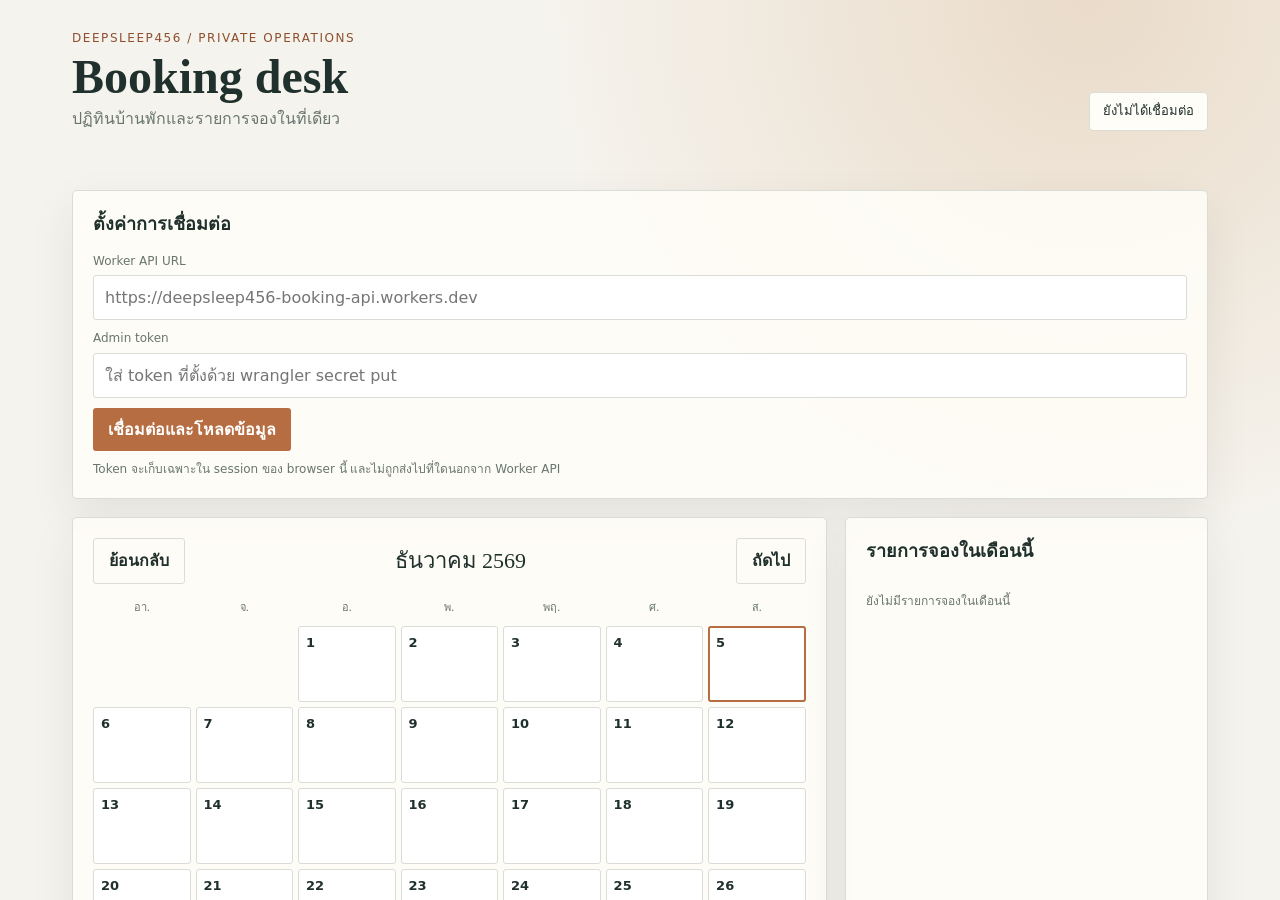
<file: admin/index.html>
<!doctype html>
<html lang="th">
<head>
<meta charset="utf-8">
<meta name="robots" content="noindex, nofollow">
<meta name="viewport" content="width=device-width, initial-scale=1">
<title>Deepsleep456 | Admin</title>
<style>html,body,iframe{width:100%;height:100%;margin:0;border:0;display:block}body{background:#f5f3ed}</style>
</head>
<body>
<iframe src="../booking-admin/" title="Deepsleep456 booking administration"></iframe>
</body>
</html>
</file>
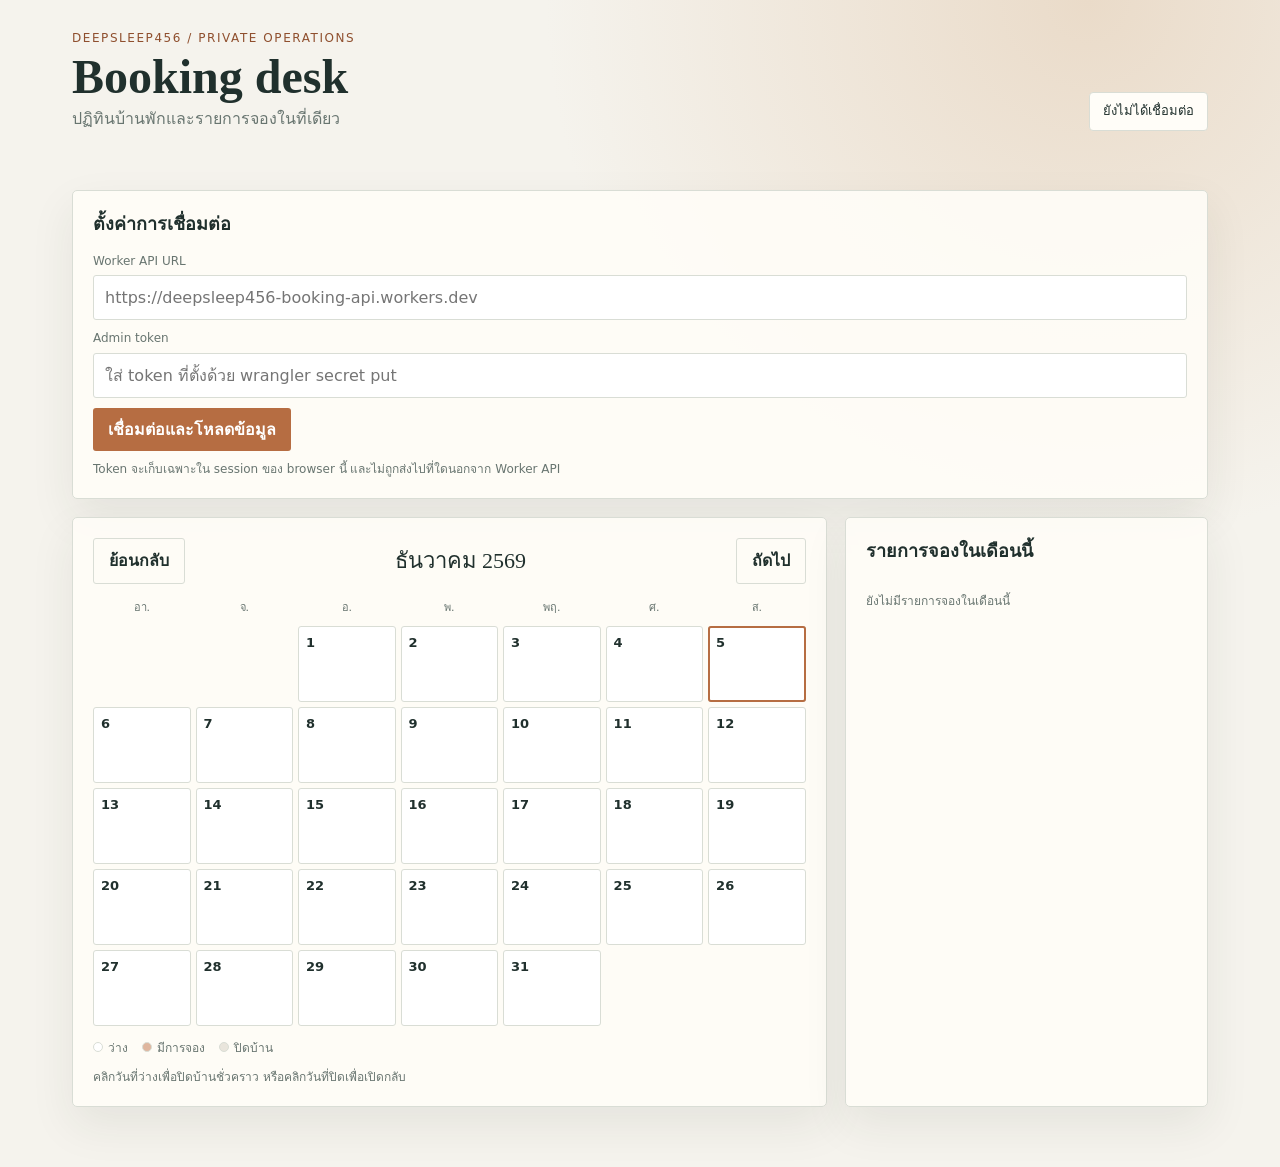
<file: booking-admin/index.html>
<!doctype html>
<html lang="th">
<head>
<meta charset="utf-8">
<meta name="robots" content="noindex, nofollow">
<meta name="viewport" content="width=device-width, initial-scale=1">
<title>Deepsleep456 | Booking Admin</title>
<style>
:root{--ink:#20302d;--muted:#687570;--paper:#f5f3ed;--panel:#fffdf8;--line:#d9ddd5;--accent:#b66d42;--accent-dark:#8f4f2e;--green:#31765b;--yellow:#c28a2c;--red:#b85448;--shadow:0 18px 45px rgba(35,48,43,.08)}
*{box-sizing:border-box}body{margin:0;background:radial-gradient(circle at 85% 0,#eadbc9 0,transparent 34%),var(--paper);color:var(--ink);font-family:Kanit,system-ui,sans-serif;line-height:1.45}main{max-width:1180px;margin:auto;padding:30px 22px 60px}.topbar{display:flex;justify-content:space-between;align-items:flex-end;gap:20px;margin-bottom:26px}.eyebrow{color:var(--accent-dark);font-size:12px;letter-spacing:.13em;text-transform:uppercase}.title{font-family:Georgia,serif;font-size:clamp(30px,5vw,48px);line-height:1;margin:6px 0}.subtitle{color:var(--muted);margin:0}.status{background:var(--panel);border:1px solid var(--line);padding:9px 13px;border-radius:4px;font-size:13px}.status.ok{color:var(--green)}.status.error{color:var(--red)}.grid{display:grid;grid-template-columns:1.35fr .65fr;gap:18px}.panel{background:rgba(255,253,248,.9);border:1px solid var(--line);box-shadow:var(--shadow);padding:20px;border-radius:5px}.panel h2{font-size:18px;margin:0 0 16px}.controls{display:flex;align-items:end;gap:10px;flex-wrap:wrap;margin-bottom:18px}.field{display:grid;gap:5px;flex:1;min-width:150px}.field label{font-size:12px;color:var(--muted)}input,button,select{font:inherit}input{width:100%;border:1px solid var(--line);background:#fff;padding:10px 11px;border-radius:3px;color:var(--ink)}button{border:0;border-radius:3px;padding:10px 15px;cursor:pointer;background:var(--accent);color:#fff;font-weight:600}button:hover{background:var(--accent-dark)}button.secondary{background:transparent;border:1px solid var(--line);color:var(--ink)}button.danger{background:transparent;border:1px solid rgba(184,84,72,.4);color:var(--red);padding:6px 9px;font-size:12px}.calendar-head{display:flex;justify-content:space-between;align-items:center;margin-bottom:11px}.month-label{font-family:Georgia,serif;font-size:22px}.calendar{display:grid;grid-template-columns:repeat(7,1fr);gap:5px}.weekday{text-align:center;font-size:11px;color:var(--muted);padding:5px 0}.day{min-height:76px;border:1px solid var(--line);background:#fff;padding:7px;border-radius:3px;display:flex;flex-direction:column;gap:4px;text-align:left;cursor:pointer;color:var(--ink)}.day:hover{border-color:var(--accent)}.day.empty{background:transparent;border-color:transparent;cursor:default}.day.today{outline:2px solid var(--accent);outline-offset:-2px}.day.booked{background:#f1ddd2;border-color:#dfb69e}.day.blocked{background:#e9e5dc;color:var(--muted);border-style:dashed}.day-number{font-size:13px;font-weight:600}.day-label{font-size:10px;line-height:1.2;color:var(--muted)}.legend{display:flex;gap:14px;flex-wrap:wrap;margin-top:14px;color:var(--muted);font-size:12px}.dot{display:inline-block;width:10px;height:10px;border-radius:50%;margin-right:5px;background:#fff;border:1px solid var(--line)}.dot.booked{background:#dfb69e}.dot.blocked{background:#e9e5dc}.list{display:grid;gap:9px}.booking{border-top:1px solid var(--line);padding-top:11px}.booking:first-child{border-top:0;padding-top:0}.booking-top{display:flex;justify-content:space-between;gap:10px}.booking-name{font-weight:600}.booking-meta,.empty{font-size:12px;color:var(--muted)}.badge{display:inline-block;font-size:11px;border-radius:20px;padding:3px 8px}.badge.pending{background:#f5e7c8;color:#8b641d}.badge.confirmed{background:#dcecdf;color:var(--green)}.badge.cancelled{background:#f3deda;color:var(--red)}.actions{display:flex;gap:7px;margin-top:8px}.settings{display:grid;gap:10px}.note{font-size:12px;color:var(--muted);margin:0}.hidden{display:none}.flash{font-size:13px;margin:0 0 14px;color:var(--green);min-height:19px}.flash.error{color:var(--red)}@media(max-width:800px){main{padding:20px 12px 40px}.topbar{align-items:flex-start;flex-direction:column}.grid{grid-template-columns:1fr}.day{min-height:62px;padding:5px}.day-label{font-size:9px}}
</style>
</head>
<body>
<main>
<header class="topbar"><div><div class="eyebrow">Deepsleep456 / private operations</div><h1 class="title">Booking desk</h1><p class="subtitle">ปฏิทินบ้านพักและรายการจองในที่เดียว</p></div><div id="connection" class="status">ยังไม่ได้เชื่อมต่อ</div></header>
<p id="flash" class="flash" aria-live="polite"></p>
<section class="panel" style="margin-bottom:18px"><h2>ตั้งค่าการเชื่อมต่อ</h2><div class="settings"><div class="field"><label for="api-url">Worker API URL</label><input id="api-url" type="url" placeholder="https://deepsleep456-booking-api.workers.dev"></div><div class="field"><label for="admin-token">Admin token</label><input id="admin-token" type="password" autocomplete="off" placeholder="ใส่ token ที่ตั้งด้วย wrangler secret put"></div><div><button id="connect">เชื่อมต่อและโหลดข้อมูล</button></div><p class="note">Token จะเก็บเฉพาะใน session ของ browser นี้ และไม่ถูกส่งไปที่ใดนอกจาก Worker API</p></div></section>
<div class="grid">
<section class="panel"><div class="calendar-head"><button class="secondary" id="previous" aria-label="เดือนก่อนหน้า">ย้อนกลับ</button><div class="month-label" id="month-label"></div><button class="secondary" id="next" aria-label="เดือนถัดไป">ถัดไป</button></div><div class="calendar" id="calendar"></div><div class="legend"><span><i class="dot"></i>ว่าง</span><span><i class="dot booked"></i>มีการจอง</span><span><i class="dot blocked"></i>ปิดบ้าน</span></div><p class="note" style="margin-top:12px">คลิกวันที่ว่างเพื่อปิดบ้านชั่วคราว หรือคลิกวันที่ปิดเพื่อเปิดกลับ</p></section>
<section class="panel"><h2>รายการจองในเดือนนี้</h2><div id="bookings" class="list"><p class="empty">เชื่อมต่อเพื่อโหลดข้อมูล</p></div></section>
</div>
</main>
<script>
(function(){'use strict';
var state={month:new Date(new Date().getFullYear(),new Date().getMonth(),1),bookings:[],blocked:[],api:sessionStorage.getItem('ds_api')||'',token:sessionStorage.getItem('ds_token')||''};
var apiInput=document.getElementById('api-url'),tokenInput=document.getElementById('admin-token'),connection=document.getElementById('connection'),calendar=document.getElementById('calendar'),bookings=document.getElementById('bookings'),flash=document.getElementById('flash');apiInput.value=state.api;tokenInput.value=state.token;
function pad(n){return String(n).padStart(2,'0')}function dateString(d){return d.getFullYear()+'-'+pad(d.getMonth()+1)+'-'+pad(d.getDate())}function escapeHtml(s){return String(s||'').replace(/[&<>"']/g,function(c){return {'&':'&amp;','<':'&lt;','>':'&gt;','"':'&quot;',"'":'&#039;'}[c]})}function monthRange(){var y=state.month.getFullYear(),m=state.month.getMonth();return {from:y+'-'+pad(m+1)+'-01',to:dateString(new Date(y,m+1,1))}}
function request(path,options){options=options||{};return fetch(state.api.replace(/\/$/,'')+path,Object.assign({headers:{Authorization:'Bearer '+state.token,'Content-Type':'application/json'}},options)).then(function(r){return r.json().then(function(data){if(!r.ok)throw new Error(data.error||'เรียก API ไม่สำเร็จ');return data})})}
function message(text,error){flash.textContent=text;flash.className='flash'+(error?' error':'')}
function load(){if(!state.api||!state.token){connection.textContent='ยังไม่ได้เชื่อมต่อ';connection.className='status';return}var range=monthRange();connection.textContent='กำลังโหลด...';Promise.all([request('/api/admin/bookings?from='+range.from+'&to='+range.to),request('/api/admin/blocked-dates?from='+range.from+'&to='+range.to)]).then(function(data){state.bookings=data[0].bookings||[];state.blocked=data[1].blockedDates||[];connection.textContent='เชื่อมต่อแล้ว';connection.className='status ok';render();message('อัปเดตข้อมูลล่าสุดแล้ว')}).catch(function(error){connection.textContent='เชื่อมต่อไม่สำเร็จ';connection.className='status error';message(error.message,true)})}
function render(){renderCalendar();renderBookings()}
function renderCalendar(){var y=state.month.getFullYear(),m=state.month.getMonth(),first=new Date(y,m,1),days=new Date(y,m+1,0).getDate(),today=dateString(new Date()),html=['<div class="weekday">อา.</div><div class="weekday">จ.</div><div class="weekday">อ.</div><div class="weekday">พ.</div><div class="weekday">พฤ.</div><div class="weekday">ศ.</div><div class="weekday">ส.</div>'];for(var blank=0;blank<first.getDay();blank++)html.push('<div class="day empty"></div>');for(var n=1;n<=days;n++){var date=y+'-'+pad(m+1)+'-'+pad(n),booking=state.bookings.find(function(item){return item.check_in<=date&&item.check_out>date&&item.status!=='cancelled'}),blocked=state.blocked.find(function(item){return item.date===date});var cls='day'+(date===today?' today':'')+(booking?' booked':'')+(blocked?' blocked':'');var label=booking?'จอง: '+escapeHtml(booking.customer_name):blocked?'ปิด: '+escapeHtml(blocked.reason||'ไม่ระบุ'):'';html.push('<button class="'+cls+'" data-date="'+date+'"><span class="day-number">'+n+'</span><span class="day-label">'+label+'</span></button>')}calendar.innerHTML=html.join('');document.getElementById('month-label').textContent=state.month.toLocaleDateString('th-TH',{month:'long',year:'numeric'});calendar.querySelectorAll('.day[data-date]').forEach(function(el){el.addEventListener('click',function(){toggleBlocked(el.getAttribute('data-date'))})})}
function renderBookings(){if(!state.bookings.length){bookings.innerHTML='<p class="empty">ยังไม่มีรายการจองในเดือนนี้</p>';return}bookings.innerHTML=state.bookings.map(function(b){return '<article class="booking"><div class="booking-top"><span class="booking-name">'+escapeHtml(b.customer_name)+'</span><span class="badge '+escapeHtml(b.status)+'">'+escapeHtml({pending:'รอยืนยัน',confirmed:'ยืนยันแล้ว',cancelled:'ยกเลิก'}[b.status]||b.status)+'</span></div><div class="booking-meta">'+escapeHtml(b.check_in)+' ถึง '+escapeHtml(b.check_out)+' · '+escapeHtml(b.guests)+' คน</div><div class="booking-meta">'+escapeHtml(b.customer_phone)+(b.note?' · '+escapeHtml(b.note):'')+'</div><div class="actions">'+(b.status==='pending'?'<button data-status="confirmed" data-id="'+b.id+'">ยืนยัน</button>':'')+(b.status!=='cancelled'?'<button class="danger" data-status="cancelled" data-id="'+b.id+'">ยกเลิก</button>':'')+'</div></article>'}).join('');bookings.querySelectorAll('button[data-status]').forEach(function(button){button.addEventListener('click',function(){changeStatus(button.dataset.id,button.dataset.status)})})}
function toggleBlocked(date){var existing=state.blocked.find(function(item){return item.date===date});if(existing){if(!confirm('เปิดวันที่ '+date+' กลับเป็นวันว่างหรือไม่?'))return;request('/api/admin/blocked-dates/'+date,{method:'DELETE'}).then(load).catch(function(e){message(e.message,true)})}else{var reason=prompt('เหตุผลที่ปิดวันที่ '+date+' (เช่น ปรับปรุงบ้าน)');if(reason===null)return;request('/api/admin/blocked-dates',{method:'POST',body:JSON.stringify({date:date,reason:reason})}).then(load).catch(function(e){message(e.message,true)})}}
function changeStatus(id,status){if(status==='cancelled'&&!confirm('ยกเลิกรายการจองนี้หรือไม่?'))return;request('/api/admin/bookings/'+id+'/status',{method:'PATCH',body:JSON.stringify({status:status})}).then(load).catch(function(e){message(e.message,true)})}
document.getElementById('connect').addEventListener('click',function(){state.api=apiInput.value.trim();state.token=tokenInput.value;sessionStorage.setItem('ds_api',state.api);sessionStorage.setItem('ds_token',state.token);load()});document.getElementById('previous').addEventListener('click',function(){state.month.setMonth(state.month.getMonth()-1);load()});document.getElementById('next').addEventListener('click',function(){state.month.setMonth(state.month.getMonth()+1);load()});render();
}());
</script>
</body>
</html>
</file>
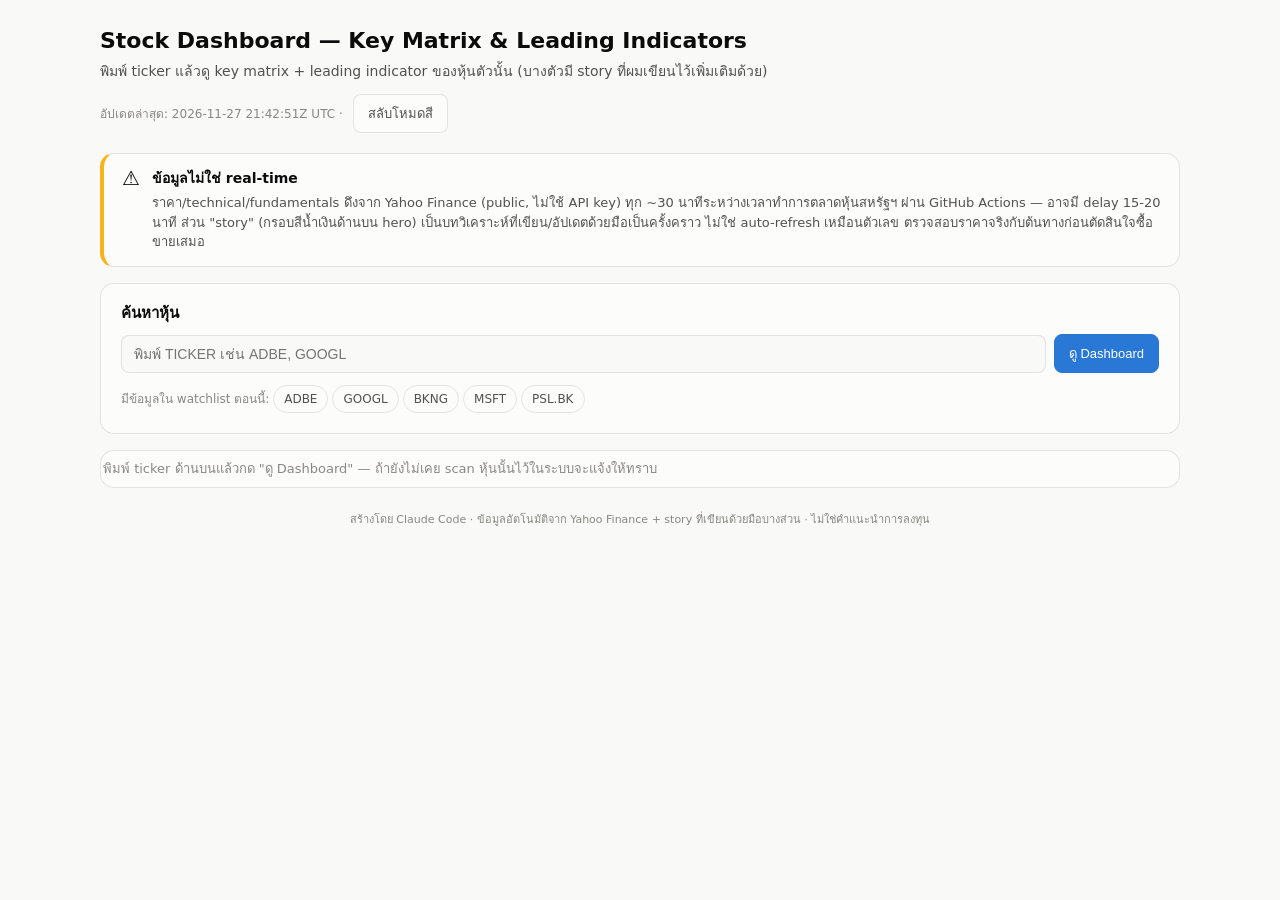
<file: dashboard/index.html>
<!doctype html>
<html lang="th">
<head>
<meta charset="utf-8">
<meta name="robots" content="noindex, nofollow">
<title>Stock Dashboard — Key Matrix &amp; Leading Indicators</title>
<meta name="viewport" content="width=device-width, initial-scale=1">
<style>
  /* ===== ดึงจาก scripts/dr_scan/page_template.html เพื่อให้หน้าตาตรงกับระบบเดิม ===== */
  :root{
    --surface-1:#fcfcfb; --page:#f9f9f7;
    --text-primary:#0b0b0b; --text-secondary:#52514e; --text-muted:#898781;
    --grid:#e1e0d9; --axis:#c3c2b7; --border:rgba(11,11,11,0.10);
    --series-1:#2a78d6; --series-2:#c9972c; --series-3:#a09d94;
    --good:#0ca30c; --warning:#fab219; --serious:#ec835a; --critical:#d03b3b;
    --card-radius:14px;
  }
  @media (prefers-color-scheme: dark){
    :root{
      --surface-1:#1a1a19; --page:#0d0d0d;
      --text-primary:#ffffff; --text-secondary:#c3c2b7; --text-muted:#898781;
      --grid:#2c2c2a; --axis:#383835; --border:rgba(255,255,255,0.10);
      --series-1:#3987e5; --series-2:#d9ab45; --series-3:#6f6d66;
    }
  }
  :root[data-theme="dark"]{
    --surface-1:#1a1a19; --page:#0d0d0d;
    --text-primary:#ffffff; --text-secondary:#c3c2b7; --text-muted:#898781;
    --grid:#2c2c2a; --axis:#383835; --border:rgba(255,255,255,0.10);
    --series-1:#3987e5; --series-2:#d9ab45; --series-3:#6f6d66;
  }
  :root[data-theme="light"]{
    --surface-1:#fcfcfb; --page:#f9f9f7;
    --text-primary:#0b0b0b; --text-secondary:#52514e; --text-muted:#898781;
    --grid:#e1e0d9; --axis:#c3c2b7; --border:rgba(11,11,11,0.10);
    --series-1:#2a78d6; --series-2:#c9972c; --series-3:#a09d94;
  }
  *{box-sizing:border-box;}
  body{margin:0;background:var(--page);color:var(--text-primary);font-family:system-ui,-apple-system,"Segoe UI",sans-serif;padding:24px;line-height:1.5;overflow-x:hidden;}
  .wrap{max-width:1080px;margin:0 auto;}
  header.page{margin-bottom:20px;}
  h1{font-size:22px;margin:0 0 4px;}
  .subtitle{color:var(--text-secondary);font-size:14px;margin:0 0 2px;}
  .meta{color:var(--text-muted);font-size:12px;}
  .card{background:var(--surface-1);border:1px solid var(--border);border-radius:var(--card-radius);padding:18px 20px;margin-bottom:16px;}
  .alert{background:var(--surface-1);border:1px solid var(--border);border-left:4px solid var(--warning);border-radius:var(--card-radius);padding:14px 18px;margin-bottom:16px;display:flex;gap:12px;align-items:flex-start;}
  .alert .icon{font-size:20px;line-height:1;}
  .alert .title{font-weight:600;font-size:14px;margin-bottom:4px;}
  .alert .body{font-size:13px;color:var(--text-secondary);}
  .btn{background:var(--surface-1);border:1px solid var(--border);color:var(--text-secondary);font-size:13px;padding:8px 14px;border-radius:8px;cursor:pointer;display:inline-block;text-decoration:none;}
  .btn:hover{color:var(--text-primary);}
  .btn.primary{background:var(--series-1);color:#fff;border-color:var(--series-1);}
  input[type=text]{background:var(--page);border:1px solid var(--border);border-radius:8px;color:var(--text-primary);padding:10px 12px;font-size:14px;}
  .search-row{display:flex;gap:8px;flex-wrap:wrap;align-items:center;}
  .search-row input[type=text]{flex:1;min-width:220px;text-transform:uppercase;}
  .section-title{font-size:15px;font-weight:600;margin:0 0 10px;}
  .stop-box{border:1px solid var(--border);border-left:4px solid var(--warning);border-radius:var(--card-radius);padding:14px 18px;background:var(--surface-1);}
  .stop-box .title{font-weight:600;font-size:13px;margin-bottom:6px;}
  .stop-box ul{margin:6px 0 0;padding-left:18px;font-size:12px;color:var(--text-secondary);}
  .badge{display:inline-block;font-size:11px;padding:2px 8px;border-radius:20px;font-weight:600;}
  .badge.good{background:rgba(12,163,12,0.15);color:var(--good);}
  .badge.warn{background:rgba(250,178,25,0.15);color:#a06d00;}
  @media (prefers-color-scheme: dark){ .badge.warn{color:var(--warning);} }
  .badge.serious{background:rgba(236,131,90,0.15);color:var(--serious);}
  .badge.critical{background:rgba(211,66,66,0.15);color:var(--critical);}
  .badge.open{background:rgba(42,120,214,0.15);color:var(--series-1);}
  .chip{display:inline-block;font-size:12px;padding:4px 10px;border-radius:20px;border:1px solid var(--border);color:var(--text-secondary);cursor:pointer;margin:2px 4px 2px 0;}
  .chip:hover{color:var(--text-primary);border-color:var(--series-1);}
  footer{font-size:11px;color:var(--text-muted);margin-top:24px;text-align:center;}

  .price-row{display:flex;align-items:baseline;gap:14px;flex-wrap:wrap;margin:10px 0 4px;}
  .price{font-size:36px;font-weight:700;font-variant-numeric:tabular-nums;}
  .delta{font-size:15px;font-weight:600;}
  .delta.up{color:var(--good);}
  .delta.down{color:var(--critical);}
  .subrange{color:var(--text-muted);font-size:12.5px;}

  .narrative{font-size:13.5px;color:var(--text-secondary);line-height:1.6;}
  .no-narrative{font-size:12.5px;color:var(--text-muted);font-style:italic;}

  .hero{border:1.5px solid var(--series-1);}
  .hero-top{display:flex;flex-wrap:wrap;align-items:center;justify-content:space-between;gap:8px;margin-bottom:10px;}
  .hero-title{font-size:15px;font-weight:700;}
  .hero-question{font-size:13.5px;color:var(--text-secondary);line-height:1.55;margin-bottom:14px;}
  .hero-grid{display:grid;grid-template-columns:repeat(auto-fit,minmax(200px,1fr));gap:12px;}
  .hero-item-label{font-size:11px;color:var(--text-muted);font-weight:600;text-transform:uppercase;letter-spacing:.03em;margin-bottom:3px;}
  .hero-item-value{font-size:15px;font-weight:700;line-height:1.3;}
  .hero-item-note{font-size:12px;color:var(--text-secondary);margin-top:2px;line-height:1.4;}

  .grid{display:grid;grid-template-columns:repeat(auto-fit,minmax(220px,1fr));gap:12px;}
  .tile{background:var(--page);border:1px solid var(--border);border-radius:10px;padding:12px 14px;}
  .tile-top{display:flex;justify-content:space-between;align-items:flex-start;gap:8px;margin-bottom:6px;}
  .tile-label{font-size:12px;color:var(--text-secondary);font-weight:600;line-height:1.3;}
  .tile-value{font-size:19px;font-weight:700;margin:2px 0 4px;font-variant-numeric:tabular-nums;}
  .tile-note{font-size:11.5px;color:var(--text-muted);line-height:1.4;}
  .cat-desc{font-size:12.5px;color:var(--text-secondary);margin:-4px 0 12px;}

  #results{display:none;}
  #results.show{display:block;}
  #empty-state{color:var(--text-muted);font-size:13px;padding:8px 2px;}

  @media (max-width:640px){
    body{padding:10px;}
    .card{padding:12px 14px;}
    h1{font-size:18px;}
    .price{font-size:28px;}
  }
</style>
</head>
<body>
<div class="wrap">

  <header class="page">
    <h1>Stock Dashboard — Key Matrix &amp; Leading Indicators</h1>
    <p class="subtitle">พิมพ์ ticker แล้วดู key matrix + leading indicator ของหุ้นตัวนั้น (บางตัวมี story ที่ผมเขียนไว้เพิ่มเติมด้วย)</p>
    <p class="meta">อัปเดตล่าสุด: <span id="scan-time"></span> · <button class="btn" id="toggle-theme" style="margin-left:6px;">สลับโหมดสี</button></p>
  </header>

  <div class="alert">
    <div class="icon">⚠️</div>
    <div>
      <div class="title">ข้อมูลไม่ใช่ real-time</div>
      <div class="body">ราคา/technical/fundamentals ดึงจาก Yahoo Finance (public, ไม่ใช้ API key) ทุก ~30 นาทีระหว่างเวลาทำการตลาดหุ้นสหรัฐฯ ผ่าน GitHub Actions — อาจมี delay 15-20 นาที ส่วน "story" (กรอบสีน้ำเงินด้านบน hero) เป็นบทวิเคราะห์ที่เขียน/อัปเดตด้วยมือเป็นครั้งคราว ไม่ใช่ auto-refresh เหมือนตัวเลข ตรวจสอบราคาจริงกับต้นทางก่อนตัดสินใจซื้อขายเสมอ</div>
    </div>
  </div>

  <div class="card">
    <p class="section-title">ค้นหาหุ้น</p>
    <div class="search-row">
      <input type="text" id="ticker-input" placeholder="พิมพ์ ticker เช่น ADBE, GOOGL" list="ticker-suggestions">
      <datalist id="ticker-suggestions"></datalist>
      <button class="btn primary" id="go-btn">ดู Dashboard</button>
    </div>
    <p style="margin:10px 0 0;font-size:12px;color:var(--text-muted);">มีข้อมูลใน watchlist ตอนนี้: <span id="chip-list"></span></p>
  </div>

  <div id="empty-state" class="card">พิมพ์ ticker ด้านบนแล้วกด "ดู Dashboard" — ถ้ายังไม่เคย scan หุ้นนั้นไว้ในระบบจะแจ้งให้ทราบ</div>

  <div id="results"></div>

  <footer>สร้างโดย Claude Code · ข้อมูลอัตโนมัติจาก Yahoo Finance + story ที่เขียนด้วยมือบางส่วน · ไม่ใช่คำแนะนำการลงทุน</footer>
</div>

<script>
(function(){
  "use strict";
  var DATA = {"ADBE": {"company": "Adobe Inc.", "exchange": "US", "price": "$234.79", "delta": "+0.84%", "deltaDir": "up", "range": "52-wk range $190.12 – $362.71", "sections": [{"title": "Growth &amp; Retention", "desc": "ตัวเลขที่บอกล่วงหน้าว่ารายได้อนาคตจะโตหรือชะลอ", "tiles": [{"label": "Ending ARR (Q2 FY26)", "value": "$27.1B", "note": "+12.5% YoY", "badge": "good"}, {"label": "Enterprise >$10M ARR", "value": ">20% YoY", "note": "โมเมนตัม enterprise แข็งแรง", "badge": "good"}, {"label": "2H FY26 organic ARR", "value": "ปรับลด ~$480M", "note": "เลื่อนขึ้นราคา + freemium shift", "badge": "warn"}]}, {"title": "AI Narrative", "desc": "ตัวขับเคลื่อนราคาหุ้นหลักปีนี้", "tiles": [{"label": "AI-first ARR", "value": ">$500M", "note": "โต 3 เท่า YoY", "badge": "good"}, {"label": "การแข่งขัน AI-native", "value": "แรงกดดันสูง", "note": "Canva/Figma/Midjourney/OpenAI", "badge": "critical"}]}, {"title": "Fundamentals (auto)", "desc": "คำนวณอัตโนมัติจาก Yahoo Finance ทุกรอบ scan", "tiles": [{"label": "Revenue Growth (YoY)", "value": "+12.9%", "note": "จาก Yahoo Finance quoteSummary", "badge": "good"}, {"label": "Gross Margin", "value": "89.3%", "note": "", "badge": "good"}, {"label": "Return on Equity", "value": "61.9%", "note": "", "badge": "good"}, {"label": "FCF Yield", "value": "10.1%", "note": "FCF / Enterprise Value", "badge": "good"}]}, {"title": "Valuation (auto)", "desc": "เกณฑ์ badge เป็น heuristic คร่าวๆ ไม่ใช่คำตัดสินว่าแพง/ถูก", "tiles": [{"label": "Trailing P/E", "value": "13.1x", "note": "", "badge": "good"}, {"label": "Forward P/E", "value": "8.6x", "note": "ประมาณการกำไรปีหน้า", "badge": "good"}, {"label": "PEG Ratio", "value": "1.53", "note": "PE เทียบกับอัตราการเติบโต — <1 มักถูกกว่าที่โต", "badge": "warn"}, {"label": "Price/Sales", "value": "3.5x", "note": "", "badge": "warn"}]}], "technical": [{"label": "50D vs 200D MA", "value": "Death cross", "note": "50D $241.68 < 200D $245.70", "badge": "critical"}, {"label": "RSI (14D)", "value": "47.2", "note": "Neutral", "badge": "good"}, {"label": "Position in 52-wk range", "value": "-35.3% จากจุดสูงสุด", "note": "+23.5% เหนือจุดต่ำสุด 52 สัปดาห์", "badge": "warn"}], "sentiment": [{"label": "Consensus rating", "value": "Hold", "note": "33 analysts", "badge": "warn"}, {"label": "Avg. price target", "value": "$266.91", "note": "ช่วง $140–$373 · +13.7% จากราคาปัจจุบัน", "badge": "good"}], "signal_summary": {"good": 11, "warn": 5, "serious": 0, "critical": 2}, "news": [], "scanned_at": "2026-11-27T21:42:49Z", "stale": false, "narrative": "Adobe กำลังอยู่ในจุดเปลี่ยนกลยุทธ์ครั้งใหญ่: ยอมลดเป้า ARR ครึ่งปีหลังลงเพื่อทุ่มไปกับ freemium (แจกฟรี Acrobat/Express ให้ฐานผู้ใช้ใหญ่ขึ้นก่อน แล้วค่อยแปลงเป็นลูกค้าจ่ายเงินทีหลัง) ตลาดยังไม่มั่นใจว่าแผนนี้จะได้ผลทันเวลา ก่อนที่คู่แข่ง AI-native อย่าง Canva/Figma/Midjourney จะแย่งส่วนแบ่งตลาด Creative Cloud ไปมากกว่านี้ — หุ้นเลยร่วงแรงกว่าที่ปัจจัยพื้นฐานบ่งชี้", "hero": {"title": "🎯 ARR Acceleration Watch — Q3 FY26", "question": "หลัง Adobe ลด 2H FY26 ARR guidance เพื่อทุ่มกลยุทธ์ freemium จะเร่ง ARR กลับมาตามเป้าได้หรือไม่ — ยังไม่มีคำตอบจนกว่าจะถึง earnings call ถัดไป", "items": [{"label": "FY26 Total ARR Growth Guide", "value": "10.2% YoY", "note": "รวม Semrush แล้ว"}, {"label": "Freemium MAU", "value": ">850M / ~90M", "note": "Acrobat+Express / Creative freemium"}, {"label": "Q3 FY26 Guidance", "value": "Rev $6.67–6.72B", "note": "สูงกว่า consensus เดิม"}, {"label": "ตัวกระตุ้นข่าวถัดไป", "value": "Q3 FY26 earnings", "note": "~ก.ย. 2026"}]}, "narrative_as_of": "2026-07-26", "narrative_sources": "Adobe Q2 FY2026 earnings release/call (manual research, ไม่ auto-refresh)"}, "GOOGL": {"company": "Alphabet Inc.", "exchange": "US", "price": "$274.96", "delta": "+0.68%", "deltaDir": "up", "range": "52-wk range $262.73 – $408.61", "sections": [{"title": "Segment Growth", "desc": "ธุรกิจแบบ diversified — ต้องดูแยกส่วน", "tiles": [{"label": "Total Revenue", "value": "$119.8B", "note": "+24% YoY", "badge": "good"}, {"label": "Search & Other Ads", "value": "+17% YoY", "note": "ชะลอตัวครั้งแรกใน 6 ไตรมาส", "badge": "warn"}, {"label": "Google Cloud", "value": "+82% YoY", "note": "Op. income $2.83B → $8.81B YoY", "badge": "good"}, {"label": "Cloud Backlog", "value": "$514B", "note": "+>$50B QoQ", "badge": "good"}]}, {"title": "AI Capex &amp; Monetization", "desc": "เงินลงทุน AI จะคุ้มค่าหรือกัดกินกำไรระยะสั้น", "tiles": [{"label": "FY2026 Capex", "value": "$195–205B", "note": "สูงกว่าคาด (~$186B)", "badge": "serious"}, {"label": "AI Overviews/Mode adoption", "value": "กำลังเปลี่ยนผ่าน", "note": "ยังไม่ชัดว่ากระทบ monetization แค่ไหน", "badge": "warn"}]}, {"title": "Fundamentals (auto)", "desc": "คำนวณอัตโนมัติจาก Yahoo Finance ทุกรอบ scan", "tiles": [{"label": "Revenue Growth (YoY)", "value": "+24.7%", "note": "จาก Yahoo Finance quoteSummary", "badge": "good"}, {"label": "Gross Margin", "value": "60.9%", "note": "", "badge": "good"}, {"label": "Return on Equity", "value": "44.3%", "note": "", "badge": "good"}, {"label": "FCF Yield", "value": "-0.0%", "note": "FCF / Enterprise Value", "badge": "warn"}]}, {"title": "Valuation (auto)", "desc": "เกณฑ์ badge เป็น heuristic คร่าวๆ ไม่ใช่คำตัดสินว่าแพง/ถูก", "tiles": [{"label": "Trailing P/E", "value": "14.4x", "note": "", "badge": "good"}, {"label": "Forward P/E", "value": "18.0x", "note": "ประมาณการกำไรปีหน้า", "badge": "good"}, {"label": "PEG Ratio", "value": "0.49", "note": "PE เทียบกับอัตราการเติบโต — <1 มักถูกกว่าที่โต", "badge": "good"}, {"label": "Price/Sales", "value": "7.2x", "note": "", "badge": "warn"}]}], "technical": [{"label": "50D vs 200D MA", "value": "Death cross", "note": "50D $316.79 < 200D $336.14", "badge": "critical"}, {"label": "RSI (14D)", "value": "38.3", "note": "Neutral", "badge": "good"}, {"label": "Position in 52-wk range", "value": "-32.7% จากจุดสูงสุด", "note": "+4.7% เหนือจุดต่ำสุด 52 สัปดาห์", "badge": "good"}], "sentiment": [{"label": "Consensus rating", "value": "Strong Buy", "note": "54 analysts", "badge": "good"}, {"label": "Avg. price target", "value": "$395.11", "note": "ช่วง $300–$500 · +43.7% จากราคาปัจจุบัน", "badge": "good"}], "signal_summary": {"good": 13, "warn": 4, "serious": 1, "critical": 1}, "news": [{"title": "Alphabet Down Nearly 20%: What Would Its CEO Say?", "publisher": "Trefis", "link": "https://finance.yahoo.com/markets/stocks/articles/alphabet-down-nearly-20-ceo-202513514.html", "published_at": "2026-11-27"}, {"title": "Alphabet Stocks Move Lower as Record Credit Spreads Shadow AI Spending", "publisher": "GuruFocus.com", "link": "https://finance.yahoo.com/markets/stocks/articles/alphabet-stocks-move-lower-record-191839414.html", "published_at": "2026-11-27"}], "scanned_at": "2026-11-27T21:42:49Z", "stale": false, "narrative": "Alphabet กำลังพนันครั้งใหญ่กับ AI: ทุ่มงบ capex ปีนี้สูงถึง $195-205B สร้างศูนย์ข้อมูล ขณะที่ Search ซึ่งเป็นเครื่องทำเงินหลักเพิ่งเริ่มชะลอตัวเป็นครั้งแรกในรอบปีครึ่ง จากการที่ผู้ใช้เปลี่ยนพฤติกรรมไปใช้ AI Overviews/AI Mode และแชทบอทคู่แข่งมากขึ้น แต่ Google Cloud กำลังโตแรงสวนทาง (backlog แตะ 5 แสนล้านดอลลาร์) คำถามคือฝั่ง Cloud จะโตทันชดเชยฝั่ง Search และพิสูจน์ว่าเงินก้อนมหาศาลที่ทุ่มลงทุนคุ้มค่าจริงหรือไม่", "hero": {"title": "🎯 AI Capex Bet: Search Deceleration vs. Cloud Acceleration", "question": "Cloud ที่กำลังเร่งตัวแรงจะโตเร็วพอมาชดเชย Search ที่เริ่มชะลอ และพิสูจน์ผลตอบแทนจาก capex ก้อนใหญ่นี้ได้ทันเวลาก่อนตลาดหมดความอดทนหรือไม่", "items": [{"label": "Search & Other Ads (Q2 FY26)", "value": "$63.3B · +17% YoY", "note": "ชะลอตัวครั้งแรกในรอบ 6 ไตรมาส"}, {"label": "Google Cloud (Q2 FY26)", "value": "$24.77B · +82% YoY", "note": "Backlog $514B (+$50B QoQ)"}, {"label": "FY2026 Capex Guidance", "value": "$195–205B", "note": "สูงกว่าที่นักวิเคราะห์คาด"}, {"label": "ตัวกระตุ้นข่าวถัดไป", "value": "Q3 FY26 earnings", "note": "จับตา Search growth"}]}, "narrative_as_of": "2026-07-26", "narrative_sources": "Alphabet Q2 FY2026 earnings release, Futurum Group, CNBC, Seeking Alpha (manual research, ไม่ auto-refresh)"}, "BKNG": {"company": "Booking Holdings Inc.", "exchange": "US", "price": "$150.39", "delta": "+0.60%", "deltaDir": "up", "range": "52-wk range $143.55 – $220.81", "sections": [{"title": "Growth &amp; Marketplace Health", "desc": "ตัวเลขที่บอกล่วงหน้าว่าธุรกิจ OTA core ยังแข็งแรงหรือชะลอ", "tiles": [{"label": "Gross Bookings Growth (Q1)", "value": "+15% YoY", "note": "+8% constant currency", "badge": "good"}, {"label": "Revenue Growth (Q1)", "value": "+16% YoY", "note": "+10% constant currency", "badge": "good"}, {"label": "FY26 Gross Bookings Guide", "value": "High-single / low-double digit %", "note": "Adjusted EBITDA คาดโตเร็วกว่ารายได้", "badge": "warn"}]}, {"title": "AI Disintermediation Risk", "desc": "ความเสี่ยงที่ AI agent จะตัด OTA ออกจากตรงกลางการจอง", "tiles": [{"label": "AI agent threat level", "value": "ยังไม่ชัดเจน", "note": "OpenAI ถอยจาก direct checkout แต่ความเสี่ยงระยะยาวยังอยู่", "badge": "warn"}, {"label": "Booking's counter-strategy", "value": "Connected trip + Genius ecosystem", "note": "พยายามผูกผู้ใช้ไว้ในระบบตัวเอง ผ่าน partnership กับ OpenAI/Anthropic/Google/Amazon", "badge": "warn"}]}, {"title": "Fundamentals (auto)", "desc": "คำนวณอัตโนมัติจาก Yahoo Finance ทุกรอบ scan", "tiles": [{"label": "Revenue Growth (YoY)", "value": "-1.3%", "note": "จาก Yahoo Finance quoteSummary", "badge": "critical"}, {"label": "Gross Margin", "value": "87.2%", "note": "", "badge": "good"}, {"label": "FCF Yield", "value": "6.5%", "note": "FCF / Enterprise Value", "badge": "good"}]}, {"title": "Valuation (auto)", "desc": "เกณฑ์ badge เป็น heuristic คร่าวๆ ไม่ใช่คำตัดสินว่าแพง/ถูก", "tiles": [{"label": "Trailing P/E", "value": "16.3x", "note": "", "badge": "good"}, {"label": "Forward P/E", "value": "12.3x", "note": "ประมาณการกำไรปีหน้า", "badge": "good"}, {"label": "PEG Ratio", "value": "0.17", "note": "PE เทียบกับอัตราการเติบโต — <1 มักถูกกว่าที่โต", "badge": "good"}, {"label": "Price/Sales", "value": "4.0x", "note": "", "badge": "warn"}]}], "technical": [{"label": "50D vs 200D MA", "value": "Death cross", "note": "50D $157.97 < 200D $173.18", "badge": "critical"}, {"label": "RSI (14D)", "value": "43.3", "note": "Neutral", "badge": "good"}, {"label": "Position in 52-wk range", "value": "-31.9% จากจุดสูงสุด", "note": "+4.8% เหนือจุดต่ำสุด 52 สัปดาห์", "badge": "good"}], "sentiment": [{"label": "Consensus rating", "value": "Buy", "note": "34 analysts", "badge": "good"}, {"label": "Avg. price target", "value": "$215.06", "note": "ช่วง $150–$267 · +43.0% จากราคาปัจจุบัน", "badge": "good"}], "signal_summary": {"good": 11, "warn": 4, "serious": 0, "critical": 2}, "news": [{"title": "Can Booking Holdings Stock Hit $210?", "publisher": "Trefis", "link": "https://finance.yahoo.com/markets/stocks/articles/booking-holdings-stock-hit-210-124735888.html", "published_at": "2026-11-27"}, {"title": "Four in five developers in Southeast Asia and India now work under AI usage limits, Agoda report finds", "publisher": "PR Newswire", "link": "https://finance.yahoo.com/technology/ai/articles/four-five-developers-southeast-asia-030000855.html", "published_at": "2026-11-27"}, {"title": "Encore Season: Agoda Sees Searches for Jakarta Stays More Than Triple as the BTS World Tour 'Arirang' Heads to Southeast Asia", "publisher": "PR Newswire", "link": "https://finance.yahoo.com/media-advertising/articles/encore-season-agoda-sees-searches-020000646.html", "published_at": "2026-11-27"}, {"title": "What Are Wall Street Analysts' Target Price for Booking Holdings Stock?", "publisher": "Barchart", "link": "https://finance.yahoo.com/markets/stocks/articles/wall-street-analysts-target-price-143410092.html", "published_at": "2026-11-26"}, {"title": "Agoda's Eco Deals Reaches US$1.5 Million Donation Target Ahead of Schedule, Raises US$4.39 Million for Conservation Across Asia", "publisher": "PR Newswire", "link": "https://finance.yahoo.com/small-business/articles/agodas-eco-deals-reaches-us-010000560.html", "published_at": "2026-11-26"}], "scanned_at": "2026-11-27T21:42:49Z", "stale": false, "narrative": "Booking Holdings (เจ้าของ Booking.com, Priceline, Agoda, Kayak) ร่วงลงมาแล้วราว 15% ตั้งแต่ต้นปี ส่วนใหญ่จากความกลัวว่า AI agent (เช่น ChatGPT, Gemini) จะกลายเป็น \"ประตูหน้า\" ในการจองทริปแทน OTA ทำให้ Booking กลายเป็นแค่ผู้ให้บริการหลังบ้านที่ถูกบีบมาร์จิ้น ข่าวดีคือเดือนมีนาคม 2026 OpenAI ประกาศถอยจากการให้ ChatGPT เช็คเอาต์ตรงเพราะผู้ใช้ค้นข้อมูลในแชทแต่ไปจ่ายเงินที่แอปอื่น ทำให้หุ้นกลุ่ม OTA เด้งแรง (BKNG +8% วันเดียว) คำถามคือความกลัวเรื่อง AI disintermediation นี้ถูกราคาไปมากพอหรือยัง และไตรมาสหน้าการเติบโตจะฟื้นจากที่ guide ไว้ต่ำแค่ไหน", "hero": {"title": "🎯 AI Disintermediation Fear vs. Growth Deceleration — Q2 FY26", "question": "หุ้นร่วง 15% YTD หลักๆ จาก AI agent disruption fear (แม้ OpenAI จะถอยจาก direct checkout แล้ว) ขณะเดียวกัน guidance ไตรมาส 2 เองก็ชะลอจาก room nights +5.9% เหลือ guide แค่ +2-4% (ส่วนหนึ่งจากผลกระทบความขัดแย้งตะวันออกกลาง) ต้องแยกให้ออกว่าราคาที่ร่วงมาสะท้อนความกลัวเกินจริงหรือสะท้อนการชะลอตัวจริงกันแน่", "items": [{"label": "Q1 FY26 Room Nights", "value": "338M · +5.9% YoY", "note": "Gross bookings +15% YoY"}, {"label": "Q2 FY26 Guidance", "value": "Room nights +2-4%", "note": "ชะลอจาก Q1 ส่วนหนึ่งจาก Middle East conflict"}, {"label": "OpenAI checkout retreat", "value": "มี.ค. 2026", "note": "BKNG +8% วันเดียวหลังข่าว — คลายกังวล AI disintermediation ชั่วคราว"}, {"label": "ตัวกระตุ้นข่าวถัดไป", "value": "Q2 FY26 earnings", "note": "4 ส.ค. 2026 — consensus EPS $2.50, revenue $7.33B"}]}, "narrative_as_of": "2026-07-26", "narrative_sources": "Booking Holdings Q1 FY2026 earnings release, PhocusWire, Skift, Seeking Alpha (manual research, ไม่ auto-refresh)"}, "MSFT": {"company": "Microsoft Corporation", "exchange": "US", "price": "$492.85", "delta": "+0.60%", "deltaDir": "up", "range": "52-wk range $349.20 – $559.15", "sections": [{"title": "Fundamentals (auto)", "desc": "คำนวณอัตโนมัติจาก Yahoo Finance ทุกรอบ scan", "tiles": [{"label": "Revenue Growth (YoY)", "value": "+18.8%", "note": "จาก Yahoo Finance quoteSummary", "badge": "good"}, {"label": "Gross Margin", "value": "67.7%", "note": "", "badge": "good"}, {"label": "Return on Equity", "value": "34.2%", "note": "", "badge": "good"}, {"label": "FCF Yield", "value": "0.1%", "note": "FCF / Enterprise Value", "badge": "good"}]}, {"title": "Valuation (auto)", "desc": "เกณฑ์ badge เป็น heuristic คร่าวๆ ไม่ใช่คำตัดสินว่าแพง/ถูก", "tiles": [{"label": "Trailing P/E", "value": "25.7x", "note": "", "badge": "good"}, {"label": "Forward P/E", "value": "20.4x", "note": "ประมาณการกำไรปีหน้า", "badge": "good"}, {"label": "PEG Ratio", "value": "1.56", "note": "PE เทียบกับอัตราการเติบโต — <1 มักถูกกว่าที่โต", "badge": "warn"}, {"label": "Price/Sales", "value": "10.6x", "note": "", "badge": "warn"}]}], "technical": [{"label": "50D vs 200D MA", "value": "Golden trend", "note": "50D $519.45 > 200D $445.33", "badge": "good"}, {"label": "RSI (14D)", "value": "40.4", "note": "Neutral", "badge": "good"}, {"label": "Position in 52-wk range", "value": "-11.9% จากจุดสูงสุด", "note": "+41.1% เหนือจุดต่ำสุด 52 สัปดาห์", "badge": "warn"}], "sentiment": [{"label": "Consensus rating", "value": "Strong Buy", "note": "54 analysts", "badge": "good"}, {"label": "Avg. price target", "value": "$637.36", "note": "ช่วง $440–$870 · +29.3% จากราคาปัจจุบัน", "badge": "good"}], "signal_summary": {"good": 10, "warn": 3, "serious": 0, "critical": 0}, "news": [{"title": "Microsoft Stocks Rise 0.26% as Code Red Targets One-Hour Outage Recovery", "publisher": "GuruFocus.com", "link": "https://finance.yahoo.com/markets/stocks/articles/microsoft-stocks-rise-0-26-182320294.html", "published_at": "2026-11-27"}, {"title": "Did Billionaire Bill Ackman Lose Confidence in Microsoft? The Answer Might Surprise You", "publisher": "Motley Fool", "link": "https://finance.yahoo.com/markets/stocks/articles/did-billionaire-bill-ackman-lose-172002965.html", "published_at": "2026-11-27"}], "scanned_at": "2026-11-27T21:42:49Z", "stale": false}, "PSL.BK": {"company": "Precious Shipping Public Company Limited", "exchange": "SET", "price": "฿8.48", "delta": "+2.66%", "deltaDir": "up", "range": "52-wk range ฿5.70 – ฿11.40", "sections": [{"title": "Fundamentals (auto)", "desc": "คำนวณอัตโนมัติจาก Yahoo Finance ทุกรอบ scan", "tiles": [{"label": "Revenue Growth (YoY)", "value": "+49.6%", "note": "จาก Yahoo Finance quoteSummary", "badge": "good"}, {"label": "Gross Margin", "value": "66.7%", "note": "", "badge": "good"}, {"label": "Return on Equity", "value": "10.6%", "note": "", "badge": "good"}, {"label": "FCF Yield", "value": "-21.9%", "note": "FCF / Enterprise Value", "badge": "warn"}]}, {"title": "Valuation (auto)", "desc": "เกณฑ์ badge เป็น heuristic คร่าวๆ ไม่ใช่คำตัดสินว่าแพง/ถูก", "tiles": [{"label": "Trailing P/E", "value": "7.5x", "note": "", "badge": "good"}, {"label": "Forward P/E", "value": "21.4x", "note": "ประมาณการกำไรปีหน้า", "badge": "good"}, {"label": "PEG Ratio", "value": "8.61", "note": "PE เทียบกับอัตราการเติบโต — <1 มักถูกกว่าที่โต", "badge": "critical"}, {"label": "Price/Sales", "value": "1.8x", "note": "", "badge": "warn"}]}], "technical": [{"label": "50D vs 200D MA", "value": "Golden trend", "note": "50D ฿9.34 > 200D ฿8.16", "badge": "good"}, {"label": "RSI (14D)", "value": "42.8", "note": "Neutral", "badge": "good"}, {"label": "Position in 52-wk range", "value": "-25.6% จากจุดสูงสุด", "note": "+48.8% เหนือจุดต่ำสุด 52 สัปดาห์", "badge": "warn"}], "sentiment": [{"label": "Consensus rating", "value": "Hold", "note": "2 analysts", "badge": "warn"}, {"label": "Avg. price target", "value": "฿8.90", "note": "ช่วง ฿7–฿11 · +5.0% จากราคาปัจจุบัน", "badge": "good"}], "signal_summary": {"good": 8, "warn": 4, "serious": 0, "critical": 1}, "news": [{"title": "PSL ตั้งกิจการร่วมค้า 5 แห่ง ในประเทศสิงคโปร์ เพื่อถือครองและบริหารจัดการการ ดำเนินงานเรือ 5 ลำ", "publisher": "HOI", "link": "https://www.hooninside.com/news-feed/424569/view/", "published_at": "2026-11-27"}, {"title": "PSL ปักธงขยายธุรกิจเดินเรือ ตั้งกิจการร่วมค้า 5 แห...", "publisher": "MITIHOON", "link": "https://www.mitihoon.com/2026/11/27/700465/", "published_at": "2026-11-27"}, {"title": "PSL รายงานการจัดตั้งกิจการร่วมค้าจำนวน 5 แห่ง", "publisher": "SET", "link": "https://www.set.or.th/th/market/news-and-alert/newsdetails?id=108310901&symbol=PSL", "published_at": "2026-11-27"}, {"title": "PSL SEC News : สรุปแบบ 59 ประจำวันที่ 24 พฤศจิกายน 2569", "publisher": "SET", "link": "https://www.set.or.th/th/market/news-and-alert/newsdetails?id=108262501&symbol=PSL", "published_at": "2026-11-25"}, {"title": "วันที่ 18/11/2569 นาย วาสุเดวัน นีลากันตัน ซื้อ 530 ใบแสดงสิทธิในผลประโยชน์ที่เกิดจากหลักทรัพย์อ้างอิงไทย (NVDR)อ้างอิง หุ้นสามัญ บริษัท พรีเชียส ชิพปิ้ง จำกัด (มหาชน) บมจ.(PSL) ที่ราคา 8.39บาท", "publisher": "SEC", "link": "https://market.sec.or.th/r59/th/report?batchNo=592003912611&transId=165892_2_1&reporter=CTRL_P_0000034865&executor=TEMP_P_9000001368", "published_at": "2026-11-24"}], "scanned_at": "2026-11-27T21:42:51Z", "stale": false}};

  var latestScan = null;
  Object.keys(DATA).forEach(function(t){
    var s = DATA[t].scanned_at;
    if(s && (!latestScan || s > latestScan)) latestScan = s;
  });
  document.getElementById('scan-time').textContent = latestScan ? latestScan.replace('T',' ').split('.')[0] + ' UTC' : 'ไม่ทราบ';

  var input = document.getElementById('ticker-input');
  var goBtn = document.getElementById('go-btn');
  var resultsEl = document.getElementById('results');
  var emptyEl = document.getElementById('empty-state');
  var chipList = document.getElementById('chip-list');
  var suggestions = document.getElementById('ticker-suggestions');

  Object.keys(DATA).forEach(function(t){
    var chip = document.createElement('span');
    chip.className = 'chip';
    chip.textContent = t;
    chip.addEventListener('click', function(){ input.value = t; render(t); });
    chipList.appendChild(chip);
    var opt = document.createElement('option');
    opt.value = t;
    suggestions.appendChild(opt);
  });

  function escapeHtml(s){
    return (s||'').replace(/&/g,'&amp;').replace(/</g,'&lt;').replace(/>/g,'&gt;').replace(/"/g,'&quot;');
  }

  function badgeLabel(b){
    return {good:'GOOD', warn:'WATCH', serious:'RISK', critical:'RISK'}[b] || (b||'').toUpperCase();
  }

  function tileHtml(t){
    return '<div class="tile"><div class="tile-top"><span class="tile-label">' + escapeHtml(t.label) +
      '</span><span class="badge ' + t.badge + '">' + badgeLabel(t.badge) + '</span></div>' +
      '<div class="tile-value">' + escapeHtml(t.value) + '</div><div class="tile-note">' + escapeHtml(t.note||'') + '</div></div>';
  }

  function heroItemHtml(it){
    return '<div><div class="hero-item-label">' + escapeHtml(it.label) + '</div>' +
      '<div class="hero-item-value">' + escapeHtml(it.value) + '</div>' +
      '<div class="hero-item-note">' + escapeHtml(it.note||'') + '</div></div>';
  }

  function render(ticker){
    var d = DATA[ticker.toUpperCase()];
    if(!d){
      resultsEl.classList.remove('show');
      emptyEl.style.display = 'block';
      emptyEl.textContent = 'ยังไม่มีข้อมูลหุ้น "' + ticker.toUpperCase() + '" ในระบบ — มีให้ลองแค่ ' + Object.keys(DATA).join(', ') + ' ตอนนี้ (เพิ่ม ticker ใหม่ได้ที่ scripts/dashboard_scan/watchlist.json)';
      return;
    }
    emptyEl.style.display = 'none';
    var html = '';

    html += '<div class="card"><div class="price-row"><span class="ticker" style="font-size:22px;font-weight:700;">' + escapeHtml(ticker.toUpperCase()) + '</span>' +
      '<span style="color:var(--text-secondary);font-size:14px;">' + escapeHtml(d.company) + '</span>' +
      (d.stale ? '<span class="badge warn">STALE — scan ล่าสุดล้มเหลว แสดงข้อมูลเก่า</span>' : '') + '</div>' +
      '<div class="price-row"><span class="price">' + escapeHtml(d.price) + '</span>' +
      (d.delta ? '<span class="delta ' + d.deltaDir + '">' + (d.deltaDir==='up'?'▲':'▼') + ' ' + escapeHtml(d.delta) + '</span>' : '') +
      '<span class="subrange">' + escapeHtml(d.range||'') + '</span></div>';
    if(d.signal_summary){
      var sig = d.signal_summary;
      html += '<div style="display:flex;gap:8px;flex-wrap:wrap;margin:6px 0 10px;">' +
        (sig.good ? '<span class="badge good">✅ ' + sig.good + ' Good</span>' : '') +
        (sig.warn ? '<span class="badge warn">⚠️ ' + sig.warn + ' Watch</span>' : '') +
        ((sig.serious + sig.critical) ? '<span class="badge critical">🔴 ' + (sig.serious + sig.critical) + ' Risk</span>' : '') +
        '</div>';
    }
    if(d.narrative){
      html += '<p class="narrative">📖 <b>Story:</b> ' + escapeHtml(d.narrative) +
        (d.narrative_as_of ? ' <span style="color:var(--text-muted);font-size:11px;">(เขียนไว้ ณ ' + escapeHtml(d.narrative_as_of) + ' — ไม่ auto-refresh)</span>' : '') + '</p>';
    } else {
      html += '<p class="no-narrative">ยังไม่มี curated narrative สำหรับหุ้นนี้ — แสดงเฉพาะข้อมูลเชิงปริมาณอัตโนมัติด้านล่าง</p>';
    }
    html += '</div>';

    if(d.hero){
      html += '<div class="card hero"><div class="hero-top"><span class="hero-title">' + escapeHtml(d.hero.title) + '</span><span class="badge open">OPEN QUESTION</span></div>' +
        '<div class="hero-question">' + escapeHtml(d.hero.question) + '</div>' +
        '<div class="hero-grid">' + (d.hero.items||[]).map(heroItemHtml).join('') + '</div></div>';
    }

    (d.sections||[]).forEach(function(s){
      html += '<div class="card"><p class="section-title">' + s.title + '</p>' +
        (s.desc ? '<p class="cat-desc">' + escapeHtml(s.desc) + '</p>' : '') +
        '<div class="grid">' + (s.tiles||[]).map(tileHtml).join('') + '</div></div>';
    });

    if(d.technical && d.technical.length){
      html += '<div class="card"><p class="section-title">Technical / Market Signal</p><div class="grid">' + d.technical.map(tileHtml).join('') + '</div></div>';
    }
    if(d.sentiment && d.sentiment.length){
      html += '<div class="card"><p class="section-title">Sentiment &amp; Analyst View</p><div class="grid">' + d.sentiment.map(tileHtml).join('') + '</div></div>';
    }

    if(d.news && d.news.length){
      html += '<div class="card"><p class="section-title">Recent News</p><div style="display:flex;flex-direction:column;gap:10px;">' +
        d.news.map(function(n){
          return '<div><a href="' + escapeHtml(n.link) + '" target="_blank" rel="noopener" style="color:var(--text-primary);font-size:13.5px;font-weight:600;text-decoration:none;">' + escapeHtml(n.title) + '</a>' +
            '<div style="font-size:11.5px;color:var(--text-muted);margin-top:2px;">' + escapeHtml(n.publisher) + ' · ' + escapeHtml(n.published_at) + '</div></div>';
        }).join('') + '</div></div>';
    }

    html += '<div class="card stop-box"><div class="title">🛑 STOP — จุดตรวจสอบก่อนเชื่อ</div><ul>' +
      '<li>ราคา/technical/fundamentals ดึงอัตโนมัติจาก Yahoo Finance — อาจ delay 15-20 นาที ไม่ใช่ real-time เป๊ะ</li>' +
      (d.narrative ? '<li>Story ด้านบนเขียนด้วยมือ ณ ' + escapeHtml(d.narrative_as_of||'') + ' — ต้องขอให้อัปเดตใหม่ถ้าจะใช้ตัดสินใจปัจจุบัน (แหล่งข้อมูล: ' + escapeHtml(d.narrative_sources||'') + ')</li>' : '') +
      '<li>เนื้อหาเพื่อการติดตามข้อมูล ไม่ใช่คำแนะนำการลงทุน</li></ul></div>';

    resultsEl.innerHTML = html;
    resultsEl.classList.add('show');
  }

  goBtn.addEventListener('click', function(){ render(input.value.trim()); });
  input.addEventListener('keydown', function(e){ if(e.key === 'Enter') render(input.value.trim()); });

  var themeBtn = document.getElementById('toggle-theme');
  themeBtn.addEventListener('click', function(){
    var root = document.documentElement;
    var cur = root.getAttribute('data-theme');
    root.setAttribute('data-theme', cur === 'dark' ? 'light' : 'dark');
  });
})();
</script>
</body>
</html>
</file>
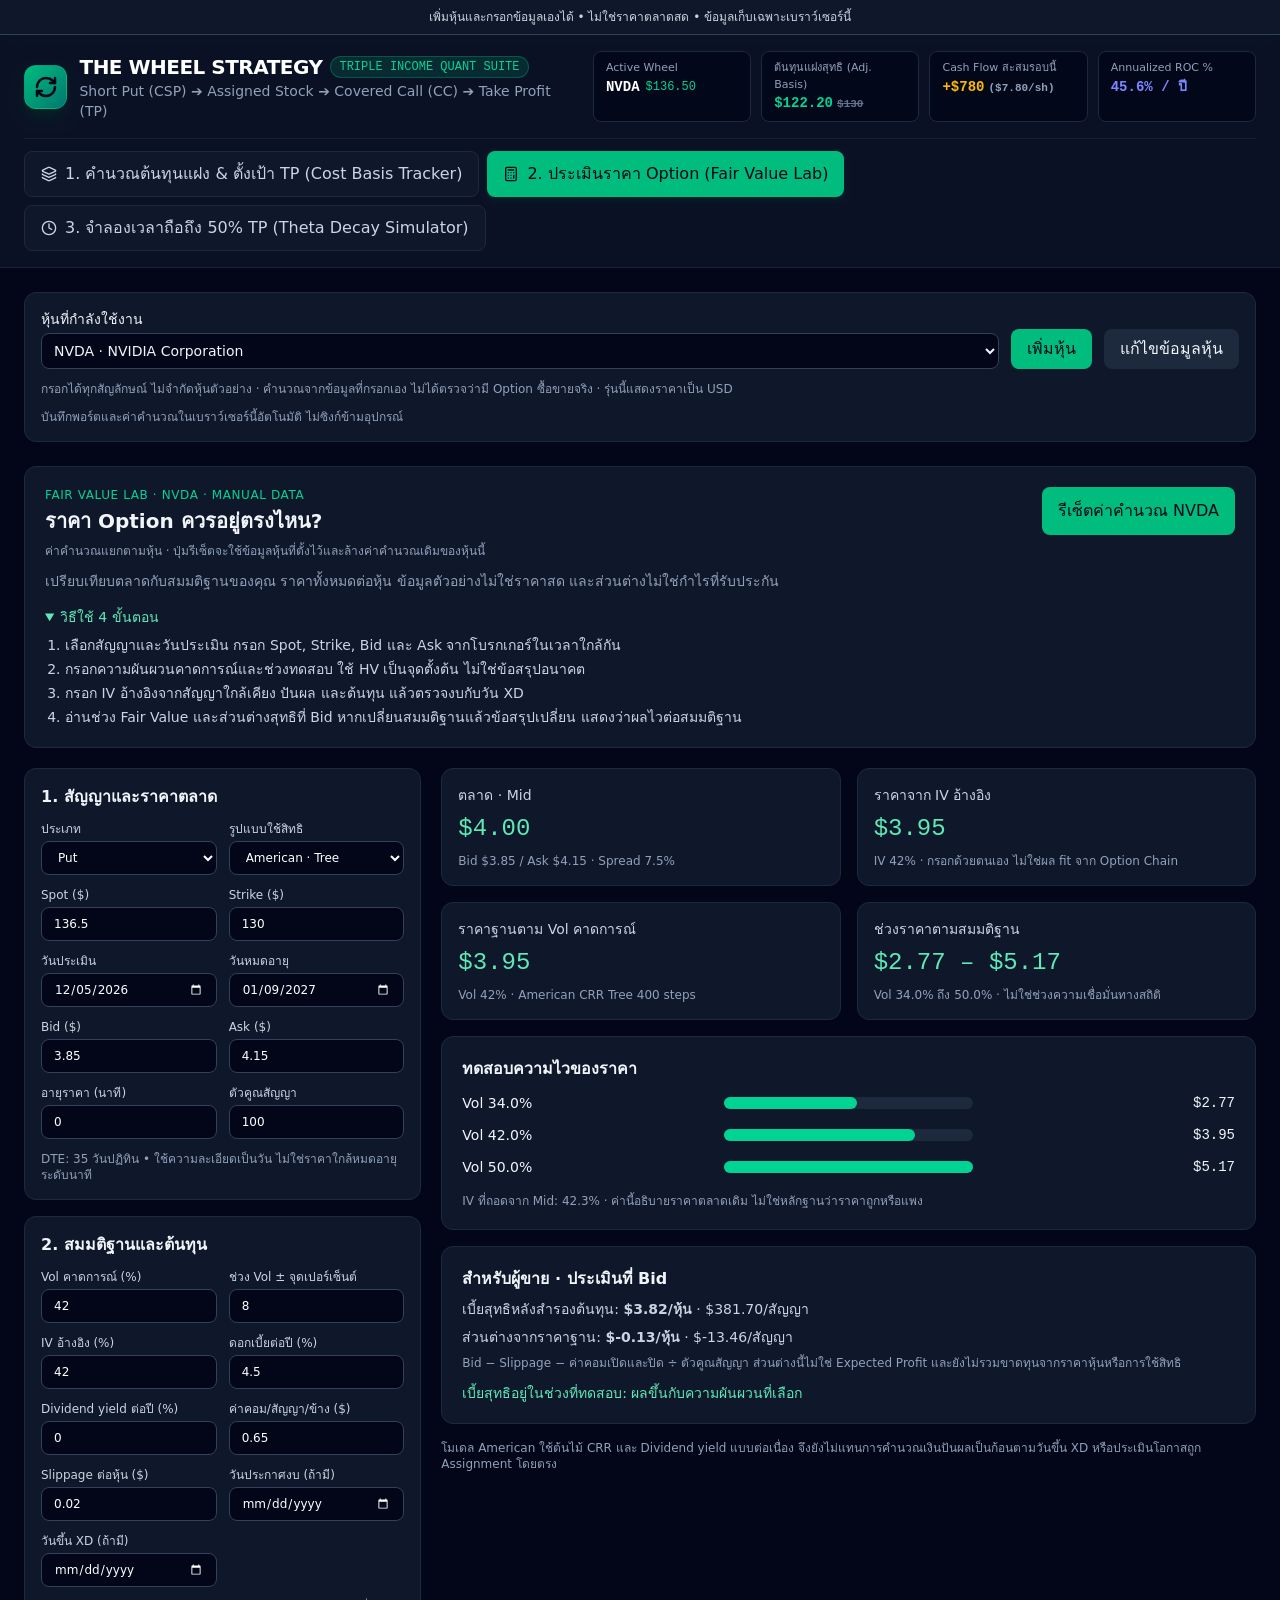
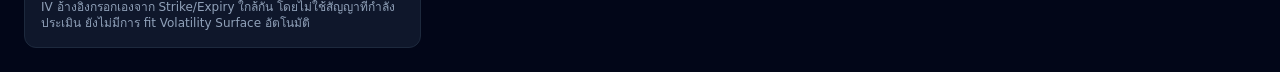
<file: option/index.html>
<!doctype html>
<html lang="th">
  <head>
    <meta charset="UTF-8" />
    <meta name="viewport" content="width=device-width, initial-scale=1.0" />
    <meta name="theme-color" content="#020617" />
    <meta name="description" content="The Wheel Strategy: Cost Basis Tracker, Black-Scholes และ Theta Decay Simulator" />
    <title>The Wheel Strategy | Deepsleep456</title>
    <script type="module" crossorigin src="/option/assets/index-D-F7pQ8Y.js"></script>
    <link rel="stylesheet" crossorigin href="/option/assets/index-Bl3Jk7xN.css">
  </head>
  <body>
    <div id="root"></div>
  </body>
</html>
</file>
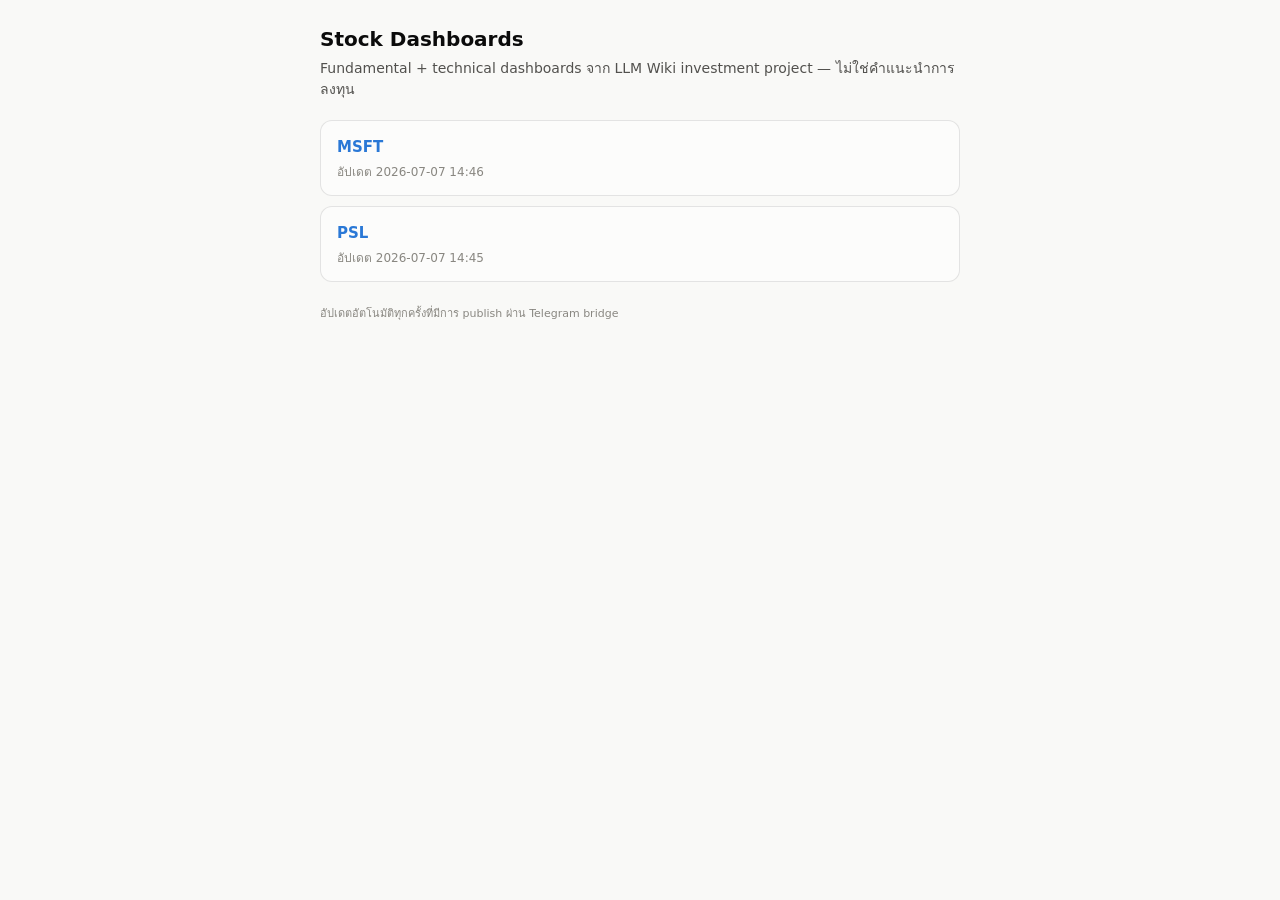
<file: stock/index.html>
<!doctype html>
<html lang="th">
<head>
<meta charset="utf-8">
<meta name="robots" content="noindex, nofollow">
<title>Stock Dashboards</title>
<meta name="viewport" content="width=device-width, initial-scale=1">
<style>
  :root{
    --surface-1:#fcfcfb; --page:#f9f9f7;
    --text-primary:#0b0b0b; --text-secondary:#52514e; --text-muted:#898781;
    --border:rgba(11,11,11,0.10); --cat-1:#2a78d6;
  }
  @media (prefers-color-scheme: dark){
    :root{
      --surface-1:#1a1a19; --page:#0d0d0d;
      --text-primary:#ffffff; --text-secondary:#c3c2b7; --text-muted:#898781;
      --border:rgba(255,255,255,0.10); --cat-1:#3987e5;
    }
  }
  *{box-sizing:border-box;}
  body{
    margin:0; background:var(--page); color:var(--text-primary);
    font-family:system-ui,-apple-system,"Segoe UI",sans-serif;
    padding:24px; line-height:1.5;
  }
  .wrap{max-width:640px;margin:0 auto;}
  h1{font-size:20px;margin:0 0 4px;}
  .subtitle{color:var(--text-secondary);font-size:14px;margin:0 0 20px;}
  .list{list-style:none;margin:0;padding:0;}
  .list li{
    background:var(--surface-1); border:1px solid var(--border); border-radius:12px;
    padding:14px 16px; margin-bottom:10px;
  }
  .list a{color:var(--cat-1);text-decoration:none;font-weight:600;font-size:15px;}
  .list a:hover{text-decoration:underline;}
  .list .date{color:var(--text-muted);font-size:12px;margin-top:4px;}
  .empty{color:var(--text-muted);font-size:14px;}
  footer{font-size:11px;color:var(--text-muted);margin-top:24px;}
</style>
</head>
<body>
<div class="wrap">
  <h1>Stock Dashboards</h1>
  <p class="subtitle">Fundamental + technical dashboards จาก LLM Wiki investment project — ไม่ใช่คำแนะนำการลงทุน</p>
  <ul class="list">
    <li><a href="msft.html">MSFT</a><div class="date">อัปเดต 2026-07-07 14:46</div></li>
    <li><a href="psl.html">PSL</a><div class="date">อัปเดต 2026-07-07 14:45</div></li>
  </ul>
  <footer>อัปเดตอัตโนมัติทุกครั้งที่มีการ publish ผ่าน Telegram bridge</footer>
</div>
</body>
</html>
</file>
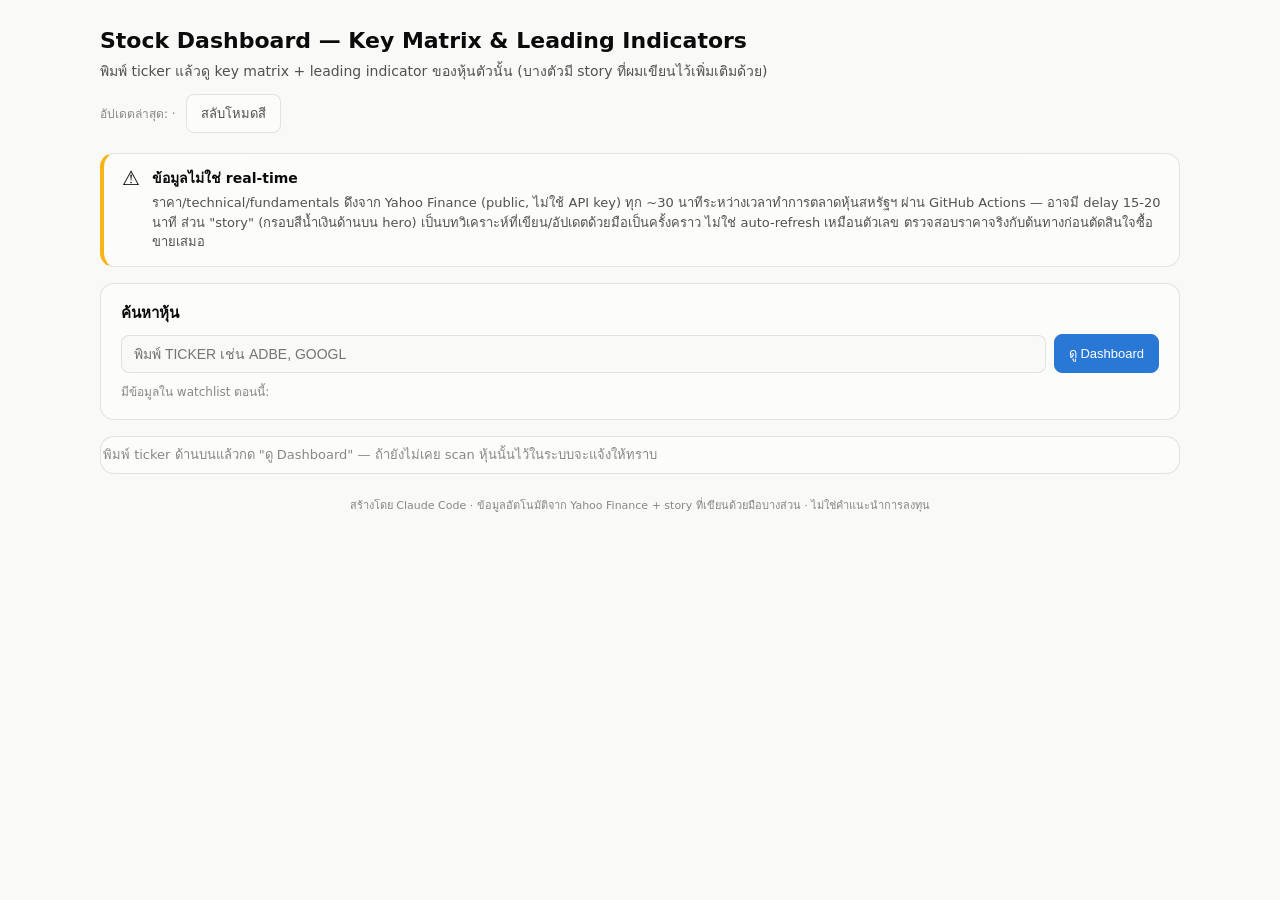
<file: dashboard/dashboard_template.html>
<!doctype html>
<html lang="th">
<head>
<meta charset="utf-8">
<meta name="robots" content="noindex, nofollow">
<title>Stock Dashboard — Key Matrix &amp; Leading Indicators</title>
<meta name="viewport" content="width=device-width, initial-scale=1">
<style>
  /* ===== ดึงจาก scripts/dr_scan/page_template.html เพื่อให้หน้าตาตรงกับระบบเดิม ===== */
  :root{
    --surface-1:#fcfcfb; --page:#f9f9f7;
    --text-primary:#0b0b0b; --text-secondary:#52514e; --text-muted:#898781;
    --grid:#e1e0d9; --axis:#c3c2b7; --border:rgba(11,11,11,0.10);
    --series-1:#2a78d6; --series-2:#c9972c; --series-3:#a09d94;
    --good:#0ca30c; --warning:#fab219; --serious:#ec835a; --critical:#d03b3b;
    --card-radius:14px;
  }
  @media (prefers-color-scheme: dark){
    :root{
      --surface-1:#1a1a19; --page:#0d0d0d;
      --text-primary:#ffffff; --text-secondary:#c3c2b7; --text-muted:#898781;
      --grid:#2c2c2a; --axis:#383835; --border:rgba(255,255,255,0.10);
      --series-1:#3987e5; --series-2:#d9ab45; --series-3:#6f6d66;
    }
  }
  :root[data-theme="dark"]{
    --surface-1:#1a1a19; --page:#0d0d0d;
    --text-primary:#ffffff; --text-secondary:#c3c2b7; --text-muted:#898781;
    --grid:#2c2c2a; --axis:#383835; --border:rgba(255,255,255,0.10);
    --series-1:#3987e5; --series-2:#d9ab45; --series-3:#6f6d66;
  }
  :root[data-theme="light"]{
    --surface-1:#fcfcfb; --page:#f9f9f7;
    --text-primary:#0b0b0b; --text-secondary:#52514e; --text-muted:#898781;
    --grid:#e1e0d9; --axis:#c3c2b7; --border:rgba(11,11,11,0.10);
    --series-1:#2a78d6; --series-2:#c9972c; --series-3:#a09d94;
  }
  *{box-sizing:border-box;}
  body{margin:0;background:var(--page);color:var(--text-primary);font-family:system-ui,-apple-system,"Segoe UI",sans-serif;padding:24px;line-height:1.5;overflow-x:hidden;}
  .wrap{max-width:1080px;margin:0 auto;}
  header.page{margin-bottom:20px;}
  h1{font-size:22px;margin:0 0 4px;}
  .subtitle{color:var(--text-secondary);font-size:14px;margin:0 0 2px;}
  .meta{color:var(--text-muted);font-size:12px;}
  .card{background:var(--surface-1);border:1px solid var(--border);border-radius:var(--card-radius);padding:18px 20px;margin-bottom:16px;}
  .alert{background:var(--surface-1);border:1px solid var(--border);border-left:4px solid var(--warning);border-radius:var(--card-radius);padding:14px 18px;margin-bottom:16px;display:flex;gap:12px;align-items:flex-start;}
  .alert .icon{font-size:20px;line-height:1;}
  .alert .title{font-weight:600;font-size:14px;margin-bottom:4px;}
  .alert .body{font-size:13px;color:var(--text-secondary);}
  .btn{background:var(--surface-1);border:1px solid var(--border);color:var(--text-secondary);font-size:13px;padding:8px 14px;border-radius:8px;cursor:pointer;display:inline-block;text-decoration:none;}
  .btn:hover{color:var(--text-primary);}
  .btn.primary{background:var(--series-1);color:#fff;border-color:var(--series-1);}
  input[type=text]{background:var(--page);border:1px solid var(--border);border-radius:8px;color:var(--text-primary);padding:10px 12px;font-size:14px;}
  .search-row{display:flex;gap:8px;flex-wrap:wrap;align-items:center;}
  .search-row input[type=text]{flex:1;min-width:220px;text-transform:uppercase;}
  .section-title{font-size:15px;font-weight:600;margin:0 0 10px;}
  .stop-box{border:1px solid var(--border);border-left:4px solid var(--warning);border-radius:var(--card-radius);padding:14px 18px;background:var(--surface-1);}
  .stop-box .title{font-weight:600;font-size:13px;margin-bottom:6px;}
  .stop-box ul{margin:6px 0 0;padding-left:18px;font-size:12px;color:var(--text-secondary);}
  .badge{display:inline-block;font-size:11px;padding:2px 8px;border-radius:20px;font-weight:600;}
  .badge.good{background:rgba(12,163,12,0.15);color:var(--good);}
  .badge.warn{background:rgba(250,178,25,0.15);color:#a06d00;}
  @media (prefers-color-scheme: dark){ .badge.warn{color:var(--warning);} }
  .badge.serious{background:rgba(236,131,90,0.15);color:var(--serious);}
  .badge.critical{background:rgba(211,66,66,0.15);color:var(--critical);}
  .badge.open{background:rgba(42,120,214,0.15);color:var(--series-1);}
  .chip{display:inline-block;font-size:12px;padding:4px 10px;border-radius:20px;border:1px solid var(--border);color:var(--text-secondary);cursor:pointer;margin:2px 4px 2px 0;}
  .chip:hover{color:var(--text-primary);border-color:var(--series-1);}
  footer{font-size:11px;color:var(--text-muted);margin-top:24px;text-align:center;}

  .price-row{display:flex;align-items:baseline;gap:14px;flex-wrap:wrap;margin:10px 0 4px;}
  .price{font-size:36px;font-weight:700;font-variant-numeric:tabular-nums;}
  .delta{font-size:15px;font-weight:600;}
  .delta.up{color:var(--good);}
  .delta.down{color:var(--critical);}
  .subrange{color:var(--text-muted);font-size:12.5px;}

  .narrative{font-size:13.5px;color:var(--text-secondary);line-height:1.6;}
  .no-narrative{font-size:12.5px;color:var(--text-muted);font-style:italic;}

  .hero{border:1.5px solid var(--series-1);}
  .hero-top{display:flex;flex-wrap:wrap;align-items:center;justify-content:space-between;gap:8px;margin-bottom:10px;}
  .hero-title{font-size:15px;font-weight:700;}
  .hero-question{font-size:13.5px;color:var(--text-secondary);line-height:1.55;margin-bottom:14px;}
  .hero-grid{display:grid;grid-template-columns:repeat(auto-fit,minmax(200px,1fr));gap:12px;}
  .hero-item-label{font-size:11px;color:var(--text-muted);font-weight:600;text-transform:uppercase;letter-spacing:.03em;margin-bottom:3px;}
  .hero-item-value{font-size:15px;font-weight:700;line-height:1.3;}
  .hero-item-note{font-size:12px;color:var(--text-secondary);margin-top:2px;line-height:1.4;}

  .grid{display:grid;grid-template-columns:repeat(auto-fit,minmax(220px,1fr));gap:12px;}
  .tile{background:var(--page);border:1px solid var(--border);border-radius:10px;padding:12px 14px;}
  .tile-top{display:flex;justify-content:space-between;align-items:flex-start;gap:8px;margin-bottom:6px;}
  .tile-label{font-size:12px;color:var(--text-secondary);font-weight:600;line-height:1.3;}
  .tile-value{font-size:19px;font-weight:700;margin:2px 0 4px;font-variant-numeric:tabular-nums;}
  .tile-note{font-size:11.5px;color:var(--text-muted);line-height:1.4;}
  .cat-desc{font-size:12.5px;color:var(--text-secondary);margin:-4px 0 12px;}

  #results{display:none;}
  #results.show{display:block;}
  #empty-state{color:var(--text-muted);font-size:13px;padding:8px 2px;}

  @media (max-width:640px){
    body{padding:10px;}
    .card{padding:12px 14px;}
    h1{font-size:18px;}
    .price{font-size:28px;}
  }
</style>
</head>
<body>
<div class="wrap">

  <header class="page">
    <h1>Stock Dashboard — Key Matrix &amp; Leading Indicators</h1>
    <p class="subtitle">พิมพ์ ticker แล้วดู key matrix + leading indicator ของหุ้นตัวนั้น (บางตัวมี story ที่ผมเขียนไว้เพิ่มเติมด้วย)</p>
    <p class="meta">อัปเดตล่าสุด: <span id="scan-time"></span> · <button class="btn" id="toggle-theme" style="margin-left:6px;">สลับโหมดสี</button></p>
  </header>

  <div class="alert">
    <div class="icon">⚠️</div>
    <div>
      <div class="title">ข้อมูลไม่ใช่ real-time</div>
      <div class="body">ราคา/technical/fundamentals ดึงจาก Yahoo Finance (public, ไม่ใช้ API key) ทุก ~30 นาทีระหว่างเวลาทำการตลาดหุ้นสหรัฐฯ ผ่าน GitHub Actions — อาจมี delay 15-20 นาที ส่วน "story" (กรอบสีน้ำเงินด้านบน hero) เป็นบทวิเคราะห์ที่เขียน/อัปเดตด้วยมือเป็นครั้งคราว ไม่ใช่ auto-refresh เหมือนตัวเลข ตรวจสอบราคาจริงกับต้นทางก่อนตัดสินใจซื้อขายเสมอ</div>
    </div>
  </div>

  <div class="card">
    <p class="section-title">ค้นหาหุ้น</p>
    <div class="search-row">
      <input type="text" id="ticker-input" placeholder="พิมพ์ ticker เช่น ADBE, GOOGL" list="ticker-suggestions">
      <datalist id="ticker-suggestions"></datalist>
      <button class="btn primary" id="go-btn">ดู Dashboard</button>
    </div>
    <p style="margin:10px 0 0;font-size:12px;color:var(--text-muted);">มีข้อมูลใน watchlist ตอนนี้: <span id="chip-list"></span></p>
  </div>

  <div id="empty-state" class="card">พิมพ์ ticker ด้านบนแล้วกด "ดู Dashboard" — ถ้ายังไม่เคย scan หุ้นนั้นไว้ในระบบจะแจ้งให้ทราบ</div>

  <div id="results"></div>

  <footer>สร้างโดย Claude Code · ข้อมูลอัตโนมัติจาก Yahoo Finance + story ที่เขียนด้วยมือบางส่วน · ไม่ใช่คำแนะนำการลงทุน</footer>
</div>

<script>
(function(){
  "use strict";
  var DATA = __DATA_JSON__;

  var latestScan = null;
  Object.keys(DATA).forEach(function(t){
    var s = DATA[t].scanned_at;
    if(s && (!latestScan || s > latestScan)) latestScan = s;
  });
  document.getElementById('scan-time').textContent = latestScan ? latestScan.replace('T',' ').split('.')[0] + ' UTC' : 'ไม่ทราบ';

  var input = document.getElementById('ticker-input');
  var goBtn = document.getElementById('go-btn');
  var resultsEl = document.getElementById('results');
  var emptyEl = document.getElementById('empty-state');
  var chipList = document.getElementById('chip-list');
  var suggestions = document.getElementById('ticker-suggestions');

  Object.keys(DATA).forEach(function(t){
    var chip = document.createElement('span');
    chip.className = 'chip';
    chip.textContent = t;
    chip.addEventListener('click', function(){ input.value = t; render(t); });
    chipList.appendChild(chip);
    var opt = document.createElement('option');
    opt.value = t;
    suggestions.appendChild(opt);
  });

  function escapeHtml(s){
    return (s||'').replace(/&/g,'&amp;').replace(/</g,'&lt;').replace(/>/g,'&gt;').replace(/"/g,'&quot;');
  }

  function badgeLabel(b){
    return {good:'GOOD', warn:'WATCH', serious:'RISK', critical:'RISK'}[b] || (b||'').toUpperCase();
  }

  function tileHtml(t){
    return '<div class="tile"><div class="tile-top"><span class="tile-label">' + escapeHtml(t.label) +
      '</span><span class="badge ' + t.badge + '">' + badgeLabel(t.badge) + '</span></div>' +
      '<div class="tile-value">' + escapeHtml(t.value) + '</div><div class="tile-note">' + escapeHtml(t.note||'') + '</div></div>';
  }

  function heroItemHtml(it){
    return '<div><div class="hero-item-label">' + escapeHtml(it.label) + '</div>' +
      '<div class="hero-item-value">' + escapeHtml(it.value) + '</div>' +
      '<div class="hero-item-note">' + escapeHtml(it.note||'') + '</div></div>';
  }

  function render(ticker){
    var d = DATA[ticker.toUpperCase()];
    if(!d){
      resultsEl.classList.remove('show');
      emptyEl.style.display = 'block';
      emptyEl.textContent = 'ยังไม่มีข้อมูลหุ้น "' + ticker.toUpperCase() + '" ในระบบ — มีให้ลองแค่ ' + Object.keys(DATA).join(', ') + ' ตอนนี้ (เพิ่ม ticker ใหม่ได้ที่ scripts/dashboard_scan/watchlist.json)';
      return;
    }
    emptyEl.style.display = 'none';
    var html = '';

    html += '<div class="card"><div class="price-row"><span class="ticker" style="font-size:22px;font-weight:700;">' + escapeHtml(ticker.toUpperCase()) + '</span>' +
      '<span style="color:var(--text-secondary);font-size:14px;">' + escapeHtml(d.company) + '</span>' +
      (d.stale ? '<span class="badge warn">STALE — scan ล่าสุดล้มเหลว แสดงข้อมูลเก่า</span>' : '') + '</div>' +
      '<div class="price-row"><span class="price">' + escapeHtml(d.price) + '</span>' +
      (d.delta ? '<span class="delta ' + d.deltaDir + '">' + (d.deltaDir==='up'?'▲':'▼') + ' ' + escapeHtml(d.delta) + '</span>' : '') +
      '<span class="subrange">' + escapeHtml(d.range||'') + '</span></div>';
    if(d.signal_summary){
      var sig = d.signal_summary;
      html += '<div style="display:flex;gap:8px;flex-wrap:wrap;margin:6px 0 10px;">' +
        (sig.good ? '<span class="badge good">✅ ' + sig.good + ' Good</span>' : '') +
        (sig.warn ? '<span class="badge warn">⚠️ ' + sig.warn + ' Watch</span>' : '') +
        ((sig.serious + sig.critical) ? '<span class="badge critical">🔴 ' + (sig.serious + sig.critical) + ' Risk</span>' : '') +
        '</div>';
    }
    if(d.narrative){
      html += '<p class="narrative">📖 <b>Story:</b> ' + escapeHtml(d.narrative) +
        (d.narrative_as_of ? ' <span style="color:var(--text-muted);font-size:11px;">(เขียนไว้ ณ ' + escapeHtml(d.narrative_as_of) + ' — ไม่ auto-refresh)</span>' : '') + '</p>';
    } else {
      html += '<p class="no-narrative">ยังไม่มี curated narrative สำหรับหุ้นนี้ — แสดงเฉพาะข้อมูลเชิงปริมาณอัตโนมัติด้านล่าง</p>';
    }
    html += '</div>';

    if(d.hero){
      html += '<div class="card hero"><div class="hero-top"><span class="hero-title">' + escapeHtml(d.hero.title) + '</span><span class="badge open">OPEN QUESTION</span></div>' +
        '<div class="hero-question">' + escapeHtml(d.hero.question) + '</div>' +
        '<div class="hero-grid">' + (d.hero.items||[]).map(heroItemHtml).join('') + '</div></div>';
    }

    (d.sections||[]).forEach(function(s){
      html += '<div class="card"><p class="section-title">' + s.title + '</p>' +
        (s.desc ? '<p class="cat-desc">' + escapeHtml(s.desc) + '</p>' : '') +
        '<div class="grid">' + (s.tiles||[]).map(tileHtml).join('') + '</div></div>';
    });

    if(d.technical && d.technical.length){
      html += '<div class="card"><p class="section-title">Technical / Market Signal</p><div class="grid">' + d.technical.map(tileHtml).join('') + '</div></div>';
    }
    if(d.sentiment && d.sentiment.length){
      html += '<div class="card"><p class="section-title">Sentiment &amp; Analyst View</p><div class="grid">' + d.sentiment.map(tileHtml).join('') + '</div></div>';
    }

    if(d.news && d.news.length){
      html += '<div class="card"><p class="section-title">Recent News</p><div style="display:flex;flex-direction:column;gap:10px;">' +
        d.news.map(function(n){
          return '<div><a href="' + escapeHtml(n.link) + '" target="_blank" rel="noopener" style="color:var(--text-primary);font-size:13.5px;font-weight:600;text-decoration:none;">' + escapeHtml(n.title) + '</a>' +
            '<div style="font-size:11.5px;color:var(--text-muted);margin-top:2px;">' + escapeHtml(n.publisher) + ' · ' + escapeHtml(n.published_at) + '</div></div>';
        }).join('') + '</div></div>';
    }

    html += '<div class="card stop-box"><div class="title">🛑 STOP — จุดตรวจสอบก่อนเชื่อ</div><ul>' +
      '<li>ราคา/technical/fundamentals ดึงอัตโนมัติจาก Yahoo Finance — อาจ delay 15-20 นาที ไม่ใช่ real-time เป๊ะ</li>' +
      (d.narrative ? '<li>Story ด้านบนเขียนด้วยมือ ณ ' + escapeHtml(d.narrative_as_of||'') + ' — ต้องขอให้อัปเดตใหม่ถ้าจะใช้ตัดสินใจปัจจุบัน (แหล่งข้อมูล: ' + escapeHtml(d.narrative_sources||'') + ')</li>' : '') +
      '<li>เนื้อหาเพื่อการติดตามข้อมูล ไม่ใช่คำแนะนำการลงทุน</li></ul></div>';

    resultsEl.innerHTML = html;
    resultsEl.classList.add('show');
  }

  goBtn.addEventListener('click', function(){ render(input.value.trim()); });
  input.addEventListener('keydown', function(e){ if(e.key === 'Enter') render(input.value.trim()); });

  var themeBtn = document.getElementById('toggle-theme');
  themeBtn.addEventListener('click', function(){
    var root = document.documentElement;
    var cur = root.getAttribute('data-theme');
    root.setAttribute('data-theme', cur === 'dark' ? 'light' : 'dark');
  });
})();
</script>
</body>
</html>
</file>
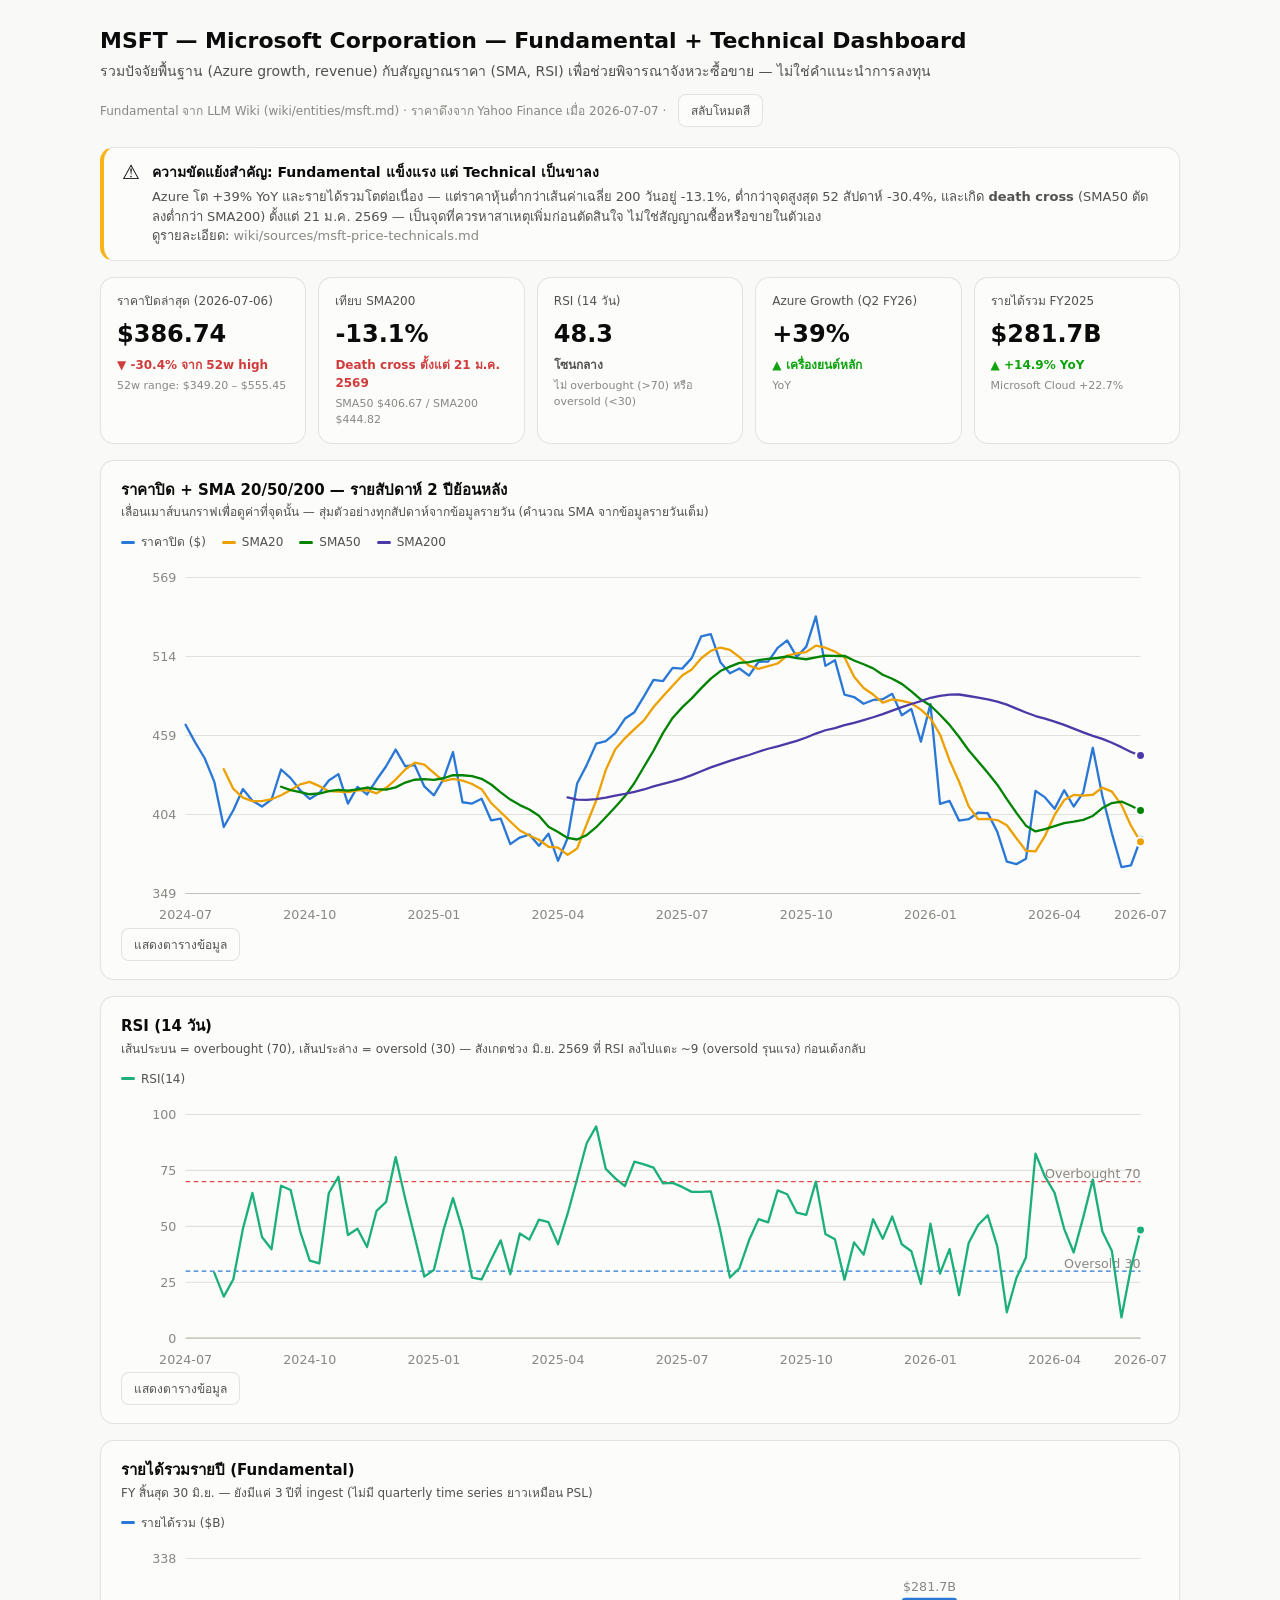
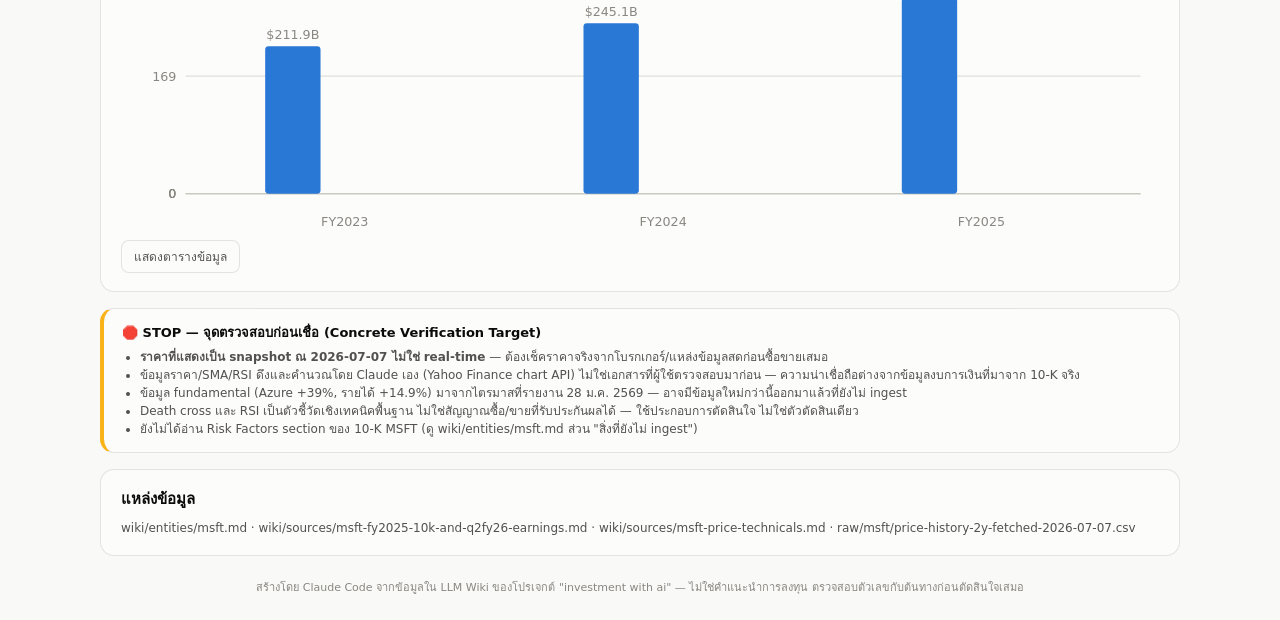
<file: stock/msft.html>
<!doctype html>
<html lang="th">
<head>
<meta charset="utf-8">
<meta name="robots" content="noindex, nofollow">
<title>MSFT Fundamental + Technical Dashboard</title>
<meta name="viewport" content="width=device-width, initial-scale=1">
<style>
  :root{
    --surface-1:#fcfcfb; --page:#f9f9f7;
    --text-primary:#0b0b0b; --text-secondary:#52514e; --text-muted:#898781;
    --grid:#e1e0d9; --axis:#c3c2b7; --border:rgba(11,11,11,0.10);
    --cat-1:#2a78d6; /* blue - close price / revenue */
    --cat-2:#1baf7a; /* aqua - RSI */
    --cat-3:#eda100; /* yellow - SMA20 */
    --cat-4:#008300; /* green - SMA50 */
    --cat-5:#4a3aa7; /* violet - SMA200 */
    --diverge-pos:#2a78d6; --diverge-neg:#e34948; --diverge-mid:#f0efec;
    --good:#0ca30c; --warning:#fab219; --serious:#ec835a; --critical:#d03b3b;
    --card-radius:14px;
  }
  @media (prefers-color-scheme: dark){
    :root{
      --surface-1:#1a1a19; --page:#0d0d0d;
      --text-primary:#ffffff; --text-secondary:#c3c2b7; --text-muted:#898781;
      --grid:#2c2c2a; --axis:#383835; --border:rgba(255,255,255,0.10);
      --cat-1:#3987e5; --cat-2:#199e70; --cat-3:#c98500; --cat-4:#008300; --cat-5:#9085e9;
      --diverge-pos:#3987e5; --diverge-neg:#e66767; --diverge-mid:#383835;
    }
  }
  :root[data-theme="dark"]{
    --surface-1:#1a1a19; --page:#0d0d0d;
    --text-primary:#ffffff; --text-secondary:#c3c2b7; --text-muted:#898781;
    --grid:#2c2c2a; --axis:#383835; --border:rgba(255,255,255,0.10);
    --cat-1:#3987e5; --cat-2:#199e70; --cat-3:#c98500; --cat-4:#008300; --cat-5:#9085e9;
    --diverge-pos:#3987e5; --diverge-neg:#e66767; --diverge-mid:#383835;
  }
  :root[data-theme="light"]{
    --surface-1:#fcfcfb; --page:#f9f9f7;
    --text-primary:#0b0b0b; --text-secondary:#52514e; --text-muted:#898781;
    --grid:#e1e0d9; --axis:#c3c2b7; --border:rgba(11,11,11,0.10);
    --cat-1:#2a78d6; --cat-2:#1baf7a; --cat-3:#eda100; --cat-4:#008300; --cat-5:#4a3aa7;
    --diverge-pos:#2a78d6; --diverge-neg:#e34948; --diverge-mid:#f0efec;
  }
  *{box-sizing:border-box;}
  body{
    margin:0; background:var(--page); color:var(--text-primary);
    font-family:system-ui,-apple-system,"Segoe UI",sans-serif;
    padding:24px; line-height:1.5;
  }
  .wrap{max-width:1080px;margin:0 auto;}
  header.page{margin-bottom:20px;}
  h1{font-size:22px;margin:0 0 4px;}
  .subtitle{color:var(--text-secondary);font-size:14px;margin:0 0 2px;}
  .meta{color:var(--text-muted);font-size:12px;}
  .card{
    background:var(--surface-1); border:1px solid var(--border);
    border-radius:var(--card-radius); padding:18px 20px; margin-bottom:16px;
  }
  .kpi-row{display:grid;grid-template-columns:repeat(auto-fit,minmax(150px,1fr));gap:12px;margin-bottom:16px;}
  .stat-tile{
    background:var(--surface-1); border:1px solid var(--border); border-radius:var(--card-radius);
    padding:14px 16px;
  }
  .stat-label{font-size:12px;color:var(--text-secondary);margin-bottom:6px;}
  .stat-value{font-size:24px;font-weight:600;color:var(--text-primary);}
  .stat-delta{font-size:12px;margin-top:4px;font-weight:600;}
  .stat-delta.up-good{color:var(--good);}
  .stat-delta.up-bad{color:var(--critical);}
  .stat-delta.neutral{color:var(--text-secondary);}
  .stat-note{font-size:11px;color:var(--text-muted);margin-top:4px;}
  .alert{
    background:var(--surface-1); border:1px solid var(--border); border-left:4px solid var(--warning);
    border-radius:var(--card-radius); padding:14px 18px; margin-bottom:16px;
    display:flex; gap:12px; align-items:flex-start;
  }
  .alert .icon{font-size:20px;line-height:1;}
  .alert .title{font-weight:600;font-size:14px;margin-bottom:4px;}
  .alert .body{font-size:13px;color:var(--text-secondary);}
  .chart-title{font-size:15px;font-weight:600;margin:0 0 2px;}
  .chart-caption{font-size:12px;color:var(--text-secondary);margin:0 0 12px;}
  .legend{display:flex;gap:16px;font-size:12px;color:var(--text-secondary);margin-bottom:8px;flex-wrap:wrap;}
  .legend-item{display:flex;align-items:center;gap:6px;}
  .swatch{width:14px;height:3px;border-radius:2px;display:inline-block;}
  .swatch.dot{width:9px;height:9px;border-radius:50%;}
  svg.chart{width:100%;height:auto;display:block;overflow:visible;}
  .gridline{stroke:var(--grid);stroke-width:1;}
  .axis-line{stroke:var(--axis);stroke-width:1;}
  .axis-label{fill:var(--text-muted);font-size:11px;}
  .no-data-label{fill:var(--text-muted);font-size:10px;font-style:italic;}
  .tooltip{
    position:absolute; pointer-events:none; background:var(--surface-1);
    border:1px solid var(--border); border-radius:8px; padding:8px 10px;
    font-size:12px; box-shadow:0 4px 16px rgba(0,0,0,0.15); opacity:0; transition:opacity .1s;
    z-index:10; min-width:140px;
  }
  .tooltip .t-head{font-weight:600;color:var(--text-primary);margin-bottom:4px;}
  .tooltip .t-row{display:flex;justify-content:space-between;gap:10px;color:var(--text-secondary);}
  .tooltip .t-row .v{font-weight:600;color:var(--text-primary);}
  .crosshair{stroke:var(--axis);stroke-width:1;stroke-dasharray:2,2;pointer-events:none;opacity:0;}
  .hit-rect{fill:transparent;cursor:crosshair;}
  .btn{
    background:var(--surface-1); border:1px solid var(--border); color:var(--text-secondary);
    font-size:12px; padding:6px 12px; border-radius:8px; cursor:pointer;
  }
  .btn:hover{color:var(--text-primary);}
  .table-view{display:none;margin-top:12px;overflow-x:auto;max-height:320px;overflow-y:auto;}
  .table-view.show{display:block;}
  table{border-collapse:collapse;width:100%;font-size:12px;}
  th,td{padding:6px 10px;text-align:right;border-bottom:1px solid var(--grid);font-variant-numeric:tabular-nums;}
  th:first-child,td:first-child{text-align:left;font-variant-numeric:normal;}
  th{color:var(--text-secondary);font-weight:600;position:sticky;top:0;background:var(--surface-1);}
  td{color:var(--text-primary);}
  .source-list{font-size:12px;color:var(--text-secondary);}
  .stop-box{border:1px solid var(--border);border-left:4px solid var(--warning);border-radius:var(--card-radius);padding:14px 18px;background:var(--surface-1);}
  .stop-box .title{font-weight:600;font-size:13px;margin-bottom:6px;}
  .stop-box ul{margin:6px 0 0;padding-left:18px;font-size:12px;color:var(--text-secondary);}
  footer{font-size:11px;color:var(--text-muted);margin-top:24px;text-align:center;}
</style>
</head>
<body>
<div class="wrap">

  <header class="page">
    <h1>MSFT — Microsoft Corporation — Fundamental + Technical Dashboard</h1>
    <p class="subtitle">รวมปัจจัยพื้นฐาน (Azure growth, revenue) กับสัญญาณราคา (SMA, RSI) เพื่อช่วยพิจารณาจังหวะซื้อขาย — ไม่ใช่คำแนะนำการลงทุน</p>
    <p class="meta">Fundamental จาก LLM Wiki (wiki/entities/msft.md) · ราคาดึงจาก Yahoo Finance เมื่อ 2026-07-07 · <button class="btn" id="toggle-theme" style="margin-left:8px;">สลับโหมดสี</button></p>
  </header>

  <div class="alert">
    <div class="icon">⚠️</div>
    <div>
      <div class="title">ความขัดแย้งสำคัญ: Fundamental แข็งแรง แต่ Technical เป็นขาลง</div>
      <div class="body">Azure โต +39% YoY และรายได้รวมโตต่อเนื่อง — แต่ราคาหุ้นต่ำกว่าเส้นค่าเฉลี่ย 200 วันอยู่ -13.1%, ต่ำกว่าจุดสูงสุด 52 สัปดาห์ -30.4%, และเกิด <strong>death cross</strong> (SMA50 ตัดลงต่ำกว่า SMA200) ตั้งแต่ 21 ม.ค. 2569 — เป็นจุดที่ควรหาสาเหตุเพิ่มก่อนตัดสินใจ ไม่ใช่สัญญาณซื้อหรือขายในตัวเอง
        <br>ดูรายละเอียด: <span style="color:var(--text-muted);">wiki/sources/msft-price-technicals.md</span></div>
    </div>
  </div>

  <div class="kpi-row">
    <div class="stat-tile">
      <div class="stat-label">ราคาปิดล่าสุด (2026-07-06)</div>
      <div class="stat-value">$386.74</div>
      <div class="stat-delta up-bad">▼ -30.4% จาก 52w high</div>
      <div class="stat-note">52w range: $349.20 – $555.45</div>
    </div>
    <div class="stat-tile">
      <div class="stat-label">เทียบ SMA200</div>
      <div class="stat-value">-13.1%</div>
      <div class="stat-delta up-bad">Death cross ตั้งแต่ 21 ม.ค. 2569</div>
      <div class="stat-note">SMA50 $406.67 / SMA200 $444.82</div>
    </div>
    <div class="stat-tile">
      <div class="stat-label">RSI (14 วัน)</div>
      <div class="stat-value">48.3</div>
      <div class="stat-delta neutral">โซนกลาง</div>
      <div class="stat-note">ไม่ overbought (>70) หรือ oversold (&lt;30)</div>
    </div>
    <div class="stat-tile">
      <div class="stat-label">Azure Growth (Q2 FY26)</div>
      <div class="stat-value">+39%</div>
      <div class="stat-delta up-good">▲ เครื่องยนต์หลัก</div>
      <div class="stat-note">YoY</div>
    </div>
    <div class="stat-tile">
      <div class="stat-label">รายได้รวม FY2025</div>
      <div class="stat-value">$281.7B</div>
      <div class="stat-delta up-good">▲ +14.9% YoY</div>
      <div class="stat-note">Microsoft Cloud +22.7%</div>
    </div>
  </div>

  <div class="card">
    <p class="chart-title">ราคาปิด + SMA 20/50/200 — รายสัปดาห์ 2 ปีย้อนหลัง</p>
    <p class="chart-caption">เลื่อนเมาส์บนกราฟเพื่อดูค่าที่จุดนั้น — สุ่มตัวอย่างทุกสัปดาห์จากข้อมูลรายวัน (คำนวณ SMA จากข้อมูลรายวันเต็ม)</p>
    <div class="legend">
      <span class="legend-item"><span class="swatch" style="background:var(--cat-1);"></span>ราคาปิด ($)</span>
      <span class="legend-item"><span class="swatch" style="background:var(--cat-3);"></span>SMA20</span>
      <span class="legend-item"><span class="swatch" style="background:var(--cat-4);"></span>SMA50</span>
      <span class="legend-item"><span class="swatch" style="background:var(--cat-5);"></span>SMA200</span>
    </div>
    <svg class="chart" id="chart-price" viewBox="0 0 900 320" preserveAspectRatio="xMidYMid meet"></svg>
    <button class="btn" data-table-toggle="table-price">แสดงตารางข้อมูล</button>
    <div class="table-view" id="table-price"></div>
  </div>

  <div class="card">
    <p class="chart-title">RSI (14 วัน)</p>
    <p class="chart-caption">เส้นประบน = overbought (70), เส้นประล่าง = oversold (30) — สังเกตช่วง มิ.ย. 2569 ที่ RSI ลงไปแตะ ~9 (oversold รุนแรง) ก่อนเด้งกลับ</p>
    <div class="legend">
      <span class="legend-item"><span class="swatch" style="background:var(--cat-2);"></span>RSI(14)</span>
    </div>
    <svg class="chart" id="chart-rsi" viewBox="0 0 900 240" preserveAspectRatio="xMidYMid meet"></svg>
    <button class="btn" data-table-toggle="table-rsi">แสดงตารางข้อมูล</button>
    <div class="table-view" id="table-rsi"></div>
  </div>

  <div class="card">
    <p class="chart-title">รายได้รวมรายปี (Fundamental)</p>
    <p class="chart-caption">FY สิ้นสุด 30 มิ.ย. — ยังมีแค่ 3 ปีที่ ingest (ไม่มี quarterly time series ยาวเหมือน PSL)</p>
    <div class="legend">
      <span class="legend-item"><span class="swatch" style="background:var(--cat-1);"></span>รายได้รวม ($B)</span>
    </div>
    <svg class="chart" id="chart-revenue" viewBox="0 0 900 260" preserveAspectRatio="xMidYMid meet"></svg>
    <button class="btn" data-table-toggle="table-revenue">แสดงตารางข้อมูล</button>
    <div class="table-view" id="table-revenue"></div>
  </div>

  <div class="card stop-box">
    <div class="title">🛑 STOP — จุดตรวจสอบก่อนเชื่อ (Concrete Verification Target)</div>
    <ul>
      <li><strong>ราคาที่แสดงเป็น snapshot ณ 2026-07-07 ไม่ใช่ real-time</strong> — ต้องเช็คราคาจริงจากโบรกเกอร์/แหล่งข้อมูลสดก่อนซื้อขายเสมอ</li>
      <li>ข้อมูลราคา/SMA/RSI ดึงและคำนวณโดย Claude เอง (Yahoo Finance chart API) ไม่ใช่เอกสารที่ผู้ใช้ตรวจสอบมาก่อน — ความน่าเชื่อถือต่างจากข้อมูลงบการเงินที่มาจาก 10-K จริง</li>
      <li>ข้อมูล fundamental (Azure +39%, รายได้ +14.9%) มาจากไตรมาสที่รายงาน 28 ม.ค. 2569 — อาจมีข้อมูลใหม่กว่านี้ออกมาแล้วที่ยังไม่ ingest</li>
      <li>Death cross และ RSI เป็นตัวชี้วัดเชิงเทคนิคพื้นฐาน ไม่ใช่สัญญาณซื้อ/ขายที่รับประกันผลได้ — ใช้ประกอบการตัดสินใจ ไม่ใช่ตัวตัดสินเดียว</li>
      <li>ยังไม่ได้อ่าน Risk Factors section ของ 10-K MSFT (ดู wiki/entities/msft.md ส่วน "สิ่งที่ยังไม่ ingest")</li>
    </ul>
  </div>

  <div class="card">
    <p class="chart-title" style="margin-bottom:8px;">แหล่งข้อมูล</p>
    <div class="source-list">
      wiki/entities/msft.md · wiki/sources/msft-fy2025-10k-and-q2fy26-earnings.md · wiki/sources/msft-price-technicals.md · raw/msft/price-history-2y-fetched-2026-07-07.csv
    </div>
  </div>

  <footer>สร้างโดย Claude Code จากข้อมูลใน LLM Wiki ของโปรเจกต์ "investment with ai" — ไม่ใช่คำแนะนำการลงทุน ตรวจสอบตัวเลขกับต้นทางก่อนตัดสินใจเสมอ</footer>
</div>

<div class="tooltip" id="tooltip"></div>

<script>
(function(){
  "use strict";

  // ---------- data ----------
  var weekly = [{"date": "2024-07-08", "close": 466.24, "sma20": null, "sma50": null, "sma200": null, "rsi14": null, "volume": 12962300}, {"date": "2024-07-15", "close": 453.96, "sma20": null, "sma50": null, "sma200": null, "rsi14": null, "volume": 14429400}, {"date": "2024-07-22", "close": 442.94, "sma20": null, "sma50": null, "sma200": null, "rsi14": null, "volume": 15808800}, {"date": "2024-07-29", "close": 426.73, "sma20": null, "sma50": null, "sma200": null, "rsi14": 29.28, "volume": 15125800}, {"date": "2024-08-05", "close": 395.15, "sma20": 435.38, "sma50": null, "sma200": null, "rsi14": 18.58, "volume": 40709200}, {"date": "2024-08-12", "close": 406.81, "sma20": 421.66, "sma50": null, "sma200": null, "rsi14": 26.34, "volume": 16762900}, {"date": "2024-08-19", "close": 421.53, "sma20": 415.58, "sma50": null, "sma200": null, "rsi14": 48.87, "volume": 15234000}, {"date": "2024-08-26", "close": 413.49, "sma20": 413.11, "sma50": null, "sma200": null, "rsi14": 64.94, "volume": 13152800}, {"date": "2024-09-03", "close": 409.44, "sma20": 413.22, "sma50": null, "sma200": null, "rsi14": 45.19, "volume": 20313600}, {"date": "2024-09-10", "close": 414.2, "sma20": 414.49, "sma50": null, "sma200": null, "rsi14": 39.78, "volume": 19594300}, {"date": "2024-09-17", "close": 435.15, "sma20": 417.25, "sma50": 423.16, "sma200": null, "rsi14": 68.16, "volume": 18874200}, {"date": "2024-09-24", "close": 429.17, "sma20": 420.88, "sma50": 420.75, "sma200": null, "rsi14": 66.24, "volume": 17015800}, {"date": "2024-10-01", "close": 420.69, "sma20": 424.8, "sma50": 419.33, "sma200": null, "rsi14": 47.77, "volume": 19092900}, {"date": "2024-10-08", "close": 414.71, "sma20": 426.55, "sma50": 417.93, "sma200": null, "rsi14": 34.71, "volume": 19229300}, {"date": "2024-10-15", "close": 418.74, "sma20": 423.57, "sma50": 418.44, "sma200": null, "rsi14": 33.44, "volume": 18900200}, {"date": "2024-10-22", "close": 427.51, "sma20": 420.06, "sma50": 420.11, "sma200": null, "rsi14": 64.9, "volume": 25482200}, {"date": "2024-10-29", "close": 431.95, "sma20": 419.74, "sma50": 420.99, "sma200": null, "rsi14": 72.15, "volume": 17644100}, {"date": "2024-11-05", "close": 411.46, "sma20": 419.5, "sma50": 420.48, "sma200": null, "rsi14": 46.15, "volume": 17626000}, {"date": "2024-11-12", "close": 423.03, "sma20": 420.58, "sma50": 421.38, "sma200": null, "rsi14": 48.92, "volume": 19401200}, {"date": "2024-11-19", "close": 417.79, "sma20": 420.75, "sma50": 422.62, "sma200": null, "rsi14": 40.79, "volume": 18133500}, {"date": "2024-11-26", "close": 427.99, "sma20": 418.56, "sma50": 421.52, "sma200": null, "rsi14": 56.94, "volume": 23458900}, {"date": "2024-12-04", "close": 437.42, "sma20": 422.4, "sma50": 421.09, "sma200": null, "rsi14": 60.94, "volume": 26009400}, {"date": "2024-12-11", "close": 448.99, "sma20": 428.17, "sma50": 422.73, "sma200": null, "rsi14": 80.95, "volume": 19200200}, {"date": "2024-12-18", "close": 437.39, "sma20": 435.15, "sma50": 426.06, "sma200": null, "rsi14": 62.31, "volume": 24444500}, {"date": "2024-12-26", "close": 438.11, "sma20": 439.86, "sma50": 428.03, "sma200": null, "rsi14": 45.13, "volume": 8194200}, {"date": "2025-01-03", "close": 423.35, "sma20": 438.5, "sma50": 428.46, "sma200": null, "rsi14": 27.52, "volume": 16662900}, {"date": "2025-01-13", "close": 417.19, "sma20": 432.81, "sma50": 427.96, "sma200": null, "rsi14": 30.52, "volume": 17604800}, {"date": "2025-01-21", "close": 428.5, "sma20": 427.01, "sma50": 429.06, "sma200": null, "rsi14": 48.16, "volume": 26085700}, {"date": "2025-01-28", "close": 447.2, "sma20": 428.63, "sma50": 431.25, "sma200": null, "rsi14": 62.58, "volume": 23491700}, {"date": "2025-02-04", "close": 412.37, "sma20": 427.47, "sma50": 431.15, "sma200": null, "rsi14": 48.32, "volume": 20532100}, {"date": "2025-02-11", "close": 411.44, "sma20": 425.05, "sma50": 430.56, "sma200": null, "rsi14": 27.11, "volume": 18140600}, {"date": "2025-02-19", "close": 414.77, "sma20": 421.47, "sma50": 428.69, "sma200": null, "rsi14": 26.29, "volume": 24114200}, {"date": "2025-02-26", "close": 399.73, "sma20": 411.83, "sma50": 424.71, "sma200": null, "rsi14": 35.14, "volume": 19619000}, {"date": "2025-03-05", "close": 401.02, "sma20": 405.43, "sma50": 419.26, "sma200": null, "rsi14": 43.74, "volume": 23433100}, {"date": "2025-03-12", "close": 383.27, "sma20": 399.01, "sma50": 414.22, "sma200": null, "rsi14": 28.58, "volume": 24253600}, {"date": "2025-03-19", "close": 387.82, "sma20": 392.75, "sma50": 410.39, "sma200": null, "rsi14": 46.79, "volume": 19185500}, {"date": "2025-03-26", "close": 389.97, "sma20": 389.27, "sma50": 407.3, "sma200": null, "rsi14": 44.06, "volume": 16108400}, {"date": "2025-04-02", "close": 382.14, "sma20": 386.34, "sma50": 403.0, "sma200": null, "rsi14": 52.98, "volume": 16092600}, {"date": "2025-04-09", "close": 390.49, "sma20": 381.43, "sma50": 395.34, "sma200": null, "rsi14": 51.83, "volume": 50199700}, {"date": "2025-04-16", "close": 371.61, "sma20": 380.81, "sma50": 391.72, "sma200": null, "rsi14": 42.0, "volume": 21967800}, {"date": "2025-04-24", "close": 387.3, "sma20": 375.77, "sma50": 387.58, "sma200": 415.7, "rsi14": 55.53, "volume": 22232300}, {"date": "2025-05-01", "close": 425.4, "sma20": 380.2, "sma50": 386.49, "sma200": 414.25, "rsi14": 71.16, "volume": 58938100}, {"date": "2025-05-08", "close": 438.17, "sma20": 397.22, "sma50": 389.49, "sma200": 414.07, "rsi14": 87.12, "volume": 23491300}, {"date": "2025-05-15", "close": 453.13, "sma20": 413.63, "sma50": 395.01, "sma200": 414.56, "rsi14": 94.65, "volume": 21992300}, {"date": "2025-05-22", "close": 454.86, "sma20": 434.8, "sma50": 401.9, "sma200": 415.65, "rsi14": 75.67, "volume": 18025600}, {"date": "2025-05-30", "close": 460.36, "sma20": 449.27, "sma50": 409.1, "sma200": 417.01, "rsi14": 71.42, "volume": 34770500}, {"date": "2025-06-06", "close": 470.38, "sma20": 456.8, "sma50": 416.51, "sma200": 418.19, "rsi14": 68.01, "volume": 15285600}, {"date": "2025-06-13", "close": 474.96, "sma20": 463.15, "sma50": 425.73, "sma200": 419.57, "rsi14": 78.87, "volume": 16814500}, {"date": "2025-06-23", "close": 486.0, "sma20": 469.25, "sma50": 437.03, "sma200": 421.25, "rsi14": 77.69, "volume": 24864000}, {"date": "2025-06-30", "close": 497.41, "sma20": 478.55, "sma50": 448.19, "sma200": 423.42, "rsi14": 76.21, "volume": 28369000}, {"date": "2025-07-08", "close": 496.62, "sma20": 486.02, "sma50": 460.61, "sma200": 425.07, "rsi14": 69.23, "volume": 11846600}, {"date": "2025-07-15", "close": 505.82, "sma20": 493.37, "sma50": 471.0, "sma200": 426.82, "rsi14": 69.41, "volume": 14927200}, {"date": "2025-07-22", "close": 505.27, "sma20": 500.47, "sma50": 478.33, "sma200": 428.82, "rsi14": 67.62, "volume": 13868600}, {"date": "2025-07-29", "close": 512.57, "sma20": 504.59, "sma50": 484.57, "sma200": 431.22, "rsi14": 65.4, "volume": 16469200}, {"date": "2025-08-05", "close": 527.75, "sma20": 512.48, "sma50": 491.68, "sma200": 433.96, "rsi14": 65.37, "volume": 19171600}, {"date": "2025-08-12", "close": 529.24, "sma20": 517.57, "sma50": 498.32, "sma200": 436.57, "rsi14": 65.64, "volume": 18667000}, {"date": "2025-08-19", "close": 509.77, "sma20": 519.93, "sma50": 503.58, "sma200": 438.84, "rsi14": 48.03, "volume": 21481000}, {"date": "2025-08-26", "close": 502.04, "sma20": 518.33, "sma50": 506.65, "sma200": 441.11, "rsi14": 27.11, "volume": 30835700}, {"date": "2025-09-03", "close": 505.35, "sma20": 513.3, "sma50": 509.3, "sma200": 443.23, "rsi14": 31.28, "volume": 16345100}, {"date": "2025-09-10", "close": 500.37, "sma20": 507.35, "sma50": 509.84, "sma200": 445.23, "rsi14": 43.77, "volume": 21611800}, {"date": "2025-09-17", "close": 510.02, "sma20": 505.12, "sma50": 511.22, "sma200": 447.49, "rsi14": 53.22, "volume": 15816600}, {"date": "2025-09-24", "close": 510.15, "sma20": 506.95, "sma50": 512.08, "sma200": 449.56, "rsi14": 51.78, "volume": 13533700}, {"date": "2025-10-01", "close": 519.71, "sma20": 508.81, "sma50": 512.64, "sma200": 451.29, "rsi14": 66.09, "volume": 22632300}, {"date": "2025-10-08", "close": 524.85, "sma20": 514.34, "sma50": 513.74, "sma200": 453.14, "rsi14": 64.35, "volume": 13363400}, {"date": "2025-10-15", "close": 513.43, "sma20": 515.79, "sma50": 512.54, "sma200": 455.09, "rsi14": 56.09, "volume": 14694700}, {"date": "2025-10-22", "close": 520.54, "sma20": 516.79, "sma50": 511.77, "sma200": 457.39, "rsi14": 55.15, "volume": 18962700}, {"date": "2025-10-29", "close": 541.55, "sma20": 521.22, "sma50": 513.15, "sma200": 460.13, "rsi14": 69.97, "volume": 36023000}, {"date": "2025-11-05", "close": 507.16, "sma20": 519.8, "sma50": 514.33, "sma200": 462.42, "rsi14": 46.6, "volume": 23024300}, {"date": "2025-11-12", "close": 511.14, "sma20": 517.07, "sma50": 514.05, "sma200": 463.93, "rsi14": 44.19, "volume": 26574900}, {"date": "2025-11-19", "close": 487.12, "sma20": 513.15, "sma50": 514.09, "sma200": 465.96, "rsi14": 26.17, "volume": 23245300}, {"date": "2025-11-26", "close": 485.5, "sma20": 499.54, "sma50": 510.92, "sma200": 467.58, "rsi14": 42.82, "volume": 25709100}, {"date": "2025-12-04", "close": 480.84, "sma20": 491.8, "sma50": 508.26, "sma200": 469.46, "rsi14": 37.35, "volume": 22318200}, {"date": "2025-12-11", "close": 483.47, "sma20": 487.22, "sma50": 505.41, "sma200": 471.47, "rsi14": 53.16, "volume": 24669200}, {"date": "2025-12-18", "close": 483.98, "sma20": 481.62, "sma50": 501.0, "sma200": 473.58, "rsi14": 44.41, "volume": 28573500}, {"date": "2025-12-26", "close": 487.71, "sma20": 483.94, "sma50": 498.18, "sma200": 476.08, "rsi14": 54.38, "volume": 8842200}, {"date": "2026-01-05", "close": 472.85, "sma20": 482.77, "sma50": 494.66, "sma200": 478.46, "rsi14": 41.97, "volume": 25250300}, {"date": "2026-01-12", "close": 477.18, "sma20": 481.19, "sma50": 489.4, "sma200": 480.66, "rsi14": 38.87, "volume": 23519900}, {"date": "2026-01-20", "close": 454.52, "sma20": 476.75, "sma50": 483.78, "sma200": 482.62, "rsi14": 24.27, "volume": 26130000}, {"date": "2026-01-27", "close": 480.58, "sma20": 470.68, "sma50": 479.63, "sma200": 485.0, "rsi14": 51.16, "volume": 29213900}, {"date": "2026-02-03", "close": 411.21, "sma20": 459.48, "sma50": 473.19, "sma200": 486.33, "rsi14": 28.9, "volume": 61424100}, {"date": "2026-02-10", "close": 413.27, "sma20": 441.45, "sma50": 466.17, "sma200": 487.23, "rsi14": 39.84, "volume": 44857900}, {"date": "2026-02-18", "close": 399.6, "sma20": 426.6, "sma50": 457.7, "sma200": 487.26, "rsi14": 19.24, "volume": 23223400}, {"date": "2026-02-25", "close": 400.6, "sma20": 409.48, "sma50": 448.53, "sma200": 486.23, "rsi14": 42.55, "volume": 43625500}, {"date": "2026-03-04", "close": 405.2, "sma20": 400.59, "sma50": 440.78, "sma200": 485.02, "rsi14": 50.65, "volume": 35808000}, {"date": "2026-03-11", "close": 404.88, "sma20": 400.78, "sma50": 432.9, "sma200": 483.83, "rsi14": 54.95, "volume": 25512100}, {"date": "2026-03-18", "close": 391.79, "sma20": 400.01, "sma50": 424.59, "sma200": 482.33, "rsi14": 41.06, "volume": 25908500}, {"date": "2026-03-25", "close": 371.04, "sma20": 396.4, "sma50": 414.62, "sma200": 480.19, "rsi14": 11.59, "volume": 31181200}, {"date": "2026-04-01", "close": 369.37, "sma20": 387.36, "sma50": 405.02, "sma200": 477.44, "rsi14": 26.91, "volume": 29417200}, {"date": "2026-04-09", "close": 373.07, "sma20": 378.67, "sma50": 396.1, "sma200": 474.77, "rsi14": 36.07, "volume": 30435300}, {"date": "2026-04-16", "close": 420.26, "sma20": 378.24, "sma50": 392.1, "sma200": 472.3, "rsi14": 82.49, "volume": 41642400}, {"date": "2026-04-23", "close": 415.75, "sma20": 389.04, "sma50": 393.65, "sma200": 470.49, "rsi14": 72.18, "volume": 38308000}, {"date": "2026-04-30", "close": 407.78, "sma20": 403.52, "sma50": 395.79, "sma200": 468.46, "rsi14": 64.93, "volume": 70909400}, {"date": "2026-05-07", "close": 420.77, "sma20": 413.93, "sma50": 397.88, "sma200": 466.12, "rsi14": 48.89, "volume": 34942400}, {"date": "2026-05-14", "close": 409.43, "sma20": 417.45, "sma50": 398.84, "sma200": 463.59, "rsi14": 38.31, "volume": 27077500}, {"date": "2026-05-21", "close": 419.09, "sma20": 416.92, "sma50": 400.11, "sma200": 460.93, "rsi14": 54.0, "volume": 31393500}, {"date": "2026-05-29", "close": 450.24, "sma20": 417.59, "sma50": 402.83, "sma200": 458.46, "rsi14": 70.91, "volume": 79654400}, {"date": "2026-06-05", "close": 416.67, "sma20": 422.58, "sma50": 408.35, "sma200": 456.38, "rsi14": 47.67, "volume": 34782200}, {"date": "2026-06-12", "close": 390.74, "sma20": 419.75, "sma50": 411.8, "sma200": 453.73, "rsi14": 38.93, "volume": 34865800}, {"date": "2026-06-22", "close": 367.34, "sma20": 410.56, "sma50": 412.86, "sma200": 450.66, "rsi14": 9.28, "volume": 45171100}, {"date": "2026-06-29", "close": 368.57, "sma20": 396.02, "sma50": 409.94, "sma200": 447.33, "rsi14": 31.47, "volume": 51229900}, {"date": "2026-07-06", "close": 386.74, "sma20": 384.89, "sma50": 406.67, "sma200": 444.82, "rsi14": 48.34, "volume": 32621401}];

  var annualRevenue = [
    {label:'FY2023', en:'สิ้นสุด มิ.ย. 2023', revenue:211.9},
    {label:'FY2024', en:'สิ้นสุด มิ.ย. 2024', revenue:245.1},
    {label:'FY2025', en:'สิ้นสุด มิ.ย. 2025', revenue:281.7}
  ];

  var fmt = function(n, opts){
    opts = opts || {};
    if(n === null || n === undefined) return 'n/a';
    var s = (opts.signed && n > 0 ? '+' : '') + n.toLocaleString('en-US', {maximumFractionDigits: opts.decimals || 0, minimumFractionDigits: opts.decimals || 0});
    return (opts.prefix||'') + s + (opts.suffix||'');
  };

  var tooltip = document.getElementById('tooltip');
  function showTooltip(x, y, headHtml, rows){
    tooltip.innerHTML = '';
    var head = document.createElement('div');
    head.className = 't-head';
    head.textContent = headHtml;
    tooltip.appendChild(head);
    rows.forEach(function(r){
      var row = document.createElement('div');
      row.className = 't-row';
      var label = document.createElement('span');
      label.textContent = r.label;
      var val = document.createElement('span');
      val.className = 'v';
      val.textContent = r.value;
      row.appendChild(label);
      row.appendChild(val);
      tooltip.appendChild(row);
    });
    tooltip.style.left = (x + 16) + 'px';
    tooltip.style.top = (y + 16) + 'px';
    tooltip.style.opacity = '1';
  }
  function hideTooltip(){ tooltip.style.opacity = '0'; }

  var NS = 'http://www.w3.org/2000/svg';
  var STYLE_KEYS = {fill:1, stroke:1};
  function el(tag, attrs){
    var e = document.createElementNS(NS, tag);
    for(var k in attrs){
      var v = attrs[k];
      if(STYLE_KEYS[k] && typeof v === 'string' && v.indexOf('var(') === 0){
        e.style[k] = v;
      } else {
        e.setAttribute(k, v);
      }
    }
    return e;
  }

  function buildTable(containerId, headers, rows){
    var container = document.getElementById(containerId);
    var table = document.createElement('table');
    var thead = document.createElement('thead');
    var trh = document.createElement('tr');
    headers.forEach(function(h){
      var th = document.createElement('th');
      th.textContent = h;
      trh.appendChild(th);
    });
    thead.appendChild(trh);
    table.appendChild(thead);
    var tbody = document.createElement('tbody');
    rows.forEach(function(r){
      var tr = document.createElement('tr');
      r.forEach(function(c){
        var td = document.createElement('td');
        td.textContent = c;
        tr.appendChild(td);
      });
      tbody.appendChild(tr);
    });
    table.appendChild(tbody);
    container.innerHTML = '';
    container.appendChild(table);
  }

  // ---------- time-series chart with crosshair (price/SMA, RSI) ----------
  function renderTimeSeriesChart(svgId, data, seriesKeys, seriesColors, seriesLabels, valueFmt, opts, tableId, tableHeaders){
    opts = opts || {};
    var svg = document.getElementById(svgId);
    var W = 900, H = opts.height || 300, padL = 56, padR = 16, padT = 16, padB = 30;
    var plotW = W - padL - padR, plotH = H - padT - padB;
    var n = data.length;
    var stepX = plotW / (n - 1);
    var allVals = [];
    data.forEach(function(d){ seriesKeys.forEach(function(k){ if(d[k]!==null && d[k]!==undefined) allVals.push(d[k]); }); });
    var maxV = opts.yMax !== undefined ? opts.yMax : Math.max.apply(null, allVals) * 1.05;
    var minV = opts.yMin !== undefined ? opts.yMin : Math.min.apply(null, allVals) * 0.95;

    function xAt(i){ return padL + stepX * i; }
    function yAt(v){ return padT + plotH - ((v - minV) / (maxV - minV)) * plotH; }

    [0, 0.25, 0.5, 0.75, 1].forEach(function(f){
      var yy = padT + plotH - f * plotH;
      svg.appendChild(el('line', {x1:padL, x2:W-padR, y1:yy, y2:yy, class:'gridline'}));
      var t = el('text', {x:padL-8, y:yy+4, class:'axis-label', 'text-anchor':'end'});
      t.textContent = Math.round(minV + f*(maxV-minV)).toLocaleString();
      svg.appendChild(t);
    });
    svg.appendChild(el('line', {x1:padL, x2:W-padR, y1:padT+plotH, y2:padT+plotH, class:'axis-line'}));

    (opts.referenceLines || []).forEach(function(ref){
      var yy = yAt(ref.value);
      svg.appendChild(el('line', {x1:padL, x2:W-padR, y1:yy, y2:yy, stroke:ref.color, 'stroke-width':1, 'stroke-dasharray':'4,3'}));
      var t = el('text', {x:W-padR, y:yy-3, class:'axis-label', 'text-anchor':'end'});
      t.textContent = ref.label;
      svg.appendChild(t);
    });

    var labelEvery = Math.max(1, Math.ceil(n / 8));
    data.forEach(function(d, i){
      if(i % labelEvery !== 0 && i !== n - 1) return;
      var t = el('text', {x:xAt(i), y:H-8, class:'axis-label', 'text-anchor':'middle'});
      t.textContent = d.date ? d.date.slice(0, 7) : d.label;
      svg.appendChild(t);
    });

    seriesKeys.forEach(function(key, si){
      var color = seriesColors[si];
      var pathD = '';
      var started = false;
      data.forEach(function(d, i){
        if(d[key] === null || d[key] === undefined){ started = false; return; }
        var x = xAt(i), y = yAt(d[key]);
        pathD += (started ? 'L' : 'M') + x + ',' + y + ' ';
        started = true;
      });
      svg.appendChild(el('path', {d:pathD.trim(), fill:'none', stroke:color, 'stroke-width':2, 'stroke-linejoin':'round', 'stroke-linecap':'round'}));

      for(var i = data.length - 1; i >= 0; i--){
        if(data[i][key] !== null && data[i][key] !== undefined){
          var x = xAt(i), y = yAt(data[i][key]);
          svg.appendChild(el('circle', {cx:x, cy:y, r:4, fill:color, stroke:'var(--surface-1)', 'stroke-width':2}));
          break;
        }
      }
    });

    var crosshairLine = el('line', {x1:padL, x2:padL, y1:padT, y2:padT+plotH, class:'crosshair'});
    svg.appendChild(crosshairLine);

    var hit = el('rect', {x:padL, y:padT, width:plotW, height:plotH, class:'hit-rect'});
    hit.addEventListener('pointermove', function(e){
      var rect = svg.getBoundingClientRect();
      var scaleX = W / rect.width;
      var mx = (e.clientX - rect.left) * scaleX;
      var idx = Math.round((mx - padL) / stepX);
      idx = Math.max(0, Math.min(n - 1, idx));
      var d = data[idx];
      var x = xAt(idx);
      crosshairLine.setAttribute('x1', x);
      crosshairLine.setAttribute('x2', x);
      crosshairLine.style.opacity = '1';
      var rows = seriesKeys.map(function(k, si2){
        return {label: seriesLabels[si2], value: (d[k] === null || d[k] === undefined) ? 'n/a' : valueFmt(d[k])};
      });
      showTooltip(e.clientX, e.clientY, d.date || d.label, rows);
    });
    hit.addEventListener('pointerleave', function(){ crosshairLine.style.opacity = '0'; hideTooltip(); });
    svg.appendChild(hit);

    buildTable(tableId, tableHeaders, data.map(function(d){
      var row = [d.date || d.label];
      seriesKeys.forEach(function(k){ row.push((d[k] === null || d[k] === undefined) ? 'n/a' : valueFmt(d[k])); });
      return row;
    }));
  }

  // ---------- grouped bar (reused for single-series annual revenue) ----------
  function renderGroupedBar(svgId, data, seriesKeys, seriesColors, seriesLabels, valueFmt, tableId, tableHeaders){
    var svg = document.getElementById(svgId);
    var W = 900, H = 260, padL = 56, padR = 16, padT = 16, padB = 40;
    var plotW = W - padL - padR, plotH = H - padT - padB;
    var n = data.length;
    var stepX = plotW / n;
    var allVals = [];
    data.forEach(function(d){ seriesKeys.forEach(function(k){ if(d[k]!==null && d[k]!==undefined) allVals.push(d[k]); }); });
    var maxV = Math.max.apply(null, allVals.concat([0])) * 1.2;
    var minV = Math.min.apply(null, allVals.concat([0])) * 1.2;
    var zeroY = padT + plotH * (maxV / (maxV - minV));

    function yAt(v){ return padT + plotH - ((v - minV) / (maxV - minV)) * plotH; }

    [minV, minV/2, 0, maxV/2, maxV].forEach(function(v){
      var yy = yAt(v);
      svg.appendChild(el('line', {x1:padL, x2:W-padR, y1:yy, y2:yy, class:'gridline'}));
      var t = el('text', {x:padL-8, y:yy+4, class:'axis-label', 'text-anchor':'end'});
      t.textContent = Math.round(v).toLocaleString();
      svg.appendChild(t);
    });
    svg.appendChild(el('line', {x1:padL, x2:W-padR, y1:zeroY, y2:zeroY, class:'axis-line'}));

    var groupW = stepX * 0.5;
    var barW = Math.min(48, groupW / seriesKeys.length);

    data.forEach(function(d, i){
      var gx = padL + stepX * i + stepX / 2;
      var lbl = el('text', {x:gx, y:H-12, class:'axis-label', 'text-anchor':'middle'});
      lbl.textContent = d.label;
      svg.appendChild(lbl);
      seriesKeys.forEach(function(key, si){
        if(d[key] === null || d[key] === undefined) return;
        var bx = gx - (groupW/2) + si*(barW+4);
        var y0 = zeroY, y1 = yAt(d[key]);
        var top = Math.min(y0, y1), h = Math.max(Math.abs(y1 - y0), 1);
        var bar = el('rect', {x:bx, y:top, width:barW, height:h, rx:3, fill:seriesColors[si]});
        svg.appendChild(bar);
        var valLabel = el('text', {x:bx + barW/2, y: top - 6, class:'axis-label', 'text-anchor':'middle'});
        valLabel.textContent = valueFmt(d[key]);
        svg.appendChild(valLabel);
        var hit = el('rect', {x:bx-3, y:padT, width:barW+6, height:plotH, class:'hit-rect'});
        hit.addEventListener('pointerenter', function(e){
          var rows = seriesKeys.map(function(k2, si2){
            return {label: seriesLabels[si2], value: (d[k2]===null||d[k2]===undefined)?'n/a':valueFmt(d[k2])};
          });
          showTooltip(e.clientX, e.clientY, d.label + ' (' + d.en + ')', rows);
        });
        hit.addEventListener('pointerleave', hideTooltip);
        svg.appendChild(hit);
      });
    });

    buildTable(tableId, tableHeaders, data.map(function(d){
      var row = [d.label + ' (' + d.en + ')'];
      seriesKeys.forEach(function(k){ row.push((d[k]===null||d[k]===undefined)?'n/a':valueFmt(d[k])); });
      return row;
    }));
  }

  document.querySelectorAll('[data-table-toggle]').forEach(function(btn){
    btn.addEventListener('click', function(){
      var target = document.getElementById(btn.getAttribute('data-table-toggle'));
      target.classList.toggle('show');
      btn.textContent = target.classList.contains('show') ? 'ซ่อนตารางข้อมูล' : 'แสดงตารางข้อมูล';
    });
  });

  document.getElementById('toggle-theme').addEventListener('click', function(){
    var root = document.documentElement;
    var cur = root.getAttribute('data-theme');
    if(cur === 'dark'){ root.setAttribute('data-theme','light'); }
    else if(cur === 'light'){ root.removeAttribute('data-theme'); }
    else { root.setAttribute('data-theme','dark'); }
  });

  renderTimeSeriesChart('chart-price', weekly, ['close','sma20','sma50','sma200'],
    ['var(--cat-1)','var(--cat-3)','var(--cat-4)','var(--cat-5)'],
    ['ราคาปิด','SMA20','SMA50','SMA200'],
    function(v){ return '$' + v.toLocaleString(undefined, {maximumFractionDigits:2}); },
    {height:320},
    'table-price', ['วันที่','ราคาปิด ($)','SMA20','SMA50','SMA200']);

  renderTimeSeriesChart('chart-rsi', weekly, ['rsi14'],
    ['var(--cat-2)'], ['RSI(14)'],
    function(v){ return v.toLocaleString(undefined, {maximumFractionDigits:1}); },
    {height:240, yMin:0, yMax:100, referenceLines:[
      {value:70, label:'Overbought 70', color:'var(--diverge-neg)'},
      {value:30, label:'Oversold 30', color:'var(--diverge-pos)'}
    ]},
    'table-rsi', ['วันที่','RSI(14)']);

  renderGroupedBar('chart-revenue', annualRevenue, ['revenue'], ['var(--cat-1)'],
    ['รายได้รวม'], function(v){ return '$' + v.toLocaleString(undefined,{maximumFractionDigits:1}) + 'B'; },
    'table-revenue', ['ปีบัญชี','รายได้รวม ($B)']);

})();
</script>
</body>
</html>
</file>
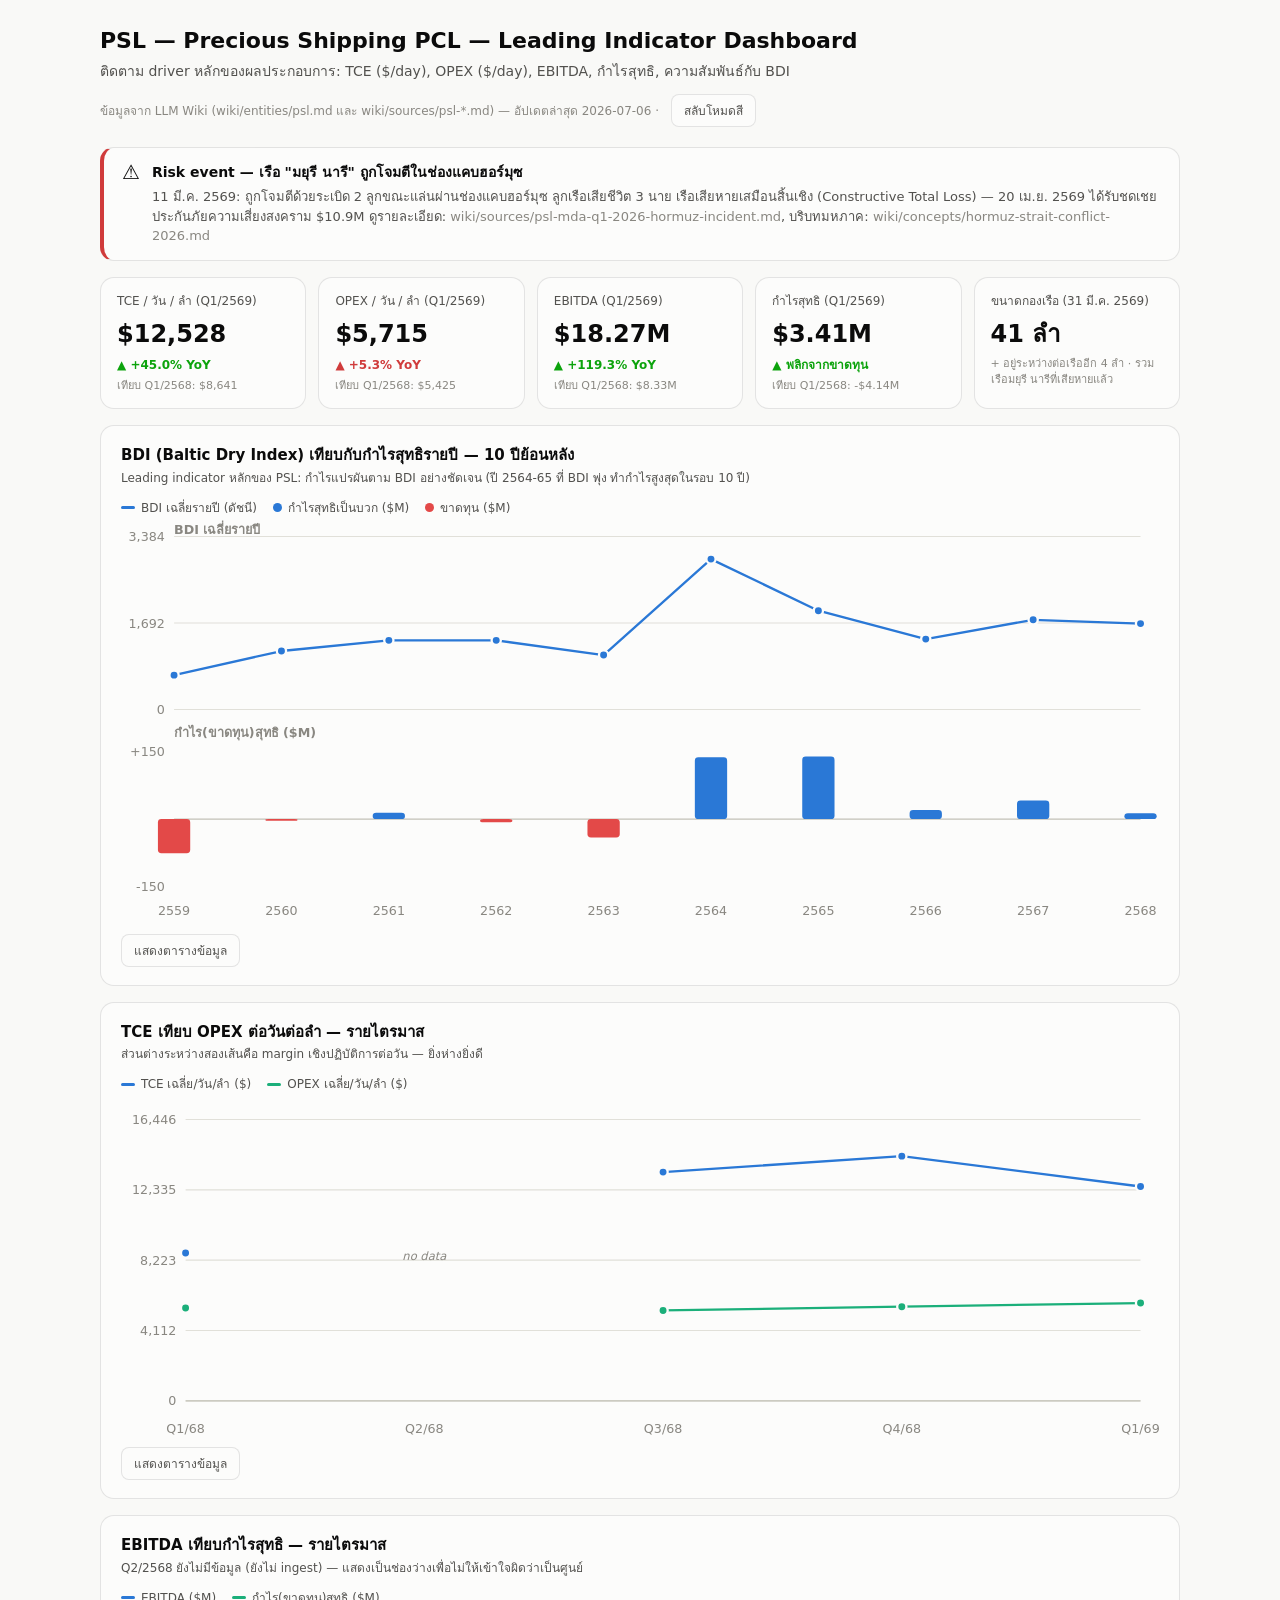
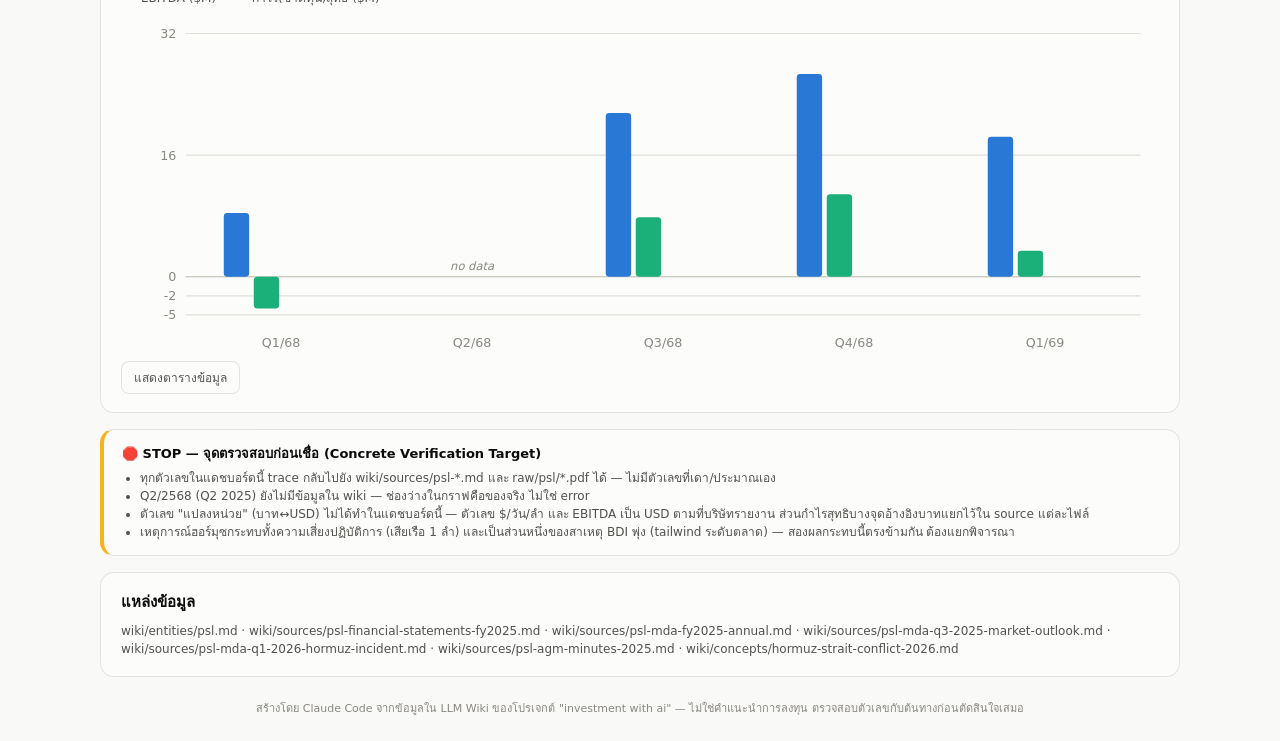
<file: stock/psl.html>
<!doctype html>
<html lang="th">
<head>
<meta charset="utf-8">
<meta name="robots" content="noindex, nofollow">
<title>PSL Leading Indicator Dashboard</title>
<meta name="viewport" content="width=device-width, initial-scale=1">
<style>
  :root{
    --surface-1:#fcfcfb; --page:#f9f9f7;
    --text-primary:#0b0b0b; --text-secondary:#52514e; --text-muted:#898781;
    --grid:#e1e0d9; --axis:#c3c2b7; --border:rgba(11,11,11,0.10);
    --series-1:#2a78d6; /* blue: revenue / BDI / EBITDA */
    --series-2:#1baf7a; /* aqua: opex / net profit (grouped) */
    --diverge-pos:#2a78d6; --diverge-neg:#e34948; --diverge-mid:#f0efec;
    --good:#0ca30c; --warning:#fab219; --serious:#ec835a; --critical:#d03b3b;
    --card-radius:14px;
  }
  @media (prefers-color-scheme: dark){
    :root{
      --surface-1:#1a1a19; --page:#0d0d0d;
      --text-primary:#ffffff; --text-secondary:#c3c2b7; --text-muted:#898781;
      --grid:#2c2c2a; --axis:#383835; --border:rgba(255,255,255,0.10);
      --series-1:#3987e5; --series-2:#199e70;
      --diverge-pos:#3987e5; --diverge-neg:#e66767; --diverge-mid:#383835;
      --good:#0ca30c; --warning:#fab219; --serious:#ec835a; --critical:#d03b3b;
    }
  }
  :root[data-theme="dark"]{
    --surface-1:#1a1a19; --page:#0d0d0d;
    --text-primary:#ffffff; --text-secondary:#c3c2b7; --text-muted:#898781;
    --grid:#2c2c2a; --axis:#383835; --border:rgba(255,255,255,0.10);
    --series-1:#3987e5; --series-2:#199e70;
    --diverge-pos:#3987e5; --diverge-neg:#e66767; --diverge-mid:#383835;
  }
  :root[data-theme="light"]{
    --surface-1:#fcfcfb; --page:#f9f9f7;
    --text-primary:#0b0b0b; --text-secondary:#52514e; --text-muted:#898781;
    --grid:#e1e0d9; --axis:#c3c2b7; --border:rgba(11,11,11,0.10);
    --series-1:#2a78d6; --series-2:#1baf7a;
    --diverge-pos:#2a78d6; --diverge-neg:#e34948; --diverge-mid:#f0efec;
  }
  *{box-sizing:border-box;}
  body{
    margin:0; background:var(--page); color:var(--text-primary);
    font-family:system-ui,-apple-system,"Segoe UI",sans-serif;
    padding:24px; line-height:1.5;
  }
  .wrap{max-width:1080px;margin:0 auto;}
  header.page{margin-bottom:20px;}
  h1{font-size:22px;margin:0 0 4px;}
  .subtitle{color:var(--text-secondary);font-size:14px;margin:0 0 2px;}
  .meta{color:var(--text-muted);font-size:12px;}
  .card{
    background:var(--surface-1); border:1px solid var(--border);
    border-radius:var(--card-radius); padding:18px 20px; margin-bottom:16px;
  }
  .kpi-row{display:grid;grid-template-columns:repeat(auto-fit,minmax(150px,1fr));gap:12px;margin-bottom:16px;}
  .stat-tile{
    background:var(--surface-1); border:1px solid var(--border); border-radius:var(--card-radius);
    padding:14px 16px;
  }
  .stat-label{font-size:12px;color:var(--text-secondary);margin-bottom:6px;}
  .stat-value{font-size:24px;font-weight:600;color:var(--text-primary);}
  .stat-delta{font-size:12px;margin-top:4px;font-weight:600;}
  .stat-delta.up-good{color:var(--good);}
  .stat-delta.up-bad{color:var(--critical);}
  .stat-delta.flip{color:var(--good);}
  .stat-note{font-size:11px;color:var(--text-muted);margin-top:4px;}
  .alert{
    background:var(--surface-1); border:1px solid var(--border); border-left:4px solid var(--critical);
    border-radius:var(--card-radius); padding:14px 18px; margin-bottom:16px;
    display:flex; gap:12px; align-items:flex-start;
  }
  .alert .icon{font-size:20px;line-height:1;}
  .alert .title{font-weight:600;font-size:14px;margin-bottom:4px;}
  .alert .body{font-size:13px;color:var(--text-secondary);}
  .chart-title{font-size:15px;font-weight:600;margin:0 0 2px;}
  .chart-caption{font-size:12px;color:var(--text-secondary);margin:0 0 12px;}
  .legend{display:flex;gap:16px;font-size:12px;color:var(--text-secondary);margin-bottom:8px;flex-wrap:wrap;}
  .legend-item{display:flex;align-items:center;gap:6px;}
  .swatch{width:14px;height:3px;border-radius:2px;display:inline-block;}
  .swatch.dot{width:9px;height:9px;border-radius:50%;}
  svg.chart{width:100%;height:auto;display:block;overflow:visible;}
  .gridline{stroke:var(--grid);stroke-width:1;}
  .axis-line{stroke:var(--axis);stroke-width:1;}
  .axis-label{fill:var(--text-muted);font-size:11px;}
  .data-label{fill:var(--text-secondary);font-size:11px;}
  .no-data-label{fill:var(--text-muted);font-size:10px;font-style:italic;}
  .tooltip{
    position:absolute; pointer-events:none; background:var(--surface-1);
    border:1px solid var(--border); border-radius:8px; padding:8px 10px;
    font-size:12px; box-shadow:0 4px 16px rgba(0,0,0,0.15); opacity:0; transition:opacity .1s;
    z-index:10; min-width:120px;
  }
  .tooltip .t-head{font-weight:600;color:var(--text-primary);margin-bottom:4px;}
  .tooltip .t-row{display:flex;justify-content:space-between;gap:10px;color:var(--text-secondary);}
  .tooltip .t-row .v{font-weight:600;color:var(--text-primary);}
  .crosshair{stroke:var(--axis);stroke-width:1;stroke-dasharray:2,2;pointer-events:none;opacity:0;}
  .hit-rect{fill:transparent;cursor:crosshair;}
  .btn{
    background:var(--surface-1); border:1px solid var(--border); color:var(--text-secondary);
    font-size:12px; padding:6px 12px; border-radius:8px; cursor:pointer;
  }
  .btn:hover{color:var(--text-primary);}
  .table-view{display:none;margin-top:12px;overflow-x:auto;}
  .table-view.show{display:block;}
  table{border-collapse:collapse;width:100%;font-size:12px;}
  th,td{padding:6px 10px;text-align:right;border-bottom:1px solid var(--grid);font-variant-numeric:tabular-nums;}
  th:first-child,td:first-child{text-align:left;font-variant-numeric:normal;}
  th{color:var(--text-secondary);font-weight:600;}
  td{color:var(--text-primary);}
  .source-list{font-size:12px;color:var(--text-secondary);}
  .source-list a{color:var(--series-1);text-decoration:none;}
  .stop-box{border:1px solid var(--border);border-left:4px solid var(--warning);border-radius:var(--card-radius);padding:14px 18px;background:var(--surface-1);}
  .stop-box .title{font-weight:600;font-size:13px;margin-bottom:6px;}
  .stop-box ul{margin:6px 0 0;padding-left:18px;font-size:12px;color:var(--text-secondary);}
  footer{font-size:11px;color:var(--text-muted);margin-top:24px;text-align:center;}
</style>
</head>
<body>
<div class="wrap">

  <header class="page">
    <h1>PSL — Precious Shipping PCL — Leading Indicator Dashboard</h1>
    <p class="subtitle">ติดตาม driver หลักของผลประกอบการ: TCE ($/day), OPEX ($/day), EBITDA, กำไรสุทธิ, ความสัมพันธ์กับ BDI</p>
    <p class="meta">ข้อมูลจาก LLM Wiki (wiki/entities/psl.md และ wiki/sources/psl-*.md) — อัปเดตล่าสุด 2026-07-06 · <button class="btn" id="toggle-theme" style="margin-left:8px;">สลับโหมดสี</button></p>
  </header>

  <div class="alert">
    <div class="icon">⚠️</div>
    <div>
      <div class="title">Risk event — เรือ "มยุรี นารี" ถูกโจมตีในช่องแคบฮอร์มุซ</div>
      <div class="body">11 มี.ค. 2569: ถูกโจมตีด้วยระเบิด 2 ลูกขณะแล่นผ่านช่องแคบฮอร์มุซ ลูกเรือเสียชีวิต 3 นาย เรือเสียหายเสมือนสิ้นเชิง (Constructive Total Loss) — 20 เม.ย. 2569 ได้รับชดเชยประกันภัยความเสี่ยงสงคราม $10.9M
        ดูรายละเอียด: <span style="color:var(--text-muted);">wiki/sources/psl-mda-q1-2026-hormuz-incident.md</span>, บริบทมหภาค: <span style="color:var(--text-muted);">wiki/concepts/hormuz-strait-conflict-2026.md</span></div>
    </div>
  </div>

  <div class="kpi-row">
    <div class="stat-tile">
      <div class="stat-label">TCE / วัน / ลำ (Q1/2569)</div>
      <div class="stat-value">$12,528</div>
      <div class="stat-delta up-good">▲ +45.0% YoY</div>
      <div class="stat-note">เทียบ Q1/2568: $8,641</div>
    </div>
    <div class="stat-tile">
      <div class="stat-label">OPEX / วัน / ลำ (Q1/2569)</div>
      <div class="stat-value">$5,715</div>
      <div class="stat-delta up-bad">▲ +5.3% YoY</div>
      <div class="stat-note">เทียบ Q1/2568: $5,425</div>
    </div>
    <div class="stat-tile">
      <div class="stat-label">EBITDA (Q1/2569)</div>
      <div class="stat-value">$18.27M</div>
      <div class="stat-delta up-good">▲ +119.3% YoY</div>
      <div class="stat-note">เทียบ Q1/2568: $8.33M</div>
    </div>
    <div class="stat-tile">
      <div class="stat-label">กำไรสุทธิ (Q1/2569)</div>
      <div class="stat-value">$3.41M</div>
      <div class="stat-delta flip">▲ พลิกจากขาดทุน</div>
      <div class="stat-note">เทียบ Q1/2568: -$4.14M</div>
    </div>
    <div class="stat-tile">
      <div class="stat-label">ขนาดกองเรือ (31 มี.ค. 2569)</div>
      <div class="stat-value">41 ลำ</div>
      <div class="stat-note">+ อยู่ระหว่างต่อเรืออีก 4 ลำ · รวมเรือมยุรี นารีที่เสียหายแล้ว</div>
    </div>
  </div>

  <div class="card">
    <p class="chart-title">BDI (Baltic Dry Index) เทียบกับกำไรสุทธิรายปี — 10 ปีย้อนหลัง</p>
    <p class="chart-caption">Leading indicator หลักของ PSL: กำไรแปรผันตาม BDI อย่างชัดเจน (ปี 2564-65 ที่ BDI พุ่ง ทำกำไรสูงสุดในรอบ 10 ปี)</p>
    <div class="legend">
      <span class="legend-item"><span class="swatch" style="background:var(--series-1);"></span>BDI เฉลี่ยรายปี (ดัชนี)</span>
      <span class="legend-item"><span class="swatch dot" style="background:var(--diverge-pos);"></span>กำไรสุทธิเป็นบวก ($M)</span>
      <span class="legend-item"><span class="swatch dot" style="background:var(--diverge-neg);"></span>ขาดทุน ($M)</span>
    </div>
    <svg class="chart" id="chart-bdi" viewBox="0 0 900 355" preserveAspectRatio="xMidYMid meet"></svg>
    <button class="btn" data-table-toggle="table-bdi">แสดงตารางข้อมูล</button>
    <div class="table-view" id="table-bdi"></div>
  </div>

  <div class="card">
    <p class="chart-title">TCE เทียบ OPEX ต่อวันต่อลำ — รายไตรมาส</p>
    <p class="chart-caption">ส่วนต่างระหว่างสองเส้นคือ margin เชิงปฏิบัติการต่อวัน — ยิ่งห่างยิ่งดี</p>
    <div class="legend">
      <span class="legend-item"><span class="swatch" style="background:var(--series-1);"></span>TCE เฉลี่ย/วัน/ลำ ($)</span>
      <span class="legend-item"><span class="swatch" style="background:var(--series-2);"></span>OPEX เฉลี่ย/วัน/ลำ ($)</span>
    </div>
    <svg class="chart" id="chart-tce" viewBox="0 0 900 300" preserveAspectRatio="xMidYMid meet"></svg>
    <button class="btn" data-table-toggle="table-tce">แสดงตารางข้อมูล</button>
    <div class="table-view" id="table-tce"></div>
  </div>

  <div class="card">
    <p class="chart-title">EBITDA เทียบกำไรสุทธิ — รายไตรมาส</p>
    <p class="chart-caption">Q2/2568 ยังไม่มีข้อมูล (ยังไม่ ingest) — แสดงเป็นช่องว่างเพื่อไม่ให้เข้าใจผิดว่าเป็นศูนย์</p>
    <div class="legend">
      <span class="legend-item"><span class="swatch" style="background:var(--series-1);"></span>EBITDA ($M)</span>
      <span class="legend-item"><span class="swatch" style="background:var(--series-2);"></span>กำไร(ขาดทุน)สุทธิ ($M)</span>
    </div>
    <svg class="chart" id="chart-ebitda" viewBox="0 0 900 300" preserveAspectRatio="xMidYMid meet"></svg>
    <button class="btn" data-table-toggle="table-ebitda">แสดงตารางข้อมูล</button>
    <div class="table-view" id="table-ebitda"></div>
  </div>

  <div class="card stop-box">
    <div class="title">🛑 STOP — จุดตรวจสอบก่อนเชื่อ (Concrete Verification Target)</div>
    <ul>
      <li>ทุกตัวเลขในแดชบอร์ดนี้ trace กลับไปยัง wiki/sources/psl-*.md และ raw/psl/*.pdf ได้ — ไม่มีตัวเลขที่เดา/ประมาณเอง</li>
      <li>Q2/2568 (Q2 2025) ยังไม่มีข้อมูลใน wiki — ช่องว่างในกราฟคือของจริง ไม่ใช่ error</li>
      <li>ตัวเลข "แปลงหน่วย" (บาท↔USD) ไม่ได้ทำในแดชบอร์ดนี้ — ตัวเลข $/วัน/ลำ และ EBITDA เป็น USD ตามที่บริษัทรายงาน ส่วนกำไรสุทธิบางจุดอ้างอิงบาทแยกไว้ใน source แต่ละไฟล์</li>
      <li>เหตุการณ์ฮอร์มุซกระทบทั้งความเสี่ยงปฏิบัติการ (เสียเรือ 1 ลำ) และเป็นส่วนหนึ่งของสาเหตุ BDI พุ่ง (tailwind ระดับตลาด) — สองผลกระทบนี้ตรงข้ามกัน ต้องแยกพิจารณา</li>
    </ul>
  </div>

  <div class="card">
    <p class="chart-title" style="margin-bottom:8px;">แหล่งข้อมูล</p>
    <div class="source-list">
      wiki/entities/psl.md · wiki/sources/psl-financial-statements-fy2025.md · wiki/sources/psl-mda-fy2025-annual.md · wiki/sources/psl-mda-q3-2025-market-outlook.md · wiki/sources/psl-mda-q1-2026-hormuz-incident.md · wiki/sources/psl-agm-minutes-2025.md · wiki/concepts/hormuz-strait-conflict-2026.md
    </div>
  </div>

  <footer>สร้างโดย Claude Code จากข้อมูลใน LLM Wiki ของโปรเจกต์ "investment with ai" — ไม่ใช่คำแนะนำการลงทุน ตรวจสอบตัวเลขกับต้นทางก่อนตัดสินใจเสมอ</footer>
</div>

<div class="tooltip" id="tooltip"></div>

<script>
(function(){
  "use strict";

  // ---------- data ----------
  var yearly = [
    {label:'2559', en:2016, bdi:673,  profit:-75.61},
    {label:'2560', en:2017, bdi:1145, profit:-3.76},
    {label:'2561', en:2018, bdi:1353, profit:14.10},
    {label:'2562', en:2019, bdi:1353, profit:-7.25},
    {label:'2563', en:2020, bdi:1066, profit:-40.80},
    {label:'2564', en:2021, bdi:2943, profit:136.96},
    {label:'2565', en:2022, bdi:1934, profit:138.61},
    {label:'2566', en:2023, bdi:1378, profit:20.35},
    {label:'2567', en:2024, bdi:1755, profit:41.31},
    {label:'2568', en:2025, bdi:1681, profit:13.09}
  ];

  var quarterly = [
    {label:'Q1/68', en:'Q1 2025', rev:8641,  opex:5425, ebitda:8.33,  profit:-4.14},
    {label:'Q2/68', en:'Q2 2025', rev:null,  opex:null, ebitda:null, profit:null},
    {label:'Q3/68', en:'Q3 2025', rev:13368, opex:5284, ebitda:21.36, profit:7.78},
    {label:'Q4/68', en:'Q4 2025', rev:14301, opex:5503, ebitda:26.45, profit:10.77},
    {label:'Q1/69', en:'Q1 2026', rev:12528, opex:5715, ebitda:18.27, profit:3.41}
  ];

  var cssVar = function(name){
    return getComputedStyle(document.documentElement).getPropertyValue(name).trim();
  };

  var fmt = function(n, opts){
    opts = opts || {};
    if(n === null || n === undefined) return 'n/a';
    var s = (opts.signed && n > 0 ? '+' : '') + n.toLocaleString('en-US', {maximumFractionDigits: opts.decimals || 0, minimumFractionDigits: opts.decimals || 0});
    return (opts.prefix||'') + s + (opts.suffix||'');
  };

  var tooltip = document.getElementById('tooltip');
  function showTooltip(x, y, headHtml, rows){
    tooltip.innerHTML = '';
    var head = document.createElement('div');
    head.className = 't-head';
    head.textContent = headHtml;
    tooltip.appendChild(head);
    rows.forEach(function(r){
      var row = document.createElement('div');
      row.className = 't-row';
      var label = document.createElement('span');
      label.textContent = r.label;
      var val = document.createElement('span');
      val.className = 'v';
      val.textContent = r.value;
      row.appendChild(label);
      row.appendChild(val);
      tooltip.appendChild(row);
    });
    tooltip.style.left = (x + 16) + 'px';
    tooltip.style.top = (y + 16) + 'px';
    tooltip.style.opacity = '1';
  }
  function hideTooltip(){ tooltip.style.opacity = '0'; }

  var NS = 'http://www.w3.org/2000/svg';
  var STYLE_KEYS = {fill:1, stroke:1};
  function el(tag, attrs){
    var e = document.createElementNS(NS, tag);
    for(var k in attrs){
      var v = attrs[k];
      if(STYLE_KEYS[k] && typeof v === 'string' && v.indexOf('var(') === 0){
        e.style[k] = v; // route CSS custom properties through inline style for reliable var() resolution
      } else {
        e.setAttribute(k, v);
      }
    }
    return e;
  }

  // ---------- small-multiple: BDI (line) + Net profit (diverging bar) ----------
  function renderBdiChart(){
    var svg = document.getElementById('chart-bdi');
    var W = 900, padL = 46, padR = 16;
    var topH = 150, botH = 130, gap = 30, topY = 10, botY = topY + topH + gap;
    var plotW = W - padL - padR;
    var n = yearly.length;
    var stepX = plotW / (n - 1);
    var maxBdi = Math.max.apply(null, yearly.map(function(d){return d.bdi;})) * 1.15;
    var maxProfit = Math.max.apply(null, yearly.map(function(d){return Math.abs(d.profit);})) * 1.2;

    function xAt(i){ return padL + stepX * i; }
    function yTop(v){ return topY + topH - (v / maxBdi) * topH; }
    function yBotZero(){ return botY + botH / 2; }
    function yBot(v){ return yBotZero() - (v / maxProfit) * (botH/2); }

    // gridlines top
    [0, 0.5, 1].forEach(function(f){
      var yy = topY + topH - f * topH;
      svg.appendChild(el('line', {x1:padL, x2:W-padR, y1:yy, y2:yy, class:'gridline'}));
      svg.appendChild(el('text', {x:padL-8, y:yy+4, class:'axis-label', 'text-anchor':'end'})).textContent = Math.round(maxBdi*f).toLocaleString();
    });
    // axis baseline bottom
    svg.appendChild(el('line', {x1:padL, x2:W-padR, y1:yBotZero(), y2:yBotZero(), class:'axis-line'}));
    [1,-1].forEach(function(sign){
      var yy = yBotZero() - sign*(botH/2)*0.9;
      var t = el('text', {x:padL-8, y:yy+4, class:'axis-label', 'text-anchor':'end'});
      t.textContent = (sign>0?'+':'') + Math.round(maxProfit*0.9*sign);
      svg.appendChild(t);
    });

    // BDI line path
    var pathD = '';
    yearly.forEach(function(d,i){
      var x = xAt(i), y = yTop(d.bdi);
      pathD += (i===0?'M':'L') + x + ',' + y + ' ';
    });
    svg.appendChild(el('path', {d:pathD.trim(), fill:'none', stroke:'var(--series-1)', 'stroke-width':2, 'stroke-linejoin':'round','stroke-linecap':'round'}));

    // BDI dots + hit areas
    yearly.forEach(function(d,i){
      var x = xAt(i), y = yTop(d.bdi);
      var dot = el('circle', {cx:x, cy:y, r:4, fill:'var(--series-1)', stroke:'var(--surface-1)', 'stroke-width':2});
      svg.appendChild(dot);
      var hit = el('circle', {cx:x, cy:y, r:14, class:'hit-rect'});
      hit.addEventListener('pointerenter', function(e){
        var rect = svg.getBoundingClientRect();
        showTooltip(e.clientX, e.clientY, 'ปี ' + d.label + ' (' + d.en + ')', [
          {label:'BDI เฉลี่ย', value: d.bdi.toLocaleString()},
          {label:'กำไร(ขาดทุน)สุทธิ', value: fmt(d.profit, {prefix:'$', suffix:'M', decimals:2, signed:true})}
        ]);
      });
      hit.addEventListener('pointerleave', hideTooltip);
      svg.appendChild(hit);
    });

    // Net profit bars (diverging)
    var barW = Math.min(28, stepX*0.5);
    yearly.forEach(function(d,i){
      var x = xAt(i);
      var y0 = yBotZero(), y1 = yBot(d.profit);
      var top = Math.min(y0,y1), h = Math.abs(y1-y0);
      var color = d.profit >= 0 ? 'var(--diverge-pos)' : 'var(--diverge-neg)';
      var bar = el('rect', {x:x-barW/2, y:top, width:barW, height:Math.max(h,1), rx:3, fill:color});
      svg.appendChild(bar);
      var hit = el('rect', {x:x-barW/2-4, y:botY, width:barW+8, height:botH, class:'hit-rect'});
      hit.addEventListener('pointerenter', function(e){
        showTooltip(e.clientX, e.clientY, 'ปี ' + d.label + ' (' + d.en + ')', [
          {label:'BDI เฉลี่ย', value: d.bdi.toLocaleString()},
          {label:'กำไร(ขาดทุน)สุทธิ', value: fmt(d.profit, {prefix:'$', suffix:'M', decimals:2, signed:true})}
        ]);
      });
      hit.addEventListener('pointerleave', hideTooltip);
      svg.appendChild(hit);
      // x labels (once, aligned to bottom panel)
      var lbl = el('text', {x:x, y:botY+botH+18, class:'axis-label', 'text-anchor':'middle'});
      lbl.textContent = d.label;
      svg.appendChild(lbl);
    });

    // panel captions
    var capTop = el('text', {x:padL, y:topY-2, class:'axis-label', 'font-weight':600});
    capTop.textContent = 'BDI เฉลี่ยรายปี';
    svg.appendChild(capTop);
    var capBot = el('text', {x:padL, y:botY-6, class:'axis-label', 'font-weight':600});
    capBot.textContent = 'กำไร(ขาดทุน)สุทธิ ($M)';
    svg.appendChild(capBot);

    buildTable('table-bdi', ['ปี','BDI เฉลี่ย','กำไร(ขาดทุน)สุทธิ ($M)'], yearly.map(function(d){
      return [d.label+' ('+d.en+')', d.bdi.toLocaleString(), fmt(d.profit,{decimals:2,signed:true})];
    }));
  }

  // ---------- generic multi-line chart (TCE vs OPEX) ----------
  function renderLineChart(svgId, data, seriesKeys, seriesColors, seriesLabels, valueFmt, tableId, tableHeaders){
    var svg = document.getElementById(svgId);
    var W = 900, H = 300, padL = 56, padR = 16, padT = 16, padB = 40;
    var plotW = W - padL - padR, plotH = H - padT - padB;
    var n = data.length;
    var stepX = plotW / (n - 1);
    var allVals = [];
    data.forEach(function(d){ seriesKeys.forEach(function(k){ if(d[k]!==null && d[k]!==undefined) allVals.push(d[k]); }); });
    var maxV = Math.max.apply(null, allVals) * 1.15;
    var minV = 0;

    function xAt(i){ return padL + stepX*i; }
    function yAt(v){ return padT + plotH - ((v-minV)/(maxV-minV))*plotH; }

    // gridlines
    [0,0.25,0.5,0.75,1].forEach(function(f){
      var yy = padT + plotH - f*plotH;
      svg.appendChild(el('line', {x1:padL, x2:W-padR, y1:yy, y2:yy, class:'gridline'}));
      var t = el('text', {x:padL-8, y:yy+4, class:'axis-label', 'text-anchor':'end'});
      t.textContent = Math.round(minV + f*(maxV-minV)).toLocaleString();
      svg.appendChild(t);
    });
    svg.appendChild(el('line', {x1:padL, x2:W-padR, y1:padT+plotH, y2:padT+plotH, class:'axis-line'}));

    // x labels + one "no data" marker per index (drawn once, not per series)
    data.forEach(function(d,i){
      var t = el('text', {x:xAt(i), y:H-12, class:'axis-label', 'text-anchor':'middle'});
      t.textContent = d.label;
      svg.appendChild(t);
      var allNull = seriesKeys.every(function(k){ return d[k]===null || d[k]===undefined; });
      if(allNull){
        var nd = el('text', {x:xAt(i), y:padT+plotH/2, class:'no-data-label', 'text-anchor':'middle'});
        nd.textContent = 'no data';
        svg.appendChild(nd);
      }
    });

    seriesKeys.forEach(function(key, si){
      var color = seriesColors[si];
      var pathD = '';
      var started = false;
      data.forEach(function(d,i){
        if(d[key] === null || d[key] === undefined){ started = false; return; }
        var x = xAt(i), y = yAt(d[key]);
        pathD += (started?'L':'M') + x + ',' + y + ' ';
        started = true;
      });
      svg.appendChild(el('path', {d:pathD.trim(), fill:'none', stroke:color, 'stroke-width':2, 'stroke-linejoin':'round','stroke-linecap':'round'}));

      data.forEach(function(d,i){
        if(d[key] === null || d[key] === undefined){
          return;
        }
        var x = xAt(i), y = yAt(d[key]);
        var dot = el('circle', {cx:x, cy:y, r:4, fill:color, stroke:'var(--surface-1)', 'stroke-width':2});
        svg.appendChild(dot);
        var hit = el('circle', {cx:x, cy:y, r:14, class:'hit-rect'});
        hit.addEventListener('pointerenter', function(e){
          var rows = seriesKeys.map(function(k2,si2){
            return {label: seriesLabels[si2], value: d[k2]===null||d[k2]===undefined ? 'n/a' : valueFmt(d[k2])};
          });
          showTooltip(e.clientX, e.clientY, d.label + ' (' + d.en + ')', rows);
        });
        hit.addEventListener('pointerleave', hideTooltip);
        svg.appendChild(hit);
      });
    });

    buildTable(tableId, tableHeaders, data.map(function(d){
      var row = [d.label + ' (' + d.en + ')'];
      seriesKeys.forEach(function(k){ row.push(d[k]===null||d[k]===undefined?'n/a':valueFmt(d[k])); });
      return row;
    }));
  }

  // ---------- generic grouped bar chart (EBITDA vs Net profit) ----------
  function renderGroupedBar(svgId, data, seriesKeys, seriesColors, seriesLabels, valueFmt, tableId, tableHeaders){
    var svg = document.getElementById(svgId);
    var W = 900, H = 300, padL = 56, padR = 16, padT = 16, padB = 40;
    var plotW = W - padL - padR, plotH = H - padT - padB;
    var n = data.length;
    var stepX = plotW / n;
    var allVals = [];
    data.forEach(function(d){ seriesKeys.forEach(function(k){ if(d[k]!==null && d[k]!==undefined) allVals.push(d[k]); }); });
    var maxV = Math.max.apply(null, allVals.concat([0])) * 1.2;
    var minV = Math.min.apply(null, allVals.concat([0])) * 1.2;
    var zeroY = padT + plotH * (maxV/(maxV-minV));

    function yAt(v){ return padT + plotH - ((v-minV)/(maxV-minV))*plotH; }

    [minV, minV/2, 0, maxV/2, maxV].forEach(function(v){
      var yy = yAt(v);
      svg.appendChild(el('line', {x1:padL, x2:W-padR, y1:yy, y2:yy, class:'gridline'}));
      var t = el('text', {x:padL-8, y:yy+4, class:'axis-label', 'text-anchor':'end'});
      t.textContent = Math.round(v).toLocaleString();
      svg.appendChild(t);
    });
    svg.appendChild(el('line', {x1:padL, x2:W-padR, y1:zeroY, y2:zeroY, class:'axis-line'}));

    var groupW = stepX * 0.6;
    var barW = Math.min(22, groupW/seriesKeys.length - 4);

    data.forEach(function(d,i){
      var gx = padL + stepX*i + stepX/2;
      var hasData = seriesKeys.some(function(k){return d[k]!==null && d[k]!==undefined;});
      var lbl = el('text', {x:gx, y:H-12, class:'axis-label', 'text-anchor':'middle'});
      lbl.textContent = d.label;
      svg.appendChild(lbl);
      if(!hasData){
        var nd = el('text', {x:gx, y:zeroY-6, class:'no-data-label', 'text-anchor':'middle'});
        nd.textContent = 'no data';
        svg.appendChild(nd);
        return;
      }
      seriesKeys.forEach(function(key, si){
        if(d[key]===null || d[key]===undefined) return;
        var bx = gx - (groupW/2) + si*(barW+4);
        var y0 = zeroY, y1 = yAt(d[key]);
        var top = Math.min(y0,y1), h = Math.max(Math.abs(y1-y0),1);
        var bar = el('rect', {x:bx, y:top, width:barW, height:h, rx:3, fill:seriesColors[si]});
        svg.appendChild(bar);
        var hit = el('rect', {x:bx-3, y:padT, width:barW+6, height:plotH, class:'hit-rect'});
        hit.addEventListener('pointerenter', function(e){
          var rows = seriesKeys.map(function(k2,si2){
            return {label: seriesLabels[si2], value: d[k2]===null||d[k2]===undefined?'n/a':valueFmt(d[k2])};
          });
          showTooltip(e.clientX, e.clientY, d.label + ' (' + d.en + ')', rows);
        });
        hit.addEventListener('pointerleave', hideTooltip);
        svg.appendChild(hit);
      });
    });

    buildTable(tableId, tableHeaders, data.map(function(d){
      var row = [d.label + ' (' + d.en + ')'];
      seriesKeys.forEach(function(k){ row.push(d[k]===null||d[k]===undefined?'n/a':valueFmt(d[k])); });
      return row;
    }));
  }

  function buildTable(containerId, headers, rows){
    var container = document.getElementById(containerId);
    var table = document.createElement('table');
    var thead = document.createElement('thead');
    var trh = document.createElement('tr');
    headers.forEach(function(h){
      var th = document.createElement('th');
      th.textContent = h;
      trh.appendChild(th);
    });
    thead.appendChild(trh);
    table.appendChild(thead);
    var tbody = document.createElement('tbody');
    rows.forEach(function(r){
      var tr = document.createElement('tr');
      r.forEach(function(c){
        var td = document.createElement('td');
        td.textContent = c;
        tr.appendChild(td);
      });
      tbody.appendChild(tr);
    });
    table.appendChild(tbody);
    container.innerHTML = '';
    container.appendChild(table);
  }

  document.querySelectorAll('[data-table-toggle]').forEach(function(btn){
    btn.addEventListener('click', function(){
      var target = document.getElementById(btn.getAttribute('data-table-toggle'));
      target.classList.toggle('show');
      btn.textContent = target.classList.contains('show') ? 'ซ่อนตารางข้อมูล' : 'แสดงตารางข้อมูล';
    });
  });

  document.getElementById('toggle-theme').addEventListener('click', function(){
    var root = document.documentElement;
    var cur = root.getAttribute('data-theme');
    if(cur === 'dark'){ root.setAttribute('data-theme','light'); }
    else if(cur === 'light'){ root.removeAttribute('data-theme'); }
    else { root.setAttribute('data-theme','dark'); }
  });

  renderBdiChart();
  renderLineChart('chart-tce', quarterly, ['rev','opex'], ['var(--series-1)','var(--series-2)'],
    ['TCE/วัน/ลำ','OPEX/วัน/ลำ'], function(v){return '$'+v.toLocaleString();},
    'table-tce', ['ไตรมาส','TCE/วัน/ลำ ($)','OPEX/วัน/ลำ ($)']);
  renderGroupedBar('chart-ebitda', quarterly, ['ebitda','profit'], ['var(--series-1)','var(--series-2)'],
    ['EBITDA','กำไร(ขาดทุน)สุทธิ'], function(v){return '$'+v.toLocaleString(undefined,{maximumFractionDigits:2})+'M';},
    'table-ebitda', ['ไตรมาส','EBITDA ($M)','กำไร(ขาดทุน)สุทธิ ($M)']);

})();
</script>
</body>
</html>
</file>
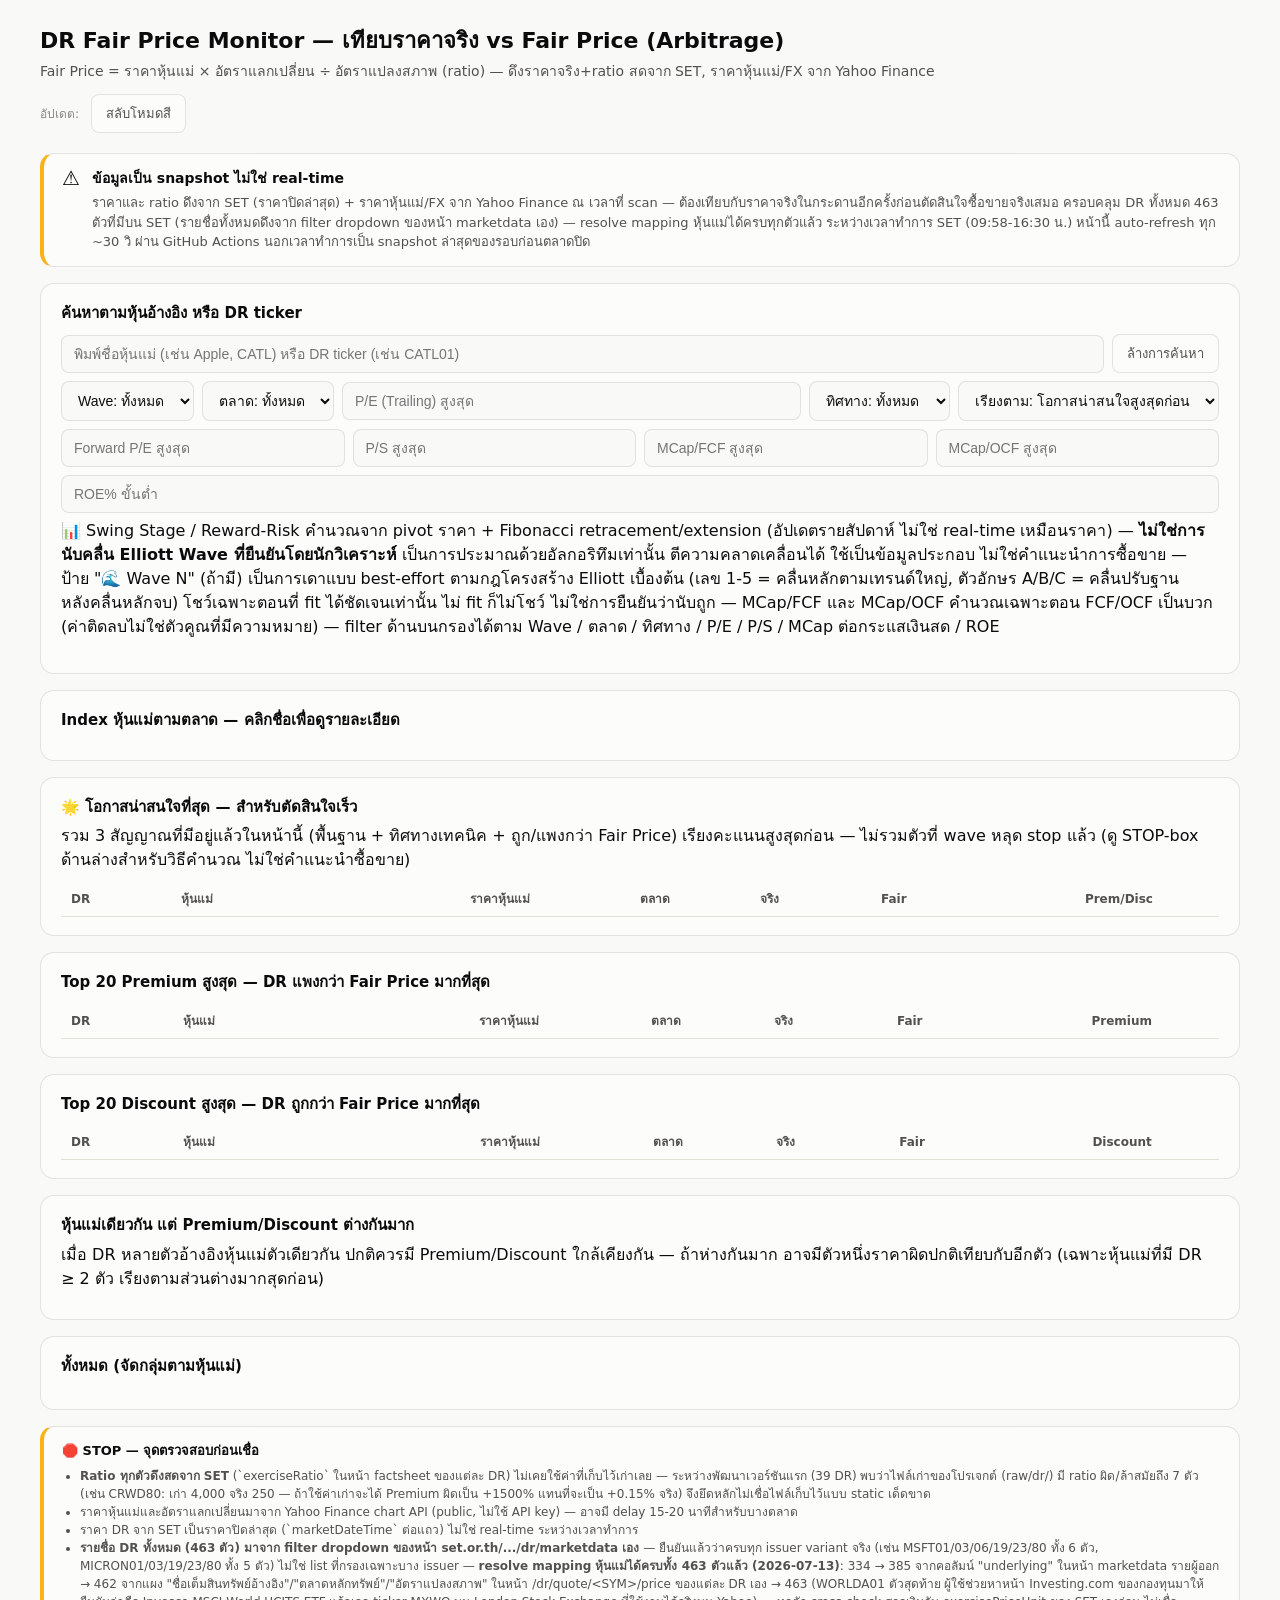
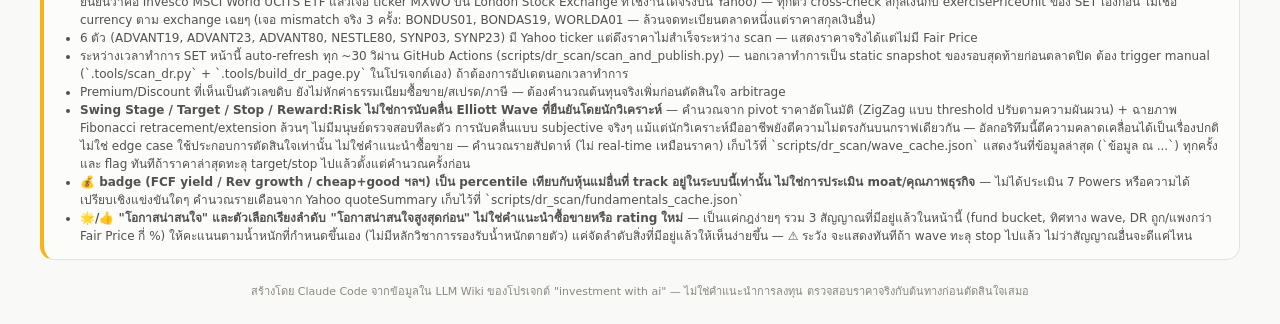
<file: scripts/dr_scan/page_template.html>
<!doctype html>
<html lang="th">
<head>
<meta charset="utf-8">
<meta name="robots" content="noindex, nofollow">
<title>DR Fair Price Monitor</title>
<meta name="viewport" content="width=device-width, initial-scale=1">
<style>
  :root{
    --surface-1:#fcfcfb; --page:#f9f9f7;
    --text-primary:#0b0b0b; --text-secondary:#52514e; --text-muted:#898781;
    --grid:#e1e0d9; --axis:#c3c2b7; --border:rgba(11,11,11,0.10);
    --series-1:#2a78d6; --series-2:#c9972c; --series-3:#a09d94;
    --good:#0ca30c; --warning:#fab219; --serious:#ec835a; --critical:#d03b3b;
    --card-radius:14px;
  }
  @media (prefers-color-scheme: dark){
    :root{
      --surface-1:#1a1a19; --page:#0d0d0d;
      --text-primary:#ffffff; --text-secondary:#c3c2b7; --text-muted:#898781;
      --grid:#2c2c2a; --axis:#383835; --border:rgba(255,255,255,0.10);
      --series-1:#3987e5; --series-2:#d9ab45; --series-3:#6f6d66;
    }
  }
  :root[data-theme="dark"]{
    --surface-1:#1a1a19; --page:#0d0d0d;
    --text-primary:#ffffff; --text-secondary:#c3c2b7; --text-muted:#898781;
    --grid:#2c2c2a; --axis:#383835; --border:rgba(255,255,255,0.10);
    --series-1:#3987e5; --series-2:#d9ab45; --series-3:#6f6d66;
  }
  :root[data-theme="light"]{
    --surface-1:#fcfcfb; --page:#f9f9f7;
    --text-primary:#0b0b0b; --text-secondary:#52514e; --text-muted:#898781;
    --grid:#e1e0d9; --axis:#c3c2b7; --border:rgba(11,11,11,0.10);
    --series-1:#2a78d6; --series-2:#c9972c; --series-3:#a09d94;
  }
  *{box-sizing:border-box;}
  body{margin:0;background:var(--page);color:var(--text-primary);font-family:system-ui,-apple-system,"Segoe UI",sans-serif;padding:24px;line-height:1.5;overflow-x:hidden;}
  .wrap{max-width:1200px;margin:0 auto;}
  header.page{margin-bottom:20px;}
  h1{font-size:22px;margin:0 0 4px;}
  .subtitle{color:var(--text-secondary);font-size:14px;margin:0 0 2px;}
  .meta{color:var(--text-muted);font-size:12px;}
  .card{background:var(--surface-1);border:1px solid var(--border);border-radius:var(--card-radius);padding:18px 20px;margin-bottom:16px;}
  .alert{background:var(--surface-1);border:1px solid var(--border);border-left:4px solid var(--warning);border-radius:var(--card-radius);padding:14px 18px;margin-bottom:16px;display:flex;gap:12px;align-items:flex-start;}
  .alert .icon{font-size:20px;line-height:1;}
  .alert .title{font-weight:600;font-size:14px;margin-bottom:4px;}
  .alert .body{font-size:13px;color:var(--text-secondary);}
  .btn{background:var(--surface-1);border:1px solid var(--border);color:var(--text-secondary);font-size:13px;padding:8px 14px;border-radius:8px;cursor:pointer;display:inline-block;text-decoration:none;}
  .btn:hover{color:var(--text-primary);}
  .btn.primary{background:var(--series-1);color:#fff;border-color:var(--series-1);}
  input[type=text],select{background:var(--page);border:1px solid var(--border);border-radius:8px;color:var(--text-primary);padding:10px 12px;font-size:14px;}
  .search-row{display:flex;gap:8px;flex-wrap:wrap;align-items:center;}
  .search-row input[type=text]{flex:1;min-width:260px;}
  .search-row select{min-width:0;flex:0 1 auto;}
  .search-row .num-filter{flex:0 1 140px;min-width:100px;width:auto;}
  .wave-line{display:block;margin-top:4px;}
  .wave-ok{color:var(--series-1);}
  .wave-warn{color:var(--warning);}
  .wave-breach{color:var(--critical);}
  .fund-line{display:block;margin-top:4px;color:var(--text-secondary);}
  .fund-line .fund-tag{font-weight:600;}
  .fund-cheap-good .fund-tag{color:var(--series-1);}
  .fund-good-only .fund-tag,.fund-cheap-only .fund-tag{color:var(--text-secondary);}
  .section-title{font-size:15px;font-weight:600;margin:0 0 10px;}
  .table-scroll{overflow-x:auto;}
  .mobile-label{display:none;}
  table{width:100%;border-collapse:collapse;font-size:13px;}
  th,td{padding:8px 10px;text-align:right;border-bottom:1px solid var(--grid);white-space:nowrap;}
  th:first-child,td:first-child,th:nth-child(2),td:nth-child(2){text-align:left;}
  th{color:var(--text-secondary);font-weight:600;font-size:12px;}
  td{color:var(--text-primary);font-variant-numeric:tabular-nums;}
  @media (max-width:640px){
    body{padding:10px;}
    .card{padding:12px 14px;}
    h1{font-size:18px;}
    .subtitle{font-size:12px;}
    table{font-size:12px;}
    th,td{padding:6px 7px;}
    .group-title{font-size:13px;}
    .search-row input[type=text]{min-width:0;}
    /* filter controls stack full-width instead of cramming into a row --
       simpler and more robust than fine-tuning flex-shrink at this width */
    .search-row select, .search-row .num-filter{flex:1 1 100%;width:100%;}
    /* wide leaderboard tables collapse into compact 2-column card grids instead of scrolling */
    .table-scroll{overflow-x:visible;}
    .stack-mobile thead{display:none;}
    .stack-mobile, .stack-mobile tbody{display:block;width:auto;max-width:100%;}
    .stack-mobile tr{
      display:grid;grid-template-columns:1fr 1fr;gap:2px 10px;align-items:baseline;
      border:1px solid var(--border);border-radius:10px;margin-bottom:8px;padding:8px 10px;overflow:hidden;
    }
    .stack-mobile td{border-bottom:none;padding:2px 0;white-space:normal;text-align:left;overflow-wrap:anywhere;font-size:12.5px;}
    .stack-mobile td:nth-child(1){grid-column:1 / -1;font-size:14px;font-weight:600;}
    .stack-mobile td:nth-child(8){grid-column:1 / -1;margin-top:4px;}
    .stack-mobile .mobile-label{display:inline;color:var(--text-muted);font-weight:600;margin-right:4px;}
  }
  .prem-pos{color:var(--critical);font-weight:600;}
  .prem-neg{color:var(--good);font-weight:600;}
  .badge{display:inline-block;font-size:11px;padding:2px 8px;border-radius:20px;font-weight:600;}
  .badge.market-US{background:rgba(42,120,214,0.15);color:var(--series-1);}
  .badge.market-HK{background:rgba(201,151,44,0.15);color:var(--series-2);}
  .badge.market-JP,.badge.market-SG,.badge.market-EU,.badge.market-VN,.badge.market-TW,.badge.market-CN{background:rgba(160,157,148,0.2);color:var(--text-secondary);}
  .badge.warn{background:rgba(250,178,25,0.15);color:#a06d00;}
  .badge.night-badge{background:rgba(80,70,180,0.15);color:#6a4cd4;}
  .badge.spread-badge{background:rgba(211,66,66,0.15);color:var(--critical);}
  .badge.opp-high{background:rgba(12,163,12,0.15);color:var(--good);}
  .badge.opp-mid{background:rgba(42,120,214,0.15);color:var(--series-1);}
  .badge.opp-warn{background:rgba(250,178,25,0.15);color:#a06d00;}
  .pager{display:flex;gap:10px;align-items:center;justify-content:center;margin-top:14px;flex-wrap:wrap;}
  .market-index-group{margin-bottom:8px;border:1px solid var(--border);border-radius:10px;padding:2px 12px;}
  .market-index-group[open]{padding-bottom:12px;}
  .market-index-label{font-size:13px;font-weight:600;margin:0;padding:10px 0;display:flex;align-items:center;gap:6px;cursor:pointer;list-style:none;}
  .market-index-label::-webkit-details-marker{display:none;}
  .market-index-label::before{content:'▸';color:var(--text-muted);font-size:11px;transition:transform 0.15s;}
  .market-index-group[open] .market-index-label::before{transform:rotate(90deg);}
  .market-index-count{color:var(--text-muted);font-weight:400;font-size:12px;}
  .chip-row{display:flex;flex-wrap:wrap;gap:6px;margin-top:6px;}
  .chip{background:var(--page);border:1px solid var(--border);color:var(--text-secondary);font-size:12px;padding:5px 10px;border-radius:20px;cursor:pointer;}
  .chip:hover{color:var(--text-primary);border-color:var(--series-1);}
  .group-title{font-size:14px;font-weight:600;margin:18px 0 6px;padding-bottom:4px;border-bottom:1px solid var(--border);}
  .group-title .u-price{font-weight:400;color:var(--text-muted);font-size:12px;}
  .dr-row-link{color:var(--series-1);text-decoration:none;font-weight:600;}
  .dr-row-link:hover{text-decoration:underline;}
  .stop-box{border:1px solid var(--border);border-left:4px solid var(--warning);border-radius:var(--card-radius);padding:14px 18px;background:var(--surface-1);}
  .stop-box .title{font-weight:600;font-size:13px;margin-bottom:6px;}
  .stop-box ul{margin:6px 0 0;padding-left:18px;font-size:12px;color:var(--text-secondary);}
  footer{font-size:11px;color:var(--text-muted);margin-top:24px;text-align:center;}
  .hidden{display:none !important;}
  .no-match{color:var(--text-muted);font-size:13px;padding:20px;text-align:center;}
</style>
</head>
<body>
<div class="wrap">

  <header class="page">
    <h1>DR Fair Price Monitor — เทียบราคาจริง vs Fair Price (Arbitrage)</h1>
    <p class="subtitle">Fair Price = ราคาหุ้นแม่ &times; อัตราแลกเปลี่ยน &divide; อัตราแปลงสภาพ (ratio) — ดึงราคาจริง+ratio สดจาก SET, ราคาหุ้นแม่/FX จาก Yahoo Finance</p>
    <p class="meta" id="meta-line">อัปเดต: <span id="scan-time"></span> <button class="btn small" id="toggle-theme" style="margin-left:8px;">สลับโหมดสี</button></p>
  </header>

  <div class="alert">
    <div class="icon">⚠️</div>
    <div>
      <div class="title">ข้อมูลเป็น snapshot ไม่ใช่ real-time</div>
      <div class="body">ราคาและ ratio ดึงจาก SET (ราคาปิดล่าสุด) + ราคาหุ้นแม่/FX จาก Yahoo Finance ณ เวลาที่ scan — ต้องเทียบกับราคาจริงในกระดานอีกครั้งก่อนตัดสินใจซื้อขายจริงเสมอ ครอบคลุม DR ทั้งหมด 463 ตัวที่มีบน SET (รายชื่อทั้งหมดดึงจาก filter dropdown ของหน้า marketdata เอง) — resolve mapping หุ้นแม่ได้ครบทุกตัวแล้ว ระหว่างเวลาทำการ SET (09:58-16:30 น.) หน้านี้ auto-refresh ทุก ~30 วิ ผ่าน GitHub Actions นอกเวลาทำการเป็น snapshot ล่าสุดของรอบก่อนตลาดปิด</div>
    </div>
  </div>

  <div class="card">
    <p class="section-title">ค้นหาตามหุ้นอ้างอิง หรือ DR ticker</p>
    <div class="search-row">
      <input type="text" id="search-input" placeholder="พิมพ์ชื่อหุ้นแม่ (เช่น Apple, CATL) หรือ DR ticker (เช่น CATL01)">
      <button class="btn" id="clear-search">ล้างการค้นหา</button>
    </div>
    <div class="search-row" style="margin-top:8px;">
      <select id="wave-filter">
        <option value="">Wave: ทั้งหมด</option>
        <option value="1">Wave 1</option>
        <option value="2">Wave 2</option>
        <option value="3">Wave 3</option>
        <option value="4">Wave 4</option>
        <option value="5">Wave 5</option>
        <option value="A">Wave A</option>
        <option value="B">Wave B</option>
        <option value="C">Wave C</option>
      </select>
      <select id="market-filter">
        <option value="">ตลาด: ทั้งหมด</option>
        <option value="US">US</option>
        <option value="HK">HK</option>
        <option value="JP">JP</option>
        <option value="SG">SG</option>
        <option value="VN">VN</option>
        <option value="TW">TW</option>
        <option value="EU">EU</option>
        <option value="CN">CN</option>
      </select>
      <input type="text" id="pe-max-filter" class="num-filter" placeholder="P/E (Trailing) สูงสุด" inputmode="decimal">
      <select id="direction-filter">
        <option value="">ทิศทาง: ทั้งหมด</option>
        <option value="bullish">ขาขึ้น (Bullish)</option>
        <option value="bearish">ขาลง (Bearish)</option>
      </select>
      <select id="sort-select">
        <option value="opportunity">เรียงตาม: โอกาสน่าสนใจสูงสุดก่อน</option>
        <option value="fwd_pe">เรียงตาม: Forward P/E ต่ำสุดก่อน</option>
        <option value="reward_risk">เรียงตาม: Reward:Risk สูงสุดก่อน</option>
      </select>
    </div>
    <div class="search-row" style="margin-top:8px;">
      <input type="text" id="fwd-pe-max-filter" class="num-filter" placeholder="Forward P/E สูงสุด" inputmode="decimal">
      <input type="text" id="ps-max-filter" class="num-filter" placeholder="P/S สูงสุด" inputmode="decimal">
      <input type="text" id="mcap-fcf-max-filter" class="num-filter" placeholder="MCap/FCF สูงสุด" inputmode="decimal">
      <input type="text" id="mcap-ocf-max-filter" class="num-filter" placeholder="MCap/OCF สูงสุด" inputmode="decimal">
      <input type="text" id="roe-min-filter" class="num-filter" placeholder="ROE% ขั้นต่ำ" inputmode="decimal">
    </div>
    <p class="u-price" style="margin-top:6px;">
      📊 Swing Stage / Reward-Risk คำนวณจาก pivot ราคา + Fibonacci retracement/extension (อัปเดตรายสัปดาห์ ไม่ใช่ real-time เหมือนราคา) —
      <b>ไม่ใช่การนับคลื่น Elliott Wave ที่ยืนยันโดยนักวิเคราะห์</b> เป็นการประมาณด้วยอัลกอริทึมเท่านั้น ตีความคลาดเคลื่อนได้ ใช้เป็นข้อมูลประกอบ ไม่ใช่คำแนะนำการซื้อขาย —
      ป้าย "🌊 Wave N" (ถ้ามี) เป็นการเดาแบบ best-effort ตามกฎโครงสร้าง Elliott เบื้องต้น (เลข 1-5 = คลื่นหลักตามเทรนด์ใหญ่, ตัวอักษร A/B/C = คลื่นปรับฐานหลังคลื่นหลักจบ) โชว์เฉพาะตอนที่ fit ได้ชัดเจนเท่านั้น ไม่ fit ก็ไม่โชว์ ไม่ใช่การยืนยันว่านับถูก —
      MCap/FCF และ MCap/OCF คำนวณเฉพาะตอน FCF/OCF เป็นบวก (ค่าติดลบไม่ใช่ตัวคูณที่มีความหมาย) — filter ด้านบนกรองได้ตาม Wave / ตลาด / ทิศทาง / P/E / P/S / MCap ต่อกระแสเงินสด / ROE
    </p>
  </div>

  <div class="card">
    <p class="section-title">Index หุ้นแม่ตามตลาด — คลิกชื่อเพื่อดูรายละเอียด</p>
    <div id="market-index"></div>
  </div>

  <div class="card">
    <p class="section-title">🌟 โอกาสน่าสนใจที่สุด — สำหรับตัดสินใจเร็ว</p>
    <p class="u-price" style="margin:-4px 0 10px;">รวม 3 สัญญาณที่มีอยู่แล้วในหน้านี้ (พื้นฐาน + ทิศทางเทคนิค + ถูก/แพงกว่า Fair Price) เรียงคะแนนสูงสุดก่อน — ไม่รวมตัวที่ wave หลุด stop แล้ว (ดู STOP-box ด้านล่างสำหรับวิธีคำนวณ ไม่ใช่คำแนะนำซื้อขาย)</p>
    <div class="table-scroll">
      <table id="top-opportunity-table" class="stack-mobile">
        <thead><tr><th>DR</th><th>หุ้นแม่</th><th>ราคาหุ้นแม่</th><th>ตลาด</th><th>จริง</th><th>Fair</th><th>Prem/Disc</th><th></th></tr></thead>
        <tbody id="top-opportunity-tbody"></tbody>
      </table>
    </div>
  </div>

  <div class="card">
    <p class="section-title">Top 20 Premium สูงสุด — DR แพงกว่า Fair Price มากที่สุด</p>
    <div class="table-scroll">
      <table id="top-premium-table" class="stack-mobile">
        <thead><tr><th>DR</th><th>หุ้นแม่</th><th>ราคาหุ้นแม่</th><th>ตลาด</th><th>จริง</th><th>Fair</th><th>Premium</th><th></th></tr></thead>
        <tbody id="top-premium-tbody"></tbody>
      </table>
    </div>
  </div>

  <div class="card">
    <p class="section-title">Top 20 Discount สูงสุด — DR ถูกกว่า Fair Price มากที่สุด</p>
    <div class="table-scroll">
      <table id="top-discount-table" class="stack-mobile">
        <thead><tr><th>DR</th><th>หุ้นแม่</th><th>ราคาหุ้นแม่</th><th>ตลาด</th><th>จริง</th><th>Fair</th><th>Discount</th><th></th></tr></thead>
        <tbody id="top-discount-tbody"></tbody>
      </table>
    </div>
  </div>

  <div class="card">
    <p class="section-title">หุ้นแม่เดียวกัน แต่ Premium/Discount ต่างกันมาก</p>
    <p class="u-price" style="margin:-4px 0 10px;">เมื่อ DR หลายตัวอ้างอิงหุ้นแม่ตัวเดียวกัน ปกติควรมี Premium/Discount ใกล้เคียงกัน — ถ้าห่างกันมาก อาจมีตัวหนึ่งราคาผิดปกติเทียบกับอีกตัว (เฉพาะหุ้นแม่ที่มี DR &ge; 2 ตัว เรียงตามส่วนต่างมากสุดก่อน)</p>
    <div id="divergence-list"></div>
  </div>

  <div class="card">
    <p class="section-title">ทั้งหมด (จัดกลุ่มตามหุ้นแม่)</p>
    <div id="grouped-list"></div>
    <div class="no-match hidden" id="no-match-msg">ไม่พบ DR หรือหุ้นแม่ที่ตรงกับคำค้นหา — อาจยังไม่ได้ scan ไว้ในระบบ</div>
    <div class="pager" id="grouped-pager"></div>
  </div>

  <div class="card stop-box">
    <div class="title">🛑 STOP — จุดตรวจสอบก่อนเชื่อ</div>
    <ul>
      <li><b>Ratio ทุกตัวดึงสดจาก SET</b> (`exerciseRatio` ในหน้า factsheet ของแต่ละ DR) ไม่เคยใช้ค่าที่เก็บไว้เก่าเลย — ระหว่างพัฒนาเวอร์ชันแรก (39 DR) พบว่าไฟล์เก่าของโปรเจกต์ (raw/dr/) มี ratio ผิด/ล้าสมัยถึง 7 ตัว (เช่น CRWD80: เก่า 4,000 จริง 250 — ถ้าใช้ค่าเก่าจะได้ Premium ผิดเป็น +1500% แทนที่จะเป็น +0.15% จริง) จึงยึดหลักไม่เชื่อไฟล์เก็บไว้แบบ static เด็ดขาด</li>
      <li>ราคาหุ้นแม่และอัตราแลกเปลี่ยนมาจาก Yahoo Finance chart API (public, ไม่ใช้ API key) — อาจมี delay 15-20 นาทีสำหรับบางตลาด</li>
      <li>ราคา DR จาก SET เป็นราคาปิดล่าสุด (`marketDateTime` ต่อแถว) ไม่ใช่ real-time ระหว่างเวลาทำการ</li>
      <li><b>รายชื่อ DR ทั้งหมด (463 ตัว) มาจาก filter dropdown ของหน้า set.or.th/.../dr/marketdata เอง</b> — ยืนยันแล้วว่าครบทุก issuer variant จริง (เช่น MSFT01/03/06/19/23/80 ทั้ง 6 ตัว, MICRON01/03/19/23/80 ทั้ง 5 ตัว) ไม่ใช่ list ที่กรองเฉพาะบาง issuer — <b>resolve mapping หุ้นแม่ได้ครบทั้ง 463 ตัวแล้ว (2026-07-13)</b>: 334 → 385 จากคอลัมน์ "underlying" ในหน้า marketdata รายผู้ออก → 462 จากแผง "ชื่อเต็มสินทรัพย์อ้างอิง"/"ตลาดหลักทรัพย์"/"อัตราแปลงสภาพ" ในหน้า /dr/quote/&lt;SYM&gt;/price ของแต่ละ DR เอง → 463 (WORLDA01 ตัวสุดท้าย ผู้ใช้ช่วยหาหน้า Investing.com ของกองทุนมาให้ ยืนยันว่าคือ Invesco MSCI World UCITS ETF แล้วเจอ ticker MXWO บน London Stock Exchange ที่ใช้งานได้จริงบน Yahoo) — ทุกตัว cross-check สกุลเงินกับ exercisePriceUnit ของ SET เองก่อน ไม่เชื่อ currency ตาม exchange เฉยๆ (เจอ mismatch จริง 3 ครั้ง: BONDUS01, BONDAS19, WORLDA01 — ล้วนจดทะเบียนตลาดหนึ่งแต่ราคาสกุลเงินอื่น)</li>
      <li>6 ตัว (ADVANT19, ADVANT23, ADVANT80, NESTLE80, SYNP03, SYNP23) มี Yahoo ticker แต่ดึงราคาไม่สำเร็จระหว่าง scan — แสดงราคาจริงได้แต่ไม่มี Fair Price</li>
      <li>ระหว่างเวลาทำการ SET หน้านี้ auto-refresh ทุก ~30 วิผ่าน GitHub Actions (scripts/dr_scan/scan_and_publish.py) — นอกเวลาทำการเป็น static snapshot ของรอบสุดท้ายก่อนตลาดปิด ต้อง trigger manual (`.tools/scan_dr.py` + `.tools/build_dr_page.py` ในโปรเจกต์เอง) ถ้าต้องการอัปเดตนอกเวลาทำการ</li>
      <li>Premium/Discount ที่เห็นเป็นตัวเลขดิบ ยังไม่หักค่าธรรมเนียมซื้อขาย/สเปรด/ภาษี — ต้องคำนวณต้นทุนจริงเพิ่มก่อนตัดสินใจ arbitrage</li>
      <li><b>Swing Stage / Target / Stop / Reward:Risk ไม่ใช่การนับคลื่น Elliott Wave ที่ยืนยันโดยนักวิเคราะห์</b> — คำนวณจาก pivot ราคาอัตโนมัติ (ZigZag แบบ threshold ปรับตามความผันผวน) + ฉายภาพ Fibonacci retracement/extension ล้วนๆ ไม่มีมนุษย์ตรวจสอบทีละตัว การนับคลื่นแบบ subjective จริงๆ แม้แต่นักวิเคราะห์มืออาชีพยังตีความไม่ตรงกันบนกราฟเดียวกัน — อัลกอริทึมนี้ตีความคลาดเคลื่อนได้เป็นเรื่องปกติ ไม่ใช่ edge case ใช้ประกอบการตัดสินใจเท่านั้น ไม่ใช่คำแนะนำซื้อขาย — คำนวณรายสัปดาห์ (ไม่ real-time เหมือนราคา) เก็บไว้ที่ `scripts/dr_scan/wave_cache.json` แสดงวันที่ข้อมูลล่าสุด (`ข้อมูล ณ ...`) ทุกครั้ง และ flag ทันทีถ้าราคาล่าสุดทะลุ target/stop ไปแล้วตั้งแต่คำนวณครั้งก่อน</li>
      <li><b>💰 badge (FCF yield / Rev growth / cheap+good ฯลฯ) เป็น percentile เทียบกับหุ้นแม่อื่นที่ track อยู่ในระบบนี้เท่านั้น ไม่ใช่การประเมิน moat/คุณภาพธุรกิจ</b> — ไม่ได้ประเมิน 7 Powers หรือความได้เปรียบเชิงแข่งขันใดๆ คำนวณรายเดือนจาก Yahoo quoteSummary เก็บไว้ที่ `scripts/dr_scan/fundamentals_cache.json`</li>
      <li><b>🌟/👍 "โอกาสน่าสนใจ" และตัวเลือกเรียงลำดับ "โอกาสน่าสนใจสูงสุดก่อน" ไม่ใช่คำแนะนำซื้อขายหรือ rating ใหม่</b> — เป็นแค่กฎง่ายๆ รวม 3 สัญญาณที่มีอยู่แล้วในหน้านี้ (fund bucket, ทิศทาง wave, DR ถูก/แพงกว่า Fair Price กี่ %) ให้คะแนนตามน้ำหนักที่กำหนดขึ้นเอง (ไม่มีหลักวิชาการรองรับน้ำหนักตายตัว) แค่จัดลำดับสิ่งที่มีอยู่แล้วให้เห็นง่ายขึ้น — ⚠️ ระวัง จะแสดงทันทีถ้า wave ทะลุ stop ไปแล้ว ไม่ว่าสัญญาณอื่นจะดีแค่ไหน</li>
    </ul>
  </div>

  <footer>สร้างโดย Claude Code จากข้อมูลใน LLM Wiki ของโปรเจกต์ "investment with ai" — ไม่ใช่คำแนะนำการลงทุน ตรวจสอบราคาจริงกับต้นทางก่อนตัดสินใจเสมอ</footer>
</div>

<script>
(function(){
  "use strict";
  var DATA = __DATA_JSON__;

  var latestScan = null;
  DATA.forEach(function(d){
    if(d.set_market_datetime && (!latestScan || d.set_market_datetime > latestScan)) latestScan = d.set_market_datetime;
  });
  document.getElementById('scan-time').textContent = latestScan ? latestScan.replace('T',' ').split('.')[0] : 'ไม่ทราบ';

  function fmt(n, dec){
    if(n === null || n === undefined) return 'n/a';
    return n.toLocaleString('en-US', {minimumFractionDigits: dec||2, maximumFractionDigits: dec||2});
  }
  function premClass(p){ return p > 0 ? 'prem-pos' : (p < 0 ? 'prem-neg' : ''); }
  function premLabel(p){
    if(p === null || p === undefined) return 'n/a';
    var sign = p > 0 ? '+' : '';
    return sign + p.toFixed(2) + '%' + (p > 0 ? ' (premium)' : (p < 0 ? ' (discount)' : ''));
  }

  function rowMatchesQuery(d, q){
    if(!q) return true;
    q = q.toLowerCase();
    return (d.sym||'').toLowerCase().includes(q) || (d.name||'').toLowerCase().includes(q) || (d.yahoo_u||'').toLowerCase().includes(q);
  }

  function underlyingPriceStr(d){
    if(d.underlying_price === null || d.underlying_price === undefined) return 'n/a';
    return d.underlying_price.toLocaleString('en-US',{maximumFractionDigits:2}) + ' ' + (d.ccy||'');
  }

  var TV_EXCH_TO_SA = {HKEX:'hkg', TSE:'tyo', SGX:'sgx', EURONEXT:'epa', SIX:'swx', SSE:'sha', SZSE:'she'};

  // Per-DR manual override for a fundamental link, for cases stockanalysis.com/
  // Vietstock don't cover well (e.g. an ETF whose own fund manager page is the
  // best source). Add more here as they come up.
  var FUNDAMENTAL_OVERRIDE = {
    'FUEVFVND01': 'https://www.dragoncapital.com.vn/individual/vi/product/a0eJ2000001XA0ZIAW/vndiamond#overview'
  };

  function fundamentalUrl(d){
    if(FUNDAMENTAL_OVERRIDE[d.sym]) return FUNDAMENTAL_OVERRIDE[d.sym];
    if(d.market === 'US'){
      return 'https://stockanalysis.com/stocks/' + encodeURIComponent(d.yahoo_u.toLowerCase()) + '/';
    }
    if(d.yahoo_u && d.yahoo_u.endsWith('.VN')){
      return 'https://finance.vietstock.vn/' + encodeURIComponent(d.yahoo_u.slice(0, -3)) + '-x.htm';
    }
    if(d.underlying_tv && d.underlying_tv.indexOf(':') !== -1){
      var parts = d.underlying_tv.split(':');
      var saExch = TV_EXCH_TO_SA[parts[0]];
      if(saExch) return 'https://stockanalysis.com/quote/' + saExch + '/' + encodeURIComponent(parts[1].toLowerCase()) + '/';
    }
    return null;
  }

  function underlyingLabel(d){
    var text = escapeHtml(d.name) + ' (' + escapeHtml(d.yahoo_u) + ')';
    var url = fundamentalUrl(d);
    if(url){
      return '<a href="' + url + '" target="_blank" rel="noopener">' + text + '</a>';
    }
    return text;
  }

  function escapeHtml(s){
    return (s||'').replace(/&/g,'&amp;').replace(/</g,'&lt;').replace(/>/g,'&gt;').replace(/"/g,'&quot;');
  }

  function chartButton(d){
    // Link to the UNDERLYING's own TradingView chart (not the DR) -- this
    // is what the Swing Stage/Wave analysis is actually computed from, so
    // it's what needs checking when verifying a wave count. Falls back to
    // the DR's own SET:<sym> chart only if underlying_tv couldn't be
    // resolved (should be rare now that TV_EXCH covers every market this
    // project maps -- see .tools/build_dr_master.py).
    var symbol = d.underlying_tv || ('SET:' + d.sym);
    var url = 'https://www.tradingview.com/chart/?symbol=' + encodeURIComponent(symbol);
    var label = d.underlying_tv ? '📈 กราฟหุ้นแม่' : '📈 กราฟ';
    return '<a class="btn small" target="_blank" rel="noopener" href="' + url + '">' + label + '</a>';
  }

  function fundamentalNameLink(d){
    var text = escapeHtml(d.name);
    var url = fundamentalUrl(d);
    if(url) return '<a href="' + url + '" target="_blank" rel="noopener">' + text + '</a>';
    return text;
  }

  function mlabel(text){ return '<span class="mobile-label">' + text + '</span>'; }

  // "Swing Stage" / reward-risk display: base labels are deliberately NOT
  // called Elliott Wave -- see the methodology note in the search card and
  // wiki/concepts/dr-fair-price-monitoring.md for why (an automated
  // pivot-detector mislabels routinely, not as a rare edge case, so a bare
  // "Wave 3" claim would overclaim analytical authority it doesn't have).
  // w.elliott_label is an OPT-IN addition (per explicit user request after
  // seeing the base labels) -- a best-effort Wave N guess shown ONLY when
  // wave_analysis.py's elliott_count() found an internally-consistent fit
  // against Elliott's structural rules; null/omitted otherwise, never
  // forced. Still just one possible reading via one specific algorithm,
  // not a verified analyst count. w.live_status is a cheap check done
  // every live scan cycle (price already fetched for the fair-price calc)
  // against the weekly-computed target/stop, so it can go stale between
  // weekly wave_analysis.py runs even though the price itself is live.
  function waveInfoStr(d0){
    var w = d0.wave;
    // Only render when a real Elliott Wave label was found -- the generic
    // "Extending up-swing"/"Retracement from swing high" phrasing was cut
    // per user feedback (not useful on its own); stage_key/stage_label
    // still exist in the data for internal bullish/bearish direction
    // logic, just no longer shown as text.
    if(!w || !w.elliott_label) return '';
    var statusClass = 'wave-ok', statusNote = '';
    if(w.live_status === 'target_reached'){
      statusClass = 'wave-warn';
      statusNote = ' ⚠️ ถึง target แล้ว';
    } else if(w.live_status === 'stop_breached'){
      statusClass = 'wave-breach';
      statusNote = ' 🛑 ทะลุ stop แล้ว';
    }
    // แนวต้าน/แนวรับ = whichever of target/stop sits above/below current
    // price, as a plain % distance -- not "target"/"stop" jargon, since
    // which one is which flips depending on the bullish/bearish stage.
    var levels = [w.target, w.stop].filter(function(v){ return v != null; });
    var resistance = null, support = null;
    levels.forEach(function(lv){
      if(lv >= w.current_price){ if(resistance === null || lv < resistance) resistance = lv; }
      else { if(support === null || lv > support) support = lv; }
    });
    var pct = function(lv){ return ((lv - w.current_price) / w.current_price * 100).toFixed(2); };
    var resStr = resistance != null ? ('แนวต้าน +' + pct(resistance) + '%') : '';
    var supStr = support != null ? ('แนวรับ ' + pct(support) + '%') : '';
    var levelStr = [resStr, supStr].filter(Boolean).join(' &middot; ');
    return '<span class="wave-line ' + statusClass + '">🌊 ' + escapeHtml(w.elliott_label) +
      (levelStr ? ' &middot; ' + levelStr : '') + statusNote + '</span>';
  }

  // fundamentals_analysis.py's bucket tag is a peer PERCENTILE (FCF yield
  // rank + revenue growth sign among the underlyings actually tracked
  // here) -- never a moat/quality rating. The footnote line makes that
  // explicit every time the badge renders, same STOP-box convention as
  // the wave methodology disclosure.
  function fundInfoStr(d0){
    var f = d0.fund;
    if(!f || !f.bucket) return '';
    var bucketLabel = {'cheap+good':'cheap+good','good only':'good only','cheap only':'cheap only'}[f.bucket] || f.bucket;
    var bucketClass = 'fund-' + f.bucket.replace(/\s+/g,'-').replace('+','-');
    var parts = [];
    if(f.fcf_yield != null) parts.push('FCF yield ' + (f.fcf_yield * 100).toFixed(1) + '%');
    if(f.revenue_growth != null) parts.push('Rev growth ' + (f.revenue_growth >= 0 ? '+' : '') + (f.revenue_growth * 100).toFixed(1) + '%');
    if(f.gross_margin != null) parts.push('Gross profit ' + (f.gross_margin * 100).toFixed(1) + '% of revenue');
    if(f.price_to_sales != null) parts.push('P/S ' + f.price_to_sales.toFixed(1) + 'x');
    if(f.mcap_to_fcf != null) parts.push('MCap/FCF ' + f.mcap_to_fcf.toFixed(1) + 'x');
    if(f.mcap_to_ocf != null) parts.push('MCap/OCF ' + f.mcap_to_ocf.toFixed(1) + 'x');
    if(f.roe != null) parts.push('ROE ' + (f.roe * 100).toFixed(1) + '%');
    parts.push('<span class="fund-tag">' + escapeHtml(bucketLabel) + '</span>');
    return '<span class="fund-line ' + bucketClass + '">💰 ' + parts.join(' &middot; ') + '</span>';
  }

  // A simple, disclosed RULE combining the three signals already shown
  // separately on the page (fundamentals bucket, wave direction, this DR's
  // own premium/discount) into one priority badge -- not a new data source,
  // not a rating, just re-ranking what's already there so the most-aligned
  // rows surface first. Weights are arbitrary and stated as such in the
  // STOP-box; a stop-breached wave always overrides to a caution badge
  // regardless of the other two, since an invalidated technical setup is
  // qualitatively different from "just fewer positive signals."
  function opportunityScore(d){
    var score = 0;
    if(d.fund && d.fund.bucket === 'cheap+good') score += 1;
    var w = d.wave;
    if(w && w.quality === 'ok' && w.live_status !== 'stop_breached'){
      var bullish = w.stage_key === 'extending_up' || w.stage_key === 'retracing_from_low';
      if(bullish) score += 1;
    }
    if(d.premium_pct != null){
      if(d.premium_pct <= -2) score += 1;
      else if(d.premium_pct >= 5) score -= 1;
    }
    return score;
  }

  function opportunityBadge(d){
    if(d.wave && d.wave.live_status === 'stop_breached'){
      return {label: '⚠️ ระวัง (เทคนิคหลุดกรอบแล้ว)', cls: 'opp-warn'};
    }
    var score = opportunityScore(d);
    if(score >= 3) return {label: '🌟 น่าสนใจมาก', cls: 'opp-high'};
    if(score >= 1) return {label: '👍 น่าสนใจ', cls: 'opp-mid'};
    return null;
  }

  // Browsable directory of every tracked underlying, grouped by market --
  // clicking a name searches for it (reuses the existing search box/filter
  // pipeline) rather than duplicating a separate detail view.
  function renderMarketIndex(){
    var seen = {};
    var byMarket = {};
    DATA.forEach(function(d){
      if(!d.yahoo_u || seen[d.yahoo_u]) return;
      seen[d.yahoo_u] = true;
      var m = d.market || '?';
      if(!byMarket[m]) byMarket[m] = [];
      byMarket[m].push(d);
    });
    var html = Object.keys(byMarket).sort().map(function(m){
      var items = byMarket[m].slice().sort(function(a,b){ return (a.name||'').localeCompare(b.name||''); });
      var chips = items.map(function(d){
        return '<button type="button" class="chip" data-name="' + escapeHtml(d.name || d.yahoo_u) + '">' + escapeHtml(d.name || d.yahoo_u) + '</button>';
      }).join('');
      return '<details class="market-index-group"><summary class="market-index-label"><span class="badge market-' + m + '">' + m + '</span><span class="market-index-count">' + items.length + ' หุ้นแม่</span></summary><div class="chip-row">' + chips + '</div></details>';
    }).join('');
    document.getElementById('market-index').innerHTML = html;
  }

  function renderTopTable(tbodyId, rows, colClass, premLabel2){
    var tbody = document.getElementById(tbodyId);
    tbody.innerHTML = rows.map(function(d){
      var opp = opportunityBadge(d);
      var oppHtml = opp ? ' <span class="badge ' + opp.cls + '">' + opp.label + '</span>' : '';
      return '<tr><td><b>' + d.sym + '</b>' + oppHtml + '</td><td>' + mlabel('หุ้นแม่:') + fundamentalNameLink(d) + '</td><td>' + mlabel('ราคาหุ้นแม่:') + underlyingPriceStr(d) + '</td>' +
        '<td>' + mlabel('ตลาด:') + '<span class="badge market-' + d.market + '">' + d.market + '</span></td>' +
        '<td>' + mlabel('ราคาจริง:') + fmt(d.actual_price) + '</td><td>' + mlabel('Fair:') + fmt(d.fair_price) + '</td>' +
        '<td class="' + colClass + '">' + mlabel(premLabel2 + ':') + (d.premium_pct > 0 ? '+' : '') + d.premium_pct.toFixed(2) + '%</td>' +
        '<td>' + chartButton(d) + '</td></tr>';
    }).join('') || '<tr><td colspan="8" class="no-match">ไม่มีข้อมูล</td></tr>';
  }

  // Top picks for quick decisions: reuses opportunityScore/opportunityBadge
  // (same rule as the per-row badges elsewhere on the page, not a new
  // calculation) to surface the highest-scoring rows across whatever is
  // currently filtered, excluding stop-breached ones (a caution, not a
  // pick) and blank-score ones (nothing to recommend it).
  function renderTopOpportunities(filtered){
    var candidates = filtered
      .map(function(d){ return {d: d, badge: opportunityBadge(d), score: opportunityScore(d)}; })
      .filter(function(c){ return c.badge && c.badge.cls !== 'opp-warn'; })
      .sort(function(a, b){ return b.score - a.score; })
      .slice(0, 15);
    var tbody = document.getElementById('top-opportunity-tbody');
    tbody.innerHTML = candidates.map(function(c){
      var d = c.d;
      var premClassName = premClass(d.premium_pct);
      var premText = (d.premium_pct > 0 ? '+' : '') + d.premium_pct.toFixed(2) + '%';
      return '<tr><td><b>' + d.sym + '</b> <span class="badge ' + c.badge.cls + '">' + c.badge.label + '</span></td>' +
        '<td>' + mlabel('หุ้นแม่:') + fundamentalNameLink(d) + '</td><td>' + mlabel('ราคาหุ้นแม่:') + underlyingPriceStr(d) + '</td>' +
        '<td>' + mlabel('ตลาด:') + '<span class="badge market-' + d.market + '">' + d.market + '</span></td>' +
        '<td>' + mlabel('ราคาจริง:') + fmt(d.actual_price) + '</td><td>' + mlabel('Fair:') + fmt(d.fair_price) + '</td>' +
        '<td class="' + premClassName + '">' + mlabel('Prem/Disc:') + premText + '</td>' +
        '<td>' + chartButton(d) + '</td></tr>';
    }).join('') || '<tr><td colspan="8" class="no-match">ไม่มีข้อมูลที่เข้าเกณฑ์ในตัวกรองปัจจุบัน</td></tr>';
  }

  function renderTopPremium(filtered){
    var rows = filtered.filter(function(d){ return d.premium_pct > 0; });
    rows.sort(function(a,b){ return b.premium_pct - a.premium_pct; });
    renderTopTable('top-premium-tbody', rows.slice(0, 20), 'prem-pos', 'Premium');
  }

  function renderTopDiscount(filtered){
    var rows = filtered.filter(function(d){ return d.premium_pct < 0; });
    rows.sort(function(a,b){ return a.premium_pct - b.premium_pct; });
    renderTopTable('top-discount-tbody', rows.slice(0, 20), 'prem-neg', 'Discount');
  }

  function groupByUnderlying(filtered){
    var groups = {};
    filtered.forEach(function(d){
      var key = d.yahoo_u + '|' + d.name;
      if(!groups[key]) groups[key] = [];
      groups[key].push(d);
    });
    return groups;
  }

  // Shared renderer for one underlying's block, used by both the paginated
  // "ทั้งหมด" list and the premium-divergence section -- extraHeaderHtml
  // lets a caller append something (e.g. a spread badge) to the title line.
  function renderGroupBlock(items, extraHeaderHtml){
    var d0 = items[0];
    var rows = items.map(function(d){
      var opp = opportunityBadge(d);
      var oppHtml = opp ? ' <span class="badge ' + opp.cls + '">' + opp.label + '</span>' : '';
      return '<tr><td><b>' + d.sym + '</b>' + oppHtml + '</td>' +
        '<td>' + fmt(d.actual_price) + '</td><td>' + fmt(d.fair_price) + '</td>' +
        '<td class="' + premClass(d.premium_pct) + '">' + premLabel(d.premium_pct) + '</td></tr>';
    }).join('');
    var peStr = '';
    if(d0.pe_ratio !== null && d0.pe_ratio !== undefined || d0.forward_pe !== null && d0.forward_pe !== undefined){
      peStr = ' <span class="u-price">P/E: ' + (d0.pe_ratio != null ? d0.pe_ratio.toFixed(1) : 'n/a') +
        ' &middot; Fwd P/E: ' + (d0.forward_pe != null ? d0.forward_pe.toFixed(1) : 'n/a') + '</span>';
    }
    // All US-underlying DRs on SET trade during both Day and Night Session
    // (to match NYSE/Nasdaq hours) -- confirmed via SET's own marketStatus
    // field returning "Night" for these outside Thai daytime, vs "Closed"
    // for non-US DRs at the same moment. This is a structural fact of the
    // market/exchange, not something that varies per ticker, so it's
    // derived from d0.market rather than the live (time-dependent)
    // set_market_status value.
    var nightBadge = d0.market === 'US' ? ' <span class="badge night-badge" title="DR หุ้นสหรัฐฯ เทรดได้ทั้ง Day Session และ Night Session">🌙 Night Session</span>' : '';
    return '<div class="group-title">' + underlyingLabel(d0) + ' <span class="badge market-' + d0.market + '">' + d0.market + '</span>' + nightBadge + ' <span class="u-price">ราคาล่าสุด: ' + underlyingPriceStr(d0) + '</span>' + peStr + ' ' + chartButton(d0) + waveInfoStr(d0) + fundInfoStr(d0) + (extraHeaderHtml || '') + '</div>' +
      '<div style="overflow-x:auto;"><table><thead><tr><th>DR</th><th>จริง (THB)</th><th>Fair (THB)</th><th>Prem/Disc</th></tr></thead><tbody>' + rows + '</tbody></table></div>';
  }

  function sortGroupKeys(groups, sortMode){
    return Object.keys(groups).sort(function(a,b){
      if(sortMode === 'opportunity'){
        // Group-level score = its best DR variant's score (a group with
        // several DR listings only needs one good entry point to surface).
        var sa = Math.max.apply(null, groups[a].map(opportunityScore));
        var sb = Math.max.apply(null, groups[b].map(opportunityScore));
        return sb - sa; // highest score first
      }
      if(sortMode === 'reward_risk'){
        var wa = groups[a][0].wave, wb = groups[b][0].wave;
        var ra = wa ? wa.reward_risk_ratio : null, rb = wb ? wb.reward_risk_ratio : null;
        if(ra == null && rb == null) return 0;
        if(ra == null) return 1;
        if(rb == null) return -1;
        return rb - ra; // highest reward:risk first
      }
      var fa = groups[a][0].forward_pe, fb = groups[b][0].forward_pe;
      if(fa == null && fb == null) return 0;
      if(fa == null) return 1;
      if(fb == null) return -1;
      return fa - fb;
    });
  }

  var GROUPED_PAGE_SIZE = 20;
  var groupedPage = 1;
  var lastGroupedFiltered = [];

  function renderGroupedPager(totalKeys, totalPages){
    var el = document.getElementById('grouped-pager');
    if(totalPages <= 1){ el.innerHTML = ''; return; }
    el.innerHTML =
      '<button class="btn small" id="pg-prev"' + (groupedPage <= 1 ? ' disabled' : '') + '>← ก่อนหน้า</button>' +
      '<span class="u-price">หน้า ' + groupedPage + ' / ' + totalPages + ' (' + totalKeys + ' หุ้นแม่)</span>' +
      '<button class="btn small" id="pg-next"' + (groupedPage >= totalPages ? ' disabled' : '') + '>ถัดไป →</button>';
    var prevBtn = document.getElementById('pg-prev'), nextBtn = document.getElementById('pg-next');
    if(prevBtn) prevBtn.addEventListener('click', function(){
      groupedPage--;
      renderGrouped(lastGroupedFiltered);
      document.getElementById('grouped-list').scrollIntoView({block:'start'});
    });
    if(nextBtn) nextBtn.addEventListener('click', function(){
      groupedPage++;
      renderGrouped(lastGroupedFiltered);
      document.getElementById('grouped-list').scrollIntoView({block:'start'});
    });
  }

  function renderGrouped(filtered){
    lastGroupedFiltered = filtered;
    var groups = groupByUnderlying(filtered);
    var container = document.getElementById('grouped-list');
    var sortMode = document.getElementById('sort-select').value;
    var keys = sortGroupKeys(groups, sortMode);
    document.getElementById('no-match-msg').classList.toggle('hidden', keys.length > 0);
    var totalPages = Math.max(1, Math.ceil(keys.length / GROUPED_PAGE_SIZE));
    if(groupedPage > totalPages) groupedPage = totalPages;
    if(groupedPage < 1) groupedPage = 1;
    var startIdx = (groupedPage - 1) * GROUPED_PAGE_SIZE;
    var pageKeys = keys.slice(startIdx, startIdx + GROUPED_PAGE_SIZE);
    container.innerHTML = pageKeys.map(function(key){ return renderGroupBlock(groups[key]); }).join('');
    renderGroupedPager(keys.length, totalPages);
  }

  // "Same underlying, big premium/discount spread" -- surfaces underlyings
  // with 2+ DR variants whose premium_pct disagree a lot with each other.
  // Normally same-underlying DRs should trade at similar premium/discount
  // (same fair-price formula, same underlying price); a wide spread means
  // one variant is priced very differently from a sibling DR tracking the
  // identical stock, which is a more specific signal than either DR's
  // premium alone.
  function renderDivergence(filtered){
    var groups = groupByUnderlying(filtered);
    var withSpread = Object.keys(groups).map(function(key){
      var items = groups[key];
      var prems = items.map(function(d){ return d.premium_pct; }).filter(function(p){ return p != null; });
      if(items.length < 2 || prems.length < 2) return null;
      var spread = Math.max.apply(null, prems) - Math.min.apply(null, prems);
      return {items: items, spread: spread};
    }).filter(Boolean);
    withSpread.sort(function(a,b){ return b.spread - a.spread; });
    var top = withSpread.slice(0, 20);
    var container = document.getElementById('divergence-list');
    container.innerHTML = top.map(function(g){
      var badge = ' <span class="badge spread-badge">Spread ' + g.spread.toFixed(2) + ' pp</span>';
      return renderGroupBlock(g.items, badge);
    }).join('') || '<p class="no-match">ไม่มีหุ้นแม่ที่มี DR ตั้งแต่ 2 ตัวขึ้นไปในผลการค้นหานี้</p>';
  }

  // Filters by the short wave key (e.g. "3", "A") parsed out of the full
  // elliott_label string ("Wave 3 (ของคลื่นใหญ่ขาขึ้น)") -- no separate
  // short-key field exists in the data, so this is client-side parsing
  // rather than a backend schema change.
  function rowMatchesWave(d, waveKey){
    if(!waveKey) return true;
    var label = d.wave && d.wave.elliott_label;
    if(!label) return false;
    var m = label.match(/^Wave (\w+)/);
    return !!(m && m[1] === waveKey);
  }

  function rowMatchesMarket(d, market){
    if(!market) return true;
    return d.market === market;
  }

  function rowMatchesPeMax(d, peMaxStr){
    if(!peMaxStr) return true;
    var peMax = parseFloat(peMaxStr);
    if(isNaN(peMax)) return true;
    return d.pe_ratio != null && d.pe_ratio <= peMax;
  }

  // Bullish/bearish read off wave.stage_key -- same direction convention
  // used internally by get_wave_info()'s live_status check (stage_key in
  // extending_up/retracing_from_low = bullish, else bearish). Rows with no
  // wave data at all don't match either direction.
  function rowMatchesDirection(d, dir){
    if(!dir) return true;
    var stage = d.wave && d.wave.stage_key;
    if(!stage) return false;
    var bullish = stage === 'extending_up' || stage === 'retracing_from_low';
    return dir === 'bullish' ? bullish : !bullish;
  }

  function numMaxFilter(getVal){
    return function(d, s){
      if(!s) return true;
      var max = parseFloat(s);
      if(isNaN(max)) return true;
      var v = getVal(d);
      return v != null && v <= max;
    };
  }
  var rowMatchesFwdPeMax = numMaxFilter(function(d){ return d.forward_pe; });
  var rowMatchesPsMax = numMaxFilter(function(d){ return d.fund && d.fund.price_to_sales; });
  var rowMatchesMcapFcfMax = numMaxFilter(function(d){ return d.fund && d.fund.mcap_to_fcf; });
  var rowMatchesMcapOcfMax = numMaxFilter(function(d){ return d.fund && d.fund.mcap_to_ocf; });

  function rowMatchesRoeMin(d, s){
    if(!s) return true;
    var min = parseFloat(s);
    if(isNaN(min)) return true;
    var roe = d.fund && d.fund.roe;
    return roe != null && (roe * 100) >= min;
  }

  function renderAll(){
    var q = document.getElementById('search-input').value.trim();
    var waveKey = document.getElementById('wave-filter').value;
    var market = document.getElementById('market-filter').value;
    var direction = document.getElementById('direction-filter').value;
    var peMaxStr = document.getElementById('pe-max-filter').value.trim();
    var fwdPeMaxStr = document.getElementById('fwd-pe-max-filter').value.trim();
    var psMaxStr = document.getElementById('ps-max-filter').value.trim();
    var mcapFcfMaxStr = document.getElementById('mcap-fcf-max-filter').value.trim();
    var mcapOcfMaxStr = document.getElementById('mcap-ocf-max-filter').value.trim();
    var roeMinStr = document.getElementById('roe-min-filter').value.trim();
    var filtered = DATA.filter(function(d){
      return rowMatchesQuery(d, q) && rowMatchesWave(d, waveKey) && rowMatchesMarket(d, market) &&
        rowMatchesDirection(d, direction) && rowMatchesPeMax(d, peMaxStr) &&
        rowMatchesFwdPeMax(d, fwdPeMaxStr) && rowMatchesPsMax(d, psMaxStr) &&
        rowMatchesMcapFcfMax(d, mcapFcfMaxStr) && rowMatchesMcapOcfMax(d, mcapOcfMaxStr) &&
        rowMatchesRoeMin(d, roeMinStr);
    });
    groupedPage = 1; // any filter/search/sort change starts back at page 1
    renderTopOpportunities(filtered);
    renderTopPremium(filtered);
    renderTopDiscount(filtered);
    renderDivergence(filtered);
    renderGrouped(filtered);
  }

  document.getElementById('search-input').addEventListener('input', renderAll);
  document.getElementById('clear-search').addEventListener('click', function(){
    document.getElementById('search-input').value = '';
    renderAll();
  });
  document.getElementById('wave-filter').addEventListener('change', renderAll);
  document.getElementById('market-filter').addEventListener('change', renderAll);
  document.getElementById('direction-filter').addEventListener('change', renderAll);
  document.getElementById('pe-max-filter').addEventListener('input', renderAll);
  document.getElementById('fwd-pe-max-filter').addEventListener('input', renderAll);
  document.getElementById('ps-max-filter').addEventListener('input', renderAll);
  document.getElementById('mcap-fcf-max-filter').addEventListener('input', renderAll);
  document.getElementById('mcap-ocf-max-filter').addEventListener('input', renderAll);
  document.getElementById('roe-min-filter').addEventListener('input', renderAll);
  document.getElementById('sort-select').addEventListener('change', renderAll);
  document.getElementById('market-index').addEventListener('click', function(e){
    var chip = e.target.closest('.chip');
    if(!chip) return;
    document.getElementById('search-input').value = chip.getAttribute('data-name');
    renderAll();
    document.getElementById('grouped-list').scrollIntoView({behavior:'smooth', block:'start'});
  });
  document.getElementById('toggle-theme').addEventListener('click', function(){
    var root = document.documentElement;
    var cur = root.getAttribute('data-theme');
    if(cur === 'dark'){ root.setAttribute('data-theme','light'); }
    else if(cur === 'light'){ root.removeAttribute('data-theme'); }
    else { root.setAttribute('data-theme','dark'); }
  });

  renderMarketIndex();
  renderAll();
})();
</script>
</body>
</html>
</file>
<file: option/assets/index-Bl3Jk7xN.css>
/*! tailwindcss v4.2.1 | MIT License | https://tailwindcss.com */
@layer properties{@supports (((-webkit-hyphens:none)) and (not (margin-trim:inline))) or ((-moz-orient:inline) and (not (color:rgb(from red r g b)))){*,:before,:after{--tw-space-y-reverse:0;--tw-divide-y-reverse:0;--tw-border-style:solid;--tw-gradient-position:initial;--tw-gradient-from:#0000;--tw-gradient-via:#0000;--tw-gradient-to:#0000;--tw-gradient-stops:initial;--tw-gradient-via-stops:initial;--tw-gradient-from-position:0%;--tw-gradient-via-position:50%;--tw-gradient-to-position:100%;--tw-font-weight:initial;--tw-tracking:initial;--tw-shadow:0 0 #0000;--tw-shadow-color:initial;--tw-shadow-alpha:100%;--tw-inset-shadow:0 0 #0000;--tw-inset-shadow-color:initial;--tw-inset-shadow-alpha:100%;--tw-ring-color:initial;--tw-ring-shadow:0 0 #0000;--tw-inset-ring-color:initial;--tw-inset-ring-shadow:0 0 #0000;--tw-ring-inset:initial;--tw-ring-offset-width:0px;--tw-ring-offset-color:#fff;--tw-ring-offset-shadow:0 0 #0000;--tw-backdrop-blur:initial;--tw-backdrop-brightness:initial;--tw-backdrop-contrast:initial;--tw-backdrop-grayscale:initial;--tw-backdrop-hue-rotate:initial;--tw-backdrop-invert:initial;--tw-backdrop-opacity:initial;--tw-backdrop-saturate:initial;--tw-backdrop-sepia:initial}::backdrop{--tw-space-y-reverse:0;--tw-divide-y-reverse:0;--tw-border-style:solid;--tw-gradient-position:initial;--tw-gradient-from:#0000;--tw-gradient-via:#0000;--tw-gradient-to:#0000;--tw-gradient-stops:initial;--tw-gradient-via-stops:initial;--tw-gradient-from-position:0%;--tw-gradient-via-position:50%;--tw-gradient-to-position:100%;--tw-font-weight:initial;--tw-tracking:initial;--tw-shadow:0 0 #0000;--tw-shadow-color:initial;--tw-shadow-alpha:100%;--tw-inset-shadow:0 0 #0000;--tw-inset-shadow-color:initial;--tw-inset-shadow-alpha:100%;--tw-ring-color:initial;--tw-ring-shadow:0 0 #0000;--tw-inset-ring-color:initial;--tw-inset-ring-shadow:0 0 #0000;--tw-ring-inset:initial;--tw-ring-offset-width:0px;--tw-ring-offset-color:#fff;--tw-ring-offset-shadow:0 0 #0000;--tw-backdrop-blur:initial;--tw-backdrop-brightness:initial;--tw-backdrop-contrast:initial;--tw-backdrop-grayscale:initial;--tw-backdrop-hue-rotate:initial;--tw-backdrop-invert:initial;--tw-backdrop-opacity:initial;--tw-backdrop-saturate:initial;--tw-backdrop-sepia:initial}}}@layer theme{:root,:host{--font-sans:ui-sans-serif, system-ui, sans-serif, "Apple Color Emoji", "Segoe UI Emoji", "Segoe UI Symbol", "Noto Color Emoji";--font-mono:ui-monospace, SFMono-Regular, Menlo, Monaco, Consolas, "Liberation Mono", "Courier New", monospace;--color-amber-200:#fee685;--color-amber-300:#ffd236;--color-amber-400:#fcbb00;--color-amber-500:#f99c00;--color-amber-950:#461901;--color-emerald-300:#5ee9b5;--color-emerald-400:#00d294;--color-emerald-500:#00bb7f;--color-emerald-950:#002c22;--color-teal-700:#00776e;--color-indigo-400:#7d87ff;--color-indigo-500:#625fff;--color-indigo-600:#4f39f6;--color-indigo-950:#1e1a4d;--color-rose-300:#ffa2ae;--color-rose-400:#ff667f;--color-rose-500:#ff2357;--color-rose-950:#4d0218;--color-slate-100:#f1f5f9;--color-slate-200:#e2e8f0;--color-slate-300:#cad5e2;--color-slate-400:#90a1b9;--color-slate-500:#62748e;--color-slate-700:#314158;--color-slate-800:#1d293d;--color-slate-900:#0f172b;--color-slate-950:#020618;--color-white:#fff;--spacing:.25rem;--container-7xl:80rem;--text-xs:.75rem;--text-xs--line-height:calc(1 / .75);--text-sm:.875rem;--text-sm--line-height:calc(1.25 / .875);--text-base:1rem;--text-base--line-height:calc(1.5 / 1);--text-lg:1.125rem;--text-lg--line-height:calc(1.75 / 1.125);--text-xl:1.25rem;--text-xl--line-height:calc(1.75 / 1.25);--text-2xl:1.5rem;--text-2xl--line-height:calc(2 / 1.5);--text-3xl:1.875rem;--text-3xl--line-height:calc(2.25 / 1.875);--font-weight-normal:400;--font-weight-medium:500;--font-weight-semibold:600;--font-weight-bold:700;--tracking-tight:-.025em;--tracking-wider:.05em;--radius-md:.375rem;--radius-lg:.5rem;--radius-xl:.75rem;--blur-md:12px;--default-transition-duration:.15s;--default-transition-timing-function:cubic-bezier(.4, 0, .2, 1);--default-font-family:var(--font-sans);--default-mono-font-family:var(--font-mono)}@supports (color:color(display-p3 0 0 0)){:root,:host{--color-amber-200:color(display-p3 .979824 .904554 .57325);--color-amber-300:color(display-p3 .974327 .83063 .33298);--color-amber-400:color(display-p3 .959186 .738519 .118268);--color-amber-500:color(display-p3 .93994 .620584 .0585367);--color-amber-950:color(display-p3 .252662 .109091 .026881);--color-emerald-300:color(display-p3 .524941 .903425 .722352);--color-emerald-400:color(display-p3 .334701 .819603 .591575);--color-emerald-500:color(display-p3 .267113 .726847 .508397);--color-emerald-950:color(display-p3 .0549113 .170434 .13484);--color-teal-700:color(display-p3 .174094 .461318 .433866);--color-indigo-400:color(display-p3 .494992 .525291 .985107);--color-indigo-500:color(display-p3 .380374 .372235 .971707);--color-indigo-600:color(display-p3 .297656 .227891 .929242);--color-indigo-950:color(display-p3 .114685 .103142 .289065);--color-rose-300:color(display-p3 .96017 .647703 .683715);--color-rose-400:color(display-p3 .942928 .430764 .503101);--color-rose-500:color(display-p3 .921824 .240748 .355666);--color-rose-950:color(display-p3 .275407 .0406065 .0990695);--color-slate-100:color(display-p3 .947345 .959969 .97483);--color-slate-200:color(display-p3 .890322 .909405 .939294);--color-slate-300:color(display-p3 .800294 .834432 .882803);--color-slate-400:color(display-p3 .577446 .629622 .716602);--color-slate-500:color(display-p3 .397645 .452653 .547642);--color-slate-700:color(display-p3 .205992 .253487 .336039);--color-slate-800:color(display-p3 .121994 .158688 .232363);--color-slate-900:color(display-p3 .0639692 .0891152 .163036);--color-slate-950:color(display-p3 .0102437 .0227555 .0878731)}}@supports (color:lab(0% 0 0)){:root,:host{--color-amber-200:lab(91.7203% -.505269 49.9084);--color-amber-300:lab(86.4156% 6.13147 78.3961);--color-amber-400:lab(80.1641% 16.6016 99.2089);--color-amber-500:lab(72.7183% 31.8672 97.9407);--color-amber-950:lab(15.8111% 20.9107 23.3752);--color-emerald-300:lab(83.9203% -48.7124 13.8849);--color-emerald-400:lab(75.0771% -60.7313 19.4146);--color-emerald-500:lab(66.9756% -58.27 19.5419);--color-emerald-950:lab(15.0582% -17.9507 2.38369);--color-teal-700:lab(44.4134% -33.1436 -4.22149);--color-indigo-400:lab(59.866% 22.4833 -64.4485);--color-indigo-500:lab(48.295% 38.3129 -81.9673);--color-indigo-600:lab(38.4009% 52.6132 -92.3857);--color-indigo-950:lab(12.4853% 14.9672 -31.3418);--color-rose-300:lab(76.6339% 38.3549 9.68834);--color-rose-400:lab(64.4124% 63.0291 19.2068);--color-rose-500:lab(56.101% 79.4329 31.4532);--color-rose-950:lab(14.2323% 34.0086 9.80922);--color-slate-100:lab(96.286% -.852466 -2.46847);--color-slate-200:lab(91.7353% -.998765 -4.76968);--color-slate-300:lab(84.7652% -1.94535 -7.93337);--color-slate-400:lab(65.5349% -2.25151 -14.5072);--color-slate-500:lab(48.0876% -2.03595 -16.5814);--color-slate-700:lab(26.9569% -1.47018 -15.6993);--color-slate-800:lab(16.132% -.318021 -14.6672);--color-slate-900:lab(7.78673% 1.82346 -15.0537);--color-slate-950:lab(1.76974% 1.32743 -9.28855)}}}@layer base{*,:after,:before{box-sizing:border-box;border:0 solid;margin:0;padding:0}::backdrop{box-sizing:border-box;border:0 solid;margin:0;padding:0}::-webkit-file-upload-button{box-sizing:border-box;border:0 solid;margin:0;padding:0}::file-selector-button{box-sizing:border-box;border:0 solid;margin:0;padding:0}html,:host{-webkit-text-size-adjust:100%;-moz-tab-size:4;tab-size:4;line-height:1.5;font-family:var(--default-font-family,ui-sans-serif, system-ui, sans-serif, "Apple Color Emoji", "Segoe UI Emoji", "Segoe UI Symbol", "Noto Color Emoji");font-feature-settings:var(--default-font-feature-settings,normal);font-variation-settings:var(--default-font-variation-settings,normal);-webkit-tap-highlight-color:transparent}hr{height:0;color:inherit;border-top-width:1px}abbr:where([title]){-webkit-text-decoration:underline dotted;text-decoration:underline dotted}h1,h2,h3,h4,h5,h6{font-size:inherit;font-weight:inherit}a{color:inherit;-webkit-text-decoration:inherit;-webkit-text-decoration:inherit;text-decoration:inherit}b,strong{font-weight:bolder}code,kbd,samp,pre{font-family:var(--default-mono-font-family,ui-monospace, SFMono-Regular, Menlo, Monaco, Consolas, "Liberation Mono", "Courier New", monospace);font-feature-settings:var(--default-mono-font-feature-settings,normal);font-variation-settings:var(--default-mono-font-variation-settings,normal);font-size:1em}small{font-size:80%}sub,sup{vertical-align:baseline;font-size:75%;line-height:0;position:relative}sub{bottom:-.25em}sup{top:-.5em}table{text-indent:0;border-color:inherit;border-collapse:collapse}:-moz-focusring{outline:auto}progress{vertical-align:baseline}summary{display:list-item}ol,ul,menu{list-style:none}img,svg,video,canvas,audio,iframe,embed,object{vertical-align:middle;display:block}img,video{max-width:100%;height:auto}button,input,select,optgroup,textarea{font:inherit;font-feature-settings:inherit;font-variation-settings:inherit;letter-spacing:inherit;color:inherit;opacity:1;background-color:#0000;border-radius:0}::-webkit-file-upload-button{font:inherit;font-feature-settings:inherit;font-variation-settings:inherit;letter-spacing:inherit;color:inherit;opacity:1;background-color:#0000;border-radius:0}::file-selector-button{font:inherit;font-feature-settings:inherit;font-variation-settings:inherit;letter-spacing:inherit;color:inherit;opacity:1;background-color:#0000;border-radius:0}:where(select:-webkit-any([multiple],[size])) optgroup{font-weight:bolder}:where(select:is([multiple],[size])) optgroup{font-weight:bolder}:where(select:-webkit-any([multiple],[size])) optgroup option{padding-inline-start:20px}:where(select:is([multiple],[size])) optgroup option{padding-inline-start:20px}::-webkit-file-upload-button{margin-inline-end:4px}::file-selector-button{margin-inline-end:4px}::placeholder{opacity:1}@supports (not ((-webkit-appearance:-apple-pay-button))) or (contain-intrinsic-size:1px){::placeholder{color:currentColor}@supports (color:color-mix(in lab, red, red)){::placeholder{color:color-mix(in oklab, currentcolor 50%, transparent)}}}textarea{resize:vertical}::-webkit-search-decoration{-webkit-appearance:none}::-webkit-date-and-time-value{min-height:1lh;text-align:inherit}::-webkit-datetime-edit{display:inline-flex}::-webkit-datetime-edit-fields-wrapper{padding:0}::-webkit-datetime-edit{padding-block-start:0;padding-block-end:0}::-webkit-datetime-edit-year-field{padding-block-start:0;padding-block-end:0}::-webkit-datetime-edit-month-field{padding-block-start:0;padding-block-end:0}::-webkit-datetime-edit-day-field{padding-block-start:0;padding-block-end:0}::-webkit-datetime-edit-hour-field{padding-block-start:0;padding-block-end:0}::-webkit-datetime-edit-minute-field{padding-block-start:0;padding-block-end:0}::-webkit-datetime-edit-second-field{padding-block-start:0;padding-block-end:0}::-webkit-datetime-edit-millisecond-field{padding-block-start:0;padding-block-end:0}::-webkit-datetime-edit-meridiem-field{padding-block-start:0;padding-block-end:0}::-webkit-calendar-picker-indicator{line-height:1}:-moz-ui-invalid{box-shadow:none}button{-webkit-appearance:button;appearance:button}input:where([type=button],[type=reset],[type=submit]){-webkit-appearance:button;appearance:button}::-webkit-file-upload-button{-webkit-appearance:button;appearance:button}::file-selector-button{-webkit-appearance:button;appearance:button}::-webkit-inner-spin-button{height:auto}::-webkit-outer-spin-button{height:auto}[hidden]:where(:not([hidden=until-found])){display:none!important}}@layer components;@layer utilities{.relative{position:relative}.sticky{position:sticky}.start:not(:-webkit-any(:lang(ae),:lang(ar),:lang(arc),:lang(bcc),:lang(bqi),:lang(ckb),:lang(dv),:lang(fa),:lang(glk),:lang(he),:lang(ku),:lang(mzn),:lang(nqo),:lang(pnb),:lang(ps),:lang(sd),:lang(ug),:lang(ur),:lang(yi))){left:var(--spacing)}.start:not(:is(:lang(ae),:lang(ar),:lang(arc),:lang(bcc),:lang(bqi),:lang(ckb),:lang(dv),:lang(fa),:lang(glk),:lang(he),:lang(ku),:lang(mzn),:lang(nqo),:lang(pnb),:lang(ps),:lang(sd),:lang(ug),:lang(ur),:lang(yi))){left:var(--spacing)}.start:-webkit-any(:lang(ae),:lang(ar),:lang(arc),:lang(bcc),:lang(bqi),:lang(ckb),:lang(dv),:lang(fa),:lang(glk),:lang(he),:lang(ku),:lang(mzn),:lang(nqo),:lang(pnb),:lang(ps),:lang(sd),:lang(ug),:lang(ur),:lang(yi)){right:var(--spacing)}.start:is(:lang(ae),:lang(ar),:lang(arc),:lang(bcc),:lang(bqi),:lang(ckb),:lang(dv),:lang(fa),:lang(glk),:lang(he),:lang(ku),:lang(mzn),:lang(nqo),:lang(pnb),:lang(ps),:lang(sd),:lang(ug),:lang(ur),:lang(yi)){right:var(--spacing)}.top-0{top:calc(var(--spacing) * 0)}.z-30{z-index:30}.mx-auto{margin-inline-start:auto;margin-inline-end:auto}.my-2{margin-block:calc(var(--spacing) * 2)}.mt-0\.5{margin-top:calc(var(--spacing) * .5)}.mt-1{margin-top:calc(var(--spacing) * 1)}.mt-2{margin-top:calc(var(--spacing) * 2)}.mt-3{margin-top:calc(var(--spacing) * 3)}.mt-4{margin-top:calc(var(--spacing) * 4)}.mr-1{margin-right:calc(var(--spacing) * 1)}.mb-1{margin-bottom:calc(var(--spacing) * 1)}.mb-2{margin-bottom:calc(var(--spacing) * 2)}.mb-4{margin-bottom:calc(var(--spacing) * 4)}.ml-1{margin-left:calc(var(--spacing) * 1)}.ml-2{margin-left:calc(var(--spacing) * 2)}.block{display:block}.flex{display:flex}.grid{display:grid}.h-3{height:calc(var(--spacing) * 3)}.h-4{height:calc(var(--spacing) * 4)}.h-5{height:calc(var(--spacing) * 5)}.h-6{height:calc(var(--spacing) * 6)}.h-11{height:calc(var(--spacing) * 11)}.h-72{height:calc(var(--spacing) * 72)}.h-fit{height:-moz-fit-content;height:fit-content}.min-h-screen{min-height:100vh}.w-4{width:calc(var(--spacing) * 4)}.w-5{width:calc(var(--spacing) * 5)}.w-6{width:calc(var(--spacing) * 6)}.w-11{width:calc(var(--spacing) * 11)}.w-full{width:100%}.max-w-7xl{max-width:var(--container-7xl)}.min-w-0{min-width:calc(var(--spacing) * 0)}.flex-1{flex:1}.border-collapse{border-collapse:collapse}.cursor-pointer{cursor:pointer}.list-decimal{list-style-type:decimal}.grid-cols-1{grid-template-columns:repeat(1,minmax(0,1fr))}.grid-cols-2{grid-template-columns:repeat(2,minmax(0,1fr))}.grid-cols-3{grid-template-columns:repeat(3,minmax(0,1fr))}.flex-col{flex-direction:column}.flex-wrap{flex-wrap:wrap}.items-baseline{align-items:baseline}.items-center{align-items:center}.items-end{align-items:flex-end}.justify-between{justify-content:space-between}.justify-center{justify-content:center}.gap-1\.5{gap:calc(var(--spacing) * 1.5)}.gap-2{gap:calc(var(--spacing) * 2)}.gap-2\.5{gap:calc(var(--spacing) * 2.5)}.gap-3{gap:calc(var(--spacing) * 3)}.gap-4{gap:calc(var(--spacing) * 4)}.gap-5{gap:calc(var(--spacing) * 5)}.gap-6{gap:calc(var(--spacing) * 6)}:where(.space-y-1>:not(:last-child)){--tw-space-y-reverse:0;margin-block-start:calc(calc(var(--spacing) * 1) * var(--tw-space-y-reverse));margin-block-end:calc(calc(var(--spacing) * 1) * calc(1 - var(--tw-space-y-reverse)))}:where(.space-y-3>:not(:last-child)){--tw-space-y-reverse:0;margin-block-start:calc(calc(var(--spacing) * 3) * var(--tw-space-y-reverse));margin-block-end:calc(calc(var(--spacing) * 3) * calc(1 - var(--tw-space-y-reverse)))}:where(.space-y-3\.5>:not(:last-child)){--tw-space-y-reverse:0;margin-block-start:calc(calc(var(--spacing) * 3.5) * var(--tw-space-y-reverse));margin-block-end:calc(calc(var(--spacing) * 3.5) * calc(1 - var(--tw-space-y-reverse)))}:where(.space-y-4>:not(:last-child)){--tw-space-y-reverse:0;margin-block-start:calc(calc(var(--spacing) * 4) * var(--tw-space-y-reverse));margin-block-end:calc(calc(var(--spacing) * 4) * calc(1 - var(--tw-space-y-reverse)))}:where(.space-y-5>:not(:last-child)){--tw-space-y-reverse:0;margin-block-start:calc(calc(var(--spacing) * 5) * var(--tw-space-y-reverse));margin-block-end:calc(calc(var(--spacing) * 5) * calc(1 - var(--tw-space-y-reverse)))}:where(.space-y-6>:not(:last-child)){--tw-space-y-reverse:0;margin-block-start:calc(calc(var(--spacing) * 6) * var(--tw-space-y-reverse));margin-block-end:calc(calc(var(--spacing) * 6) * calc(1 - var(--tw-space-y-reverse)))}:where(.divide-y>:not(:last-child)){--tw-divide-y-reverse:0;border-bottom-style:var(--tw-border-style);border-top-style:var(--tw-border-style);border-top-width:calc(1px * var(--tw-divide-y-reverse));border-bottom-width:calc(1px * calc(1 - var(--tw-divide-y-reverse)))}:where(.divide-slate-800\/70>:not(:last-child)){border-color:#1d293db3}@supports (color:color-mix(in lab, red, red)){:where(.divide-slate-800\/70>:not(:last-child)){border-color:color-mix(in oklab, var(--color-slate-800) 70%, transparent)}}.overflow-hidden{overflow:hidden}.overflow-x-auto{overflow-x:auto}.rounded{border-radius:.25rem}.rounded-full{border-radius:3.40282e38px}.rounded-lg{border-radius:var(--radius-lg)}.rounded-md{border-radius:var(--radius-md)}.rounded-xl{border-radius:var(--radius-xl)}.border{border-style:var(--tw-border-style);border-width:1px}.border-t{border-top-style:var(--tw-border-style);border-top-width:1px}.border-b{border-bottom-style:var(--tw-border-style);border-bottom-width:1px}.border-l{border-left-style:var(--tw-border-style);border-left-width:1px}.border-amber-500\/50{border-color:#f99c0080}@supports (color:color-mix(in lab, red, red)){.border-amber-500\/50{border-color:color-mix(in oklab, var(--color-amber-500) 50%, transparent)}}.border-emerald-400\/30{border-color:#00d2944d}@supports (color:color-mix(in lab, red, red)){.border-emerald-400\/30{border-color:color-mix(in oklab, var(--color-emerald-400) 30%, transparent)}}.border-emerald-500\/30{border-color:#00bb7f4d}@supports (color:color-mix(in lab, red, red)){.border-emerald-500\/30{border-color:color-mix(in oklab, var(--color-emerald-500) 30%, transparent)}}.border-emerald-500\/40{border-color:#00bb7f66}@supports (color:color-mix(in lab, red, red)){.border-emerald-500\/40{border-color:color-mix(in oklab, var(--color-emerald-500) 40%, transparent)}}.border-emerald-500\/60{border-color:#00bb7f99}@supports (color:color-mix(in lab, red, red)){.border-emerald-500\/60{border-color:color-mix(in oklab, var(--color-emerald-500) 60%, transparent)}}.border-indigo-500\/40{border-color:#625fff66}@supports (color:color-mix(in lab, red, red)){.border-indigo-500\/40{border-color:color-mix(in oklab, var(--color-indigo-500) 40%, transparent)}}.border-rose-500{border-color:var(--color-rose-500)}.border-slate-700{border-color:var(--color-slate-700)}.border-slate-700\/80{border-color:#314158cc}@supports (color:color-mix(in lab, red, red)){.border-slate-700\/80{border-color:color-mix(in oklab, var(--color-slate-700) 80%, transparent)}}.border-slate-800{border-color:var(--color-slate-800)}.border-slate-800\/60{border-color:#1d293d99}@supports (color:color-mix(in lab, red, red)){.border-slate-800\/60{border-color:color-mix(in oklab, var(--color-slate-800) 60%, transparent)}}.border-slate-800\/70{border-color:#1d293db3}@supports (color:color-mix(in lab, red, red)){.border-slate-800\/70{border-color:color-mix(in oklab, var(--color-slate-800) 70%, transparent)}}.border-slate-800\/80{border-color:#1d293dcc}@supports (color:color-mix(in lab, red, red)){.border-slate-800\/80{border-color:color-mix(in oklab, var(--color-slate-800) 80%, transparent)}}.bg-amber-950\/40{background-color:#46190166}@supports (color:color-mix(in lab, red, red)){.bg-amber-950\/40{background-color:color-mix(in oklab, var(--color-amber-950) 40%, transparent)}}.bg-emerald-400{background-color:var(--color-emerald-400)}.bg-emerald-500{background-color:var(--color-emerald-500)}.bg-emerald-500\/15{background-color:#00bb7f26}@supports (color:color-mix(in lab, red, red)){.bg-emerald-500\/15{background-color:color-mix(in oklab, var(--color-emerald-500) 15%, transparent)}}.bg-emerald-950\/20{background-color:#002c2233}@supports (color:color-mix(in lab, red, red)){.bg-emerald-950\/20{background-color:color-mix(in oklab, var(--color-emerald-950) 20%, transparent)}}.bg-emerald-950\/40{background-color:#002c2266}@supports (color:color-mix(in lab, red, red)){.bg-emerald-950\/40{background-color:color-mix(in oklab, var(--color-emerald-950) 40%, transparent)}}.bg-indigo-600{background-color:var(--color-indigo-600)}.bg-indigo-950\/20{background-color:#1e1a4d33}@supports (color:color-mix(in lab, red, red)){.bg-indigo-950\/20{background-color:color-mix(in oklab, var(--color-indigo-950) 20%, transparent)}}.bg-rose-950{background-color:var(--color-rose-950)}.bg-slate-800{background-color:var(--color-slate-800)}.bg-slate-900{background-color:var(--color-slate-900)}.bg-slate-900\/70{background-color:#0f172bb3}@supports (color:color-mix(in lab, red, red)){.bg-slate-900\/70{background-color:color-mix(in oklab, var(--color-slate-900) 70%, transparent)}}.bg-slate-950{background-color:var(--color-slate-950)}.bg-slate-950\/30{background-color:#0206184d}@supports (color:color-mix(in lab, red, red)){.bg-slate-950\/30{background-color:color-mix(in oklab, var(--color-slate-950) 30%, transparent)}}.bg-slate-950\/60{background-color:#02061899}@supports (color:color-mix(in lab, red, red)){.bg-slate-950\/60{background-color:color-mix(in oklab, var(--color-slate-950) 60%, transparent)}}.bg-slate-950\/70{background-color:#020618b3}@supports (color:color-mix(in lab, red, red)){.bg-slate-950\/70{background-color:color-mix(in oklab, var(--color-slate-950) 70%, transparent)}}.bg-slate-950\/80{background-color:#020618cc}@supports (color:color-mix(in lab, red, red)){.bg-slate-950\/80{background-color:color-mix(in oklab, var(--color-slate-950) 80%, transparent)}}.bg-gradient-to-br{--tw-gradient-position:to bottom right in oklab;background-image:linear-gradient(var(--tw-gradient-stops))}.bg-gradient-to-r{--tw-gradient-position:to right in oklab;background-image:linear-gradient(var(--tw-gradient-stops))}.from-emerald-500{--tw-gradient-from:var(--color-emerald-500);--tw-gradient-stops:var(--tw-gradient-via-stops,var(--tw-gradient-position), var(--tw-gradient-from) var(--tw-gradient-from-position), var(--tw-gradient-to) var(--tw-gradient-to-position))}.from-slate-900{--tw-gradient-from:var(--color-slate-900);--tw-gradient-stops:var(--tw-gradient-via-stops,var(--tw-gradient-position), var(--tw-gradient-from) var(--tw-gradient-from-position), var(--tw-gradient-to) var(--tw-gradient-to-position))}.via-slate-900{--tw-gradient-via:var(--color-slate-900);--tw-gradient-via-stops:var(--tw-gradient-position), var(--tw-gradient-from) var(--tw-gradient-from-position), var(--tw-gradient-via) var(--tw-gradient-via-position), var(--tw-gradient-to) var(--tw-gradient-to-position);--tw-gradient-stops:var(--tw-gradient-via-stops)}.to-emerald-950\/30{--tw-gradient-to:#002c224d}@supports (color:color-mix(in lab, red, red)){.to-emerald-950\/30{--tw-gradient-to:color-mix(in oklab, var(--color-emerald-950) 30%, transparent)}}.to-emerald-950\/30{--tw-gradient-stops:var(--tw-gradient-via-stops,var(--tw-gradient-position), var(--tw-gradient-from) var(--tw-gradient-from-position), var(--tw-gradient-to) var(--tw-gradient-to-position))}.to-teal-700{--tw-gradient-to:var(--color-teal-700);--tw-gradient-stops:var(--tw-gradient-via-stops,var(--tw-gradient-position), var(--tw-gradient-from) var(--tw-gradient-from-position), var(--tw-gradient-to) var(--tw-gradient-to-position))}.stroke-\[2\.5\]{stroke-width:2.5px}.p-1\.5{padding:calc(var(--spacing) * 1.5)}.p-2{padding:calc(var(--spacing) * 2)}.p-3\.5{padding:calc(var(--spacing) * 3.5)}.p-4{padding:calc(var(--spacing) * 4)}.p-5{padding:calc(var(--spacing) * 5)}.px-2{padding-inline:calc(var(--spacing) * 2)}.px-3{padding-inline:calc(var(--spacing) * 3)}.px-3\.5{padding-inline:calc(var(--spacing) * 3.5)}.px-4{padding-inline:calc(var(--spacing) * 4)}.py-0\.5{padding-block:calc(var(--spacing) * .5)}.py-1\.5{padding-block:calc(var(--spacing) * 1.5)}.py-2{padding-block:calc(var(--spacing) * 2)}.py-2\.5{padding-block:calc(var(--spacing) * 2.5)}.py-3{padding-block:calc(var(--spacing) * 3)}.py-4{padding-block:calc(var(--spacing) * 4)}.py-6{padding-block:calc(var(--spacing) * 6)}.pt-3{padding-top:calc(var(--spacing) * 3)}.pt-5{padding-top:calc(var(--spacing) * 5)}.pb-2\.5{padding-bottom:calc(var(--spacing) * 2.5)}.pb-5{padding-bottom:calc(var(--spacing) * 5)}.pl-3{padding-left:calc(var(--spacing) * 3)}.pl-5{padding-left:calc(var(--spacing) * 5)}.text-center{text-align:center}.text-left{text-align:left}.text-right{text-align:right}.font-mono{font-family:var(--font-mono)}.font-sans{font-family:var(--font-sans)}.text-2xl{font-size:var(--text-2xl);line-height:var(--tw-leading,var(--text-2xl--line-height))}.text-3xl{font-size:var(--text-3xl);line-height:var(--tw-leading,var(--text-3xl--line-height))}.text-base{font-size:var(--text-base);line-height:var(--tw-leading,var(--text-base--line-height))}.text-lg{font-size:var(--text-lg);line-height:var(--tw-leading,var(--text-lg--line-height))}.text-sm{font-size:var(--text-sm);line-height:var(--tw-leading,var(--text-sm--line-height))}.text-xl{font-size:var(--text-xl);line-height:var(--tw-leading,var(--text-xl--line-height))}.text-xs{font-size:var(--text-xs);line-height:var(--tw-leading,var(--text-xs--line-height))}.text-\[11px\]{font-size:11px}.font-bold{--tw-font-weight:var(--font-weight-bold);font-weight:var(--font-weight-bold)}.font-medium{--tw-font-weight:var(--font-weight-medium);font-weight:var(--font-weight-medium)}.font-normal{--tw-font-weight:var(--font-weight-normal);font-weight:var(--font-weight-normal)}.font-semibold{--tw-font-weight:var(--font-weight-semibold);font-weight:var(--font-weight-semibold)}.tracking-tight{--tw-tracking:var(--tracking-tight);letter-spacing:var(--tracking-tight)}.tracking-wider{--tw-tracking:var(--tracking-wider);letter-spacing:var(--tracking-wider)}.text-amber-200{color:var(--color-amber-200)}.text-amber-300{color:var(--color-amber-300)}.text-amber-400{color:var(--color-amber-400)}.text-emerald-300{color:var(--color-emerald-300)}.text-emerald-400{color:var(--color-emerald-400)}.text-indigo-400{color:var(--color-indigo-400)}.text-rose-300{color:var(--color-rose-300)}.text-rose-400{color:var(--color-rose-400)}.text-slate-100{color:var(--color-slate-100)}.text-slate-200{color:var(--color-slate-200)}.text-slate-300{color:var(--color-slate-300)}.text-slate-400{color:var(--color-slate-400)}.text-slate-500{color:var(--color-slate-500)}.text-slate-950{color:var(--color-slate-950)}.text-white{color:var(--color-white)}.uppercase{text-transform:uppercase}.line-through{text-decoration-line:line-through}.accent-amber-500{accent-color:var(--color-amber-500)}.accent-emerald-500{accent-color:var(--color-emerald-500)}.accent-indigo-500{accent-color:var(--color-indigo-500)}.opacity-50{opacity:.5}.shadow-lg{--tw-shadow:0 10px 15px -3px var(--tw-shadow-color,#0000001a), 0 4px 6px -4px var(--tw-shadow-color,#0000001a);box-shadow:var(--tw-inset-shadow), var(--tw-inset-ring-shadow), var(--tw-ring-offset-shadow), var(--tw-ring-shadow), var(--tw-shadow)}.shadow-md{--tw-shadow:0 4px 6px -1px var(--tw-shadow-color,#0000001a), 0 2px 4px -2px var(--tw-shadow-color,#0000001a);box-shadow:var(--tw-inset-shadow), var(--tw-inset-ring-shadow), var(--tw-ring-offset-shadow), var(--tw-ring-shadow), var(--tw-shadow)}.shadow-sm{--tw-shadow:0 1px 3px 0 var(--tw-shadow-color,#0000001a), 0 1px 2px -1px var(--tw-shadow-color,#0000001a);box-shadow:var(--tw-inset-shadow), var(--tw-inset-ring-shadow), var(--tw-ring-offset-shadow), var(--tw-ring-shadow), var(--tw-shadow)}.ring-1{--tw-ring-shadow:var(--tw-ring-inset,) 0 0 0 calc(1px + var(--tw-ring-offset-width)) var(--tw-ring-color,currentcolor);box-shadow:var(--tw-inset-shadow), var(--tw-inset-ring-shadow), var(--tw-ring-offset-shadow), var(--tw-ring-shadow), var(--tw-shadow)}.shadow-emerald-950\/50{--tw-shadow-color:#002c2280}@supports (color:color-mix(in lab, red, red)){.shadow-emerald-950\/50{--tw-shadow-color:color-mix(in oklab, color-mix(in oklab, var(--color-emerald-950) 50%, transparent) var(--tw-shadow-alpha), transparent)}}.shadow-emerald-950\/60{--tw-shadow-color:#002c2299}@supports (color:color-mix(in lab, red, red)){.shadow-emerald-950\/60{--tw-shadow-color:color-mix(in oklab, color-mix(in oklab, var(--color-emerald-950) 60%, transparent) var(--tw-shadow-alpha), transparent)}}.ring-emerald-500\/30{--tw-ring-color:#00bb7f4d}@supports (color:color-mix(in lab, red, red)){.ring-emerald-500\/30{--tw-ring-color:color-mix(in oklab, var(--color-emerald-500) 30%, transparent)}}.ring-emerald-500\/40{--tw-ring-color:#00bb7f66}@supports (color:color-mix(in lab, red, red)){.ring-emerald-500\/40{--tw-ring-color:color-mix(in oklab, var(--color-emerald-500) 40%, transparent)}}.backdrop-blur-md{--tw-backdrop-blur:blur(var(--blur-md));-webkit-backdrop-filter:var(--tw-backdrop-blur,) var(--tw-backdrop-brightness,) var(--tw-backdrop-contrast,) var(--tw-backdrop-grayscale,) var(--tw-backdrop-hue-rotate,) var(--tw-backdrop-invert,) var(--tw-backdrop-opacity,) var(--tw-backdrop-saturate,) var(--tw-backdrop-sepia,);backdrop-filter:var(--tw-backdrop-blur,) var(--tw-backdrop-brightness,) var(--tw-backdrop-contrast,) var(--tw-backdrop-grayscale,) var(--tw-backdrop-hue-rotate,) var(--tw-backdrop-invert,) var(--tw-backdrop-opacity,) var(--tw-backdrop-saturate,) var(--tw-backdrop-sepia,)}.transition-all{transition-property:all;transition-timing-function:var(--tw-ease,var(--default-transition-timing-function));transition-duration:var(--tw-duration,var(--default-transition-duration))}.transition-colors{transition-property:color,background-color,border-color,outline-color,text-decoration-color,fill,stroke,--tw-gradient-from,--tw-gradient-via,--tw-gradient-to;transition-timing-function:var(--tw-ease,var(--default-transition-timing-function));transition-duration:var(--tw-duration,var(--default-transition-duration))}.selection\:bg-emerald-500\/30 ::selection{background-color:#00bb7f4d}@supports (color:color-mix(in lab, red, red)){.selection\:bg-emerald-500\/30 ::selection{background-color:color-mix(in oklab, var(--color-emerald-500) 30%, transparent)}}.selection\:bg-emerald-500\/30::selection{background-color:#00bb7f4d}@supports (color:color-mix(in lab, red, red)){.selection\:bg-emerald-500\/30::selection{background-color:color-mix(in oklab, var(--color-emerald-500) 30%, transparent)}}@media (hover:hover){.hover\:bg-emerald-400:hover{background-color:var(--color-emerald-400)}}@media (hover:hover){.hover\:bg-slate-700:hover{background-color:var(--color-slate-700)}}@media (hover:hover){.hover\:bg-slate-800:hover{background-color:var(--color-slate-800)}}@media (hover:hover){.hover\:bg-slate-800\/40:hover{background-color:#1d293d66}@supports (color:color-mix(in lab, red, red)){.hover\:bg-slate-800\/40:hover{background-color:color-mix(in oklab, var(--color-slate-800) 40%, transparent)}}}@media (hover:hover){.hover\:text-rose-400:hover{color:var(--color-rose-400)}}.focus\:border-emerald-500:focus{border-color:var(--color-emerald-500)}.focus\:outline-none:focus{--tw-outline-style:none;outline-style:none}.disabled\:opacity-40:disabled{opacity:.4}@media (min-width:40rem){.sm\:grid-cols-2{grid-template-columns:repeat(2,minmax(0,1fr))}}@media (min-width:40rem){.sm\:grid-cols-3{grid-template-columns:repeat(3,minmax(0,1fr))}}@media (min-width:40rem){.sm\:grid-cols-4{grid-template-columns:repeat(4,minmax(0,1fr))}}@media (min-width:40rem){.sm\:flex-row{flex-direction:row}}@media (min-width:40rem){.sm\:items-center{align-items:center}}@media (min-width:40rem){.sm\:px-6{padding-inline:calc(var(--spacing) * 6)}}@media (min-width:40rem){.sm\:text-sm{font-size:var(--text-sm);line-height:var(--tw-leading,var(--text-sm--line-height))}}@media (min-width:40rem){.sm\:text-xl{font-size:var(--text-xl);line-height:var(--tw-leading,var(--text-xl--line-height))}}@media (min-width:48rem){.md\:grid-cols-3{grid-template-columns:repeat(3,minmax(0,1fr))}}@media (min-width:48rem){.md\:flex-row{flex-direction:row}}@media (min-width:48rem){.md\:items-center{align-items:center}}@media (min-width:64rem){.lg\:col-span-1{grid-column:span 1/span 1}}@media (min-width:64rem){.lg\:col-span-2{grid-column:span 2/span 2}}@media (min-width:64rem){.lg\:grid-cols-3{grid-template-columns:repeat(3,minmax(0,1fr))}}@media (min-width:64rem){.lg\:grid-cols-4{grid-template-columns:repeat(4,minmax(0,1fr))}}@media (min-width:64rem){.lg\:flex-row{flex-direction:row}}@media (min-width:64rem){.lg\:items-center{align-items:center}}@media (min-width:64rem){.lg\:justify-between{justify-content:space-between}}}:root{--lightningcss-light: ;--lightningcss-dark:initial;color-scheme:dark;background:#020617;font-family:system-ui,-apple-system,BlinkMacSystemFont,Segoe UI,Roboto,Noto Sans,Ubuntu,Cantarell,Helvetica Neue,sans-serif}body{min-width:320px;margin:0}button,input,select,textarea{font:inherit}button{cursor:pointer}input,select{min-width:0;max-width:100%}@media (pointer:coarse){input,select,textarea{font-size:16px}}.demo-notice{color:#cbd5e1;text-align:center;background:#0f172a;border-bottom:1px solid #334155;padding:8px 16px;font-size:12px}@property --tw-space-y-reverse{syntax:"*";inherits:false;initial-value:0}@property --tw-divide-y-reverse{syntax:"*";inherits:false;initial-value:0}@property --tw-border-style{syntax:"*";inherits:false;initial-value:solid}@property --tw-gradient-position{syntax:"*";inherits:false}@property --tw-gradient-from{syntax:"<color>";inherits:false;initial-value:#0000}@property --tw-gradient-via{syntax:"<color>";inherits:false;initial-value:#0000}@property --tw-gradient-to{syntax:"<color>";inherits:false;initial-value:#0000}@property --tw-gradient-stops{syntax:"*";inherits:false}@property --tw-gradient-via-stops{syntax:"*";inherits:false}@property --tw-gradient-from-position{syntax:"<length-percentage>";inherits:false;initial-value:0%}@property --tw-gradient-via-position{syntax:"<length-percentage>";inherits:false;initial-value:50%}@property --tw-gradient-to-position{syntax:"<length-percentage>";inherits:false;initial-value:100%}@property --tw-font-weight{syntax:"*";inherits:false}@property --tw-tracking{syntax:"*";inherits:false}@property --tw-shadow{syntax:"*";inherits:false;initial-value:0 0 #0000}@property --tw-shadow-color{syntax:"*";inherits:false}@property --tw-shadow-alpha{syntax:"<percentage>";inherits:false;initial-value:100%}@property --tw-inset-shadow{syntax:"*";inherits:false;initial-value:0 0 #0000}@property --tw-inset-shadow-color{syntax:"*";inherits:false}@property --tw-inset-shadow-alpha{syntax:"<percentage>";inherits:false;initial-value:100%}@property --tw-ring-color{syntax:"*";inherits:false}@property --tw-ring-shadow{syntax:"*";inherits:false;initial-value:0 0 #0000}@property --tw-inset-ring-color{syntax:"*";inherits:false}@property --tw-inset-ring-shadow{syntax:"*";inherits:false;initial-value:0 0 #0000}@property --tw-ring-inset{syntax:"*";inherits:false}@property --tw-ring-offset-width{syntax:"<length>";inherits:false;initial-value:0}@property --tw-ring-offset-color{syntax:"*";inherits:false;initial-value:#fff}@property --tw-ring-offset-shadow{syntax:"*";inherits:false;initial-value:0 0 #0000}@property --tw-backdrop-blur{syntax:"*";inherits:false}@property --tw-backdrop-brightness{syntax:"*";inherits:false}@property --tw-backdrop-contrast{syntax:"*";inherits:false}@property --tw-backdrop-grayscale{syntax:"*";inherits:false}@property --tw-backdrop-hue-rotate{syntax:"*";inherits:false}@property --tw-backdrop-invert{syntax:"*";inherits:false}@property --tw-backdrop-opacity{syntax:"*";inherits:false}@property --tw-backdrop-saturate{syntax:"*";inherits:false}@property --tw-backdrop-sepia{syntax:"*";inherits:false}
</file>
